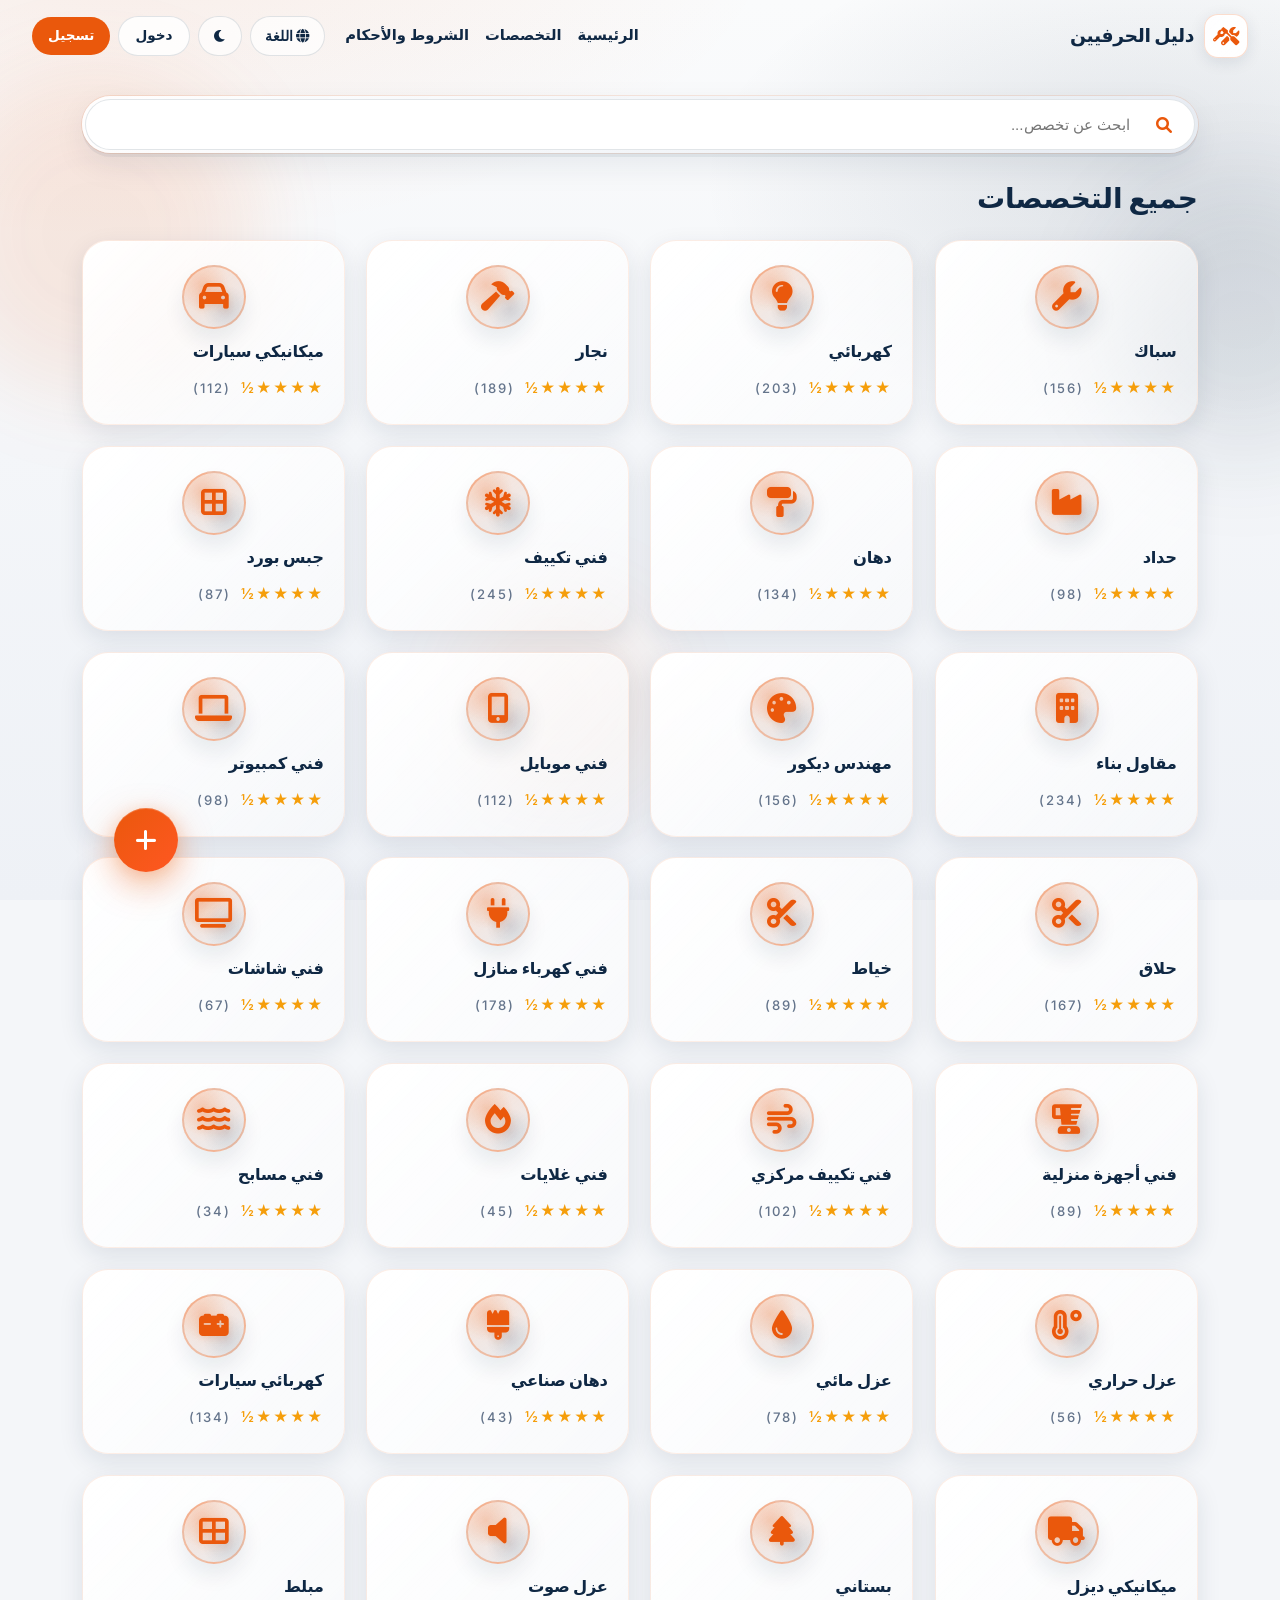
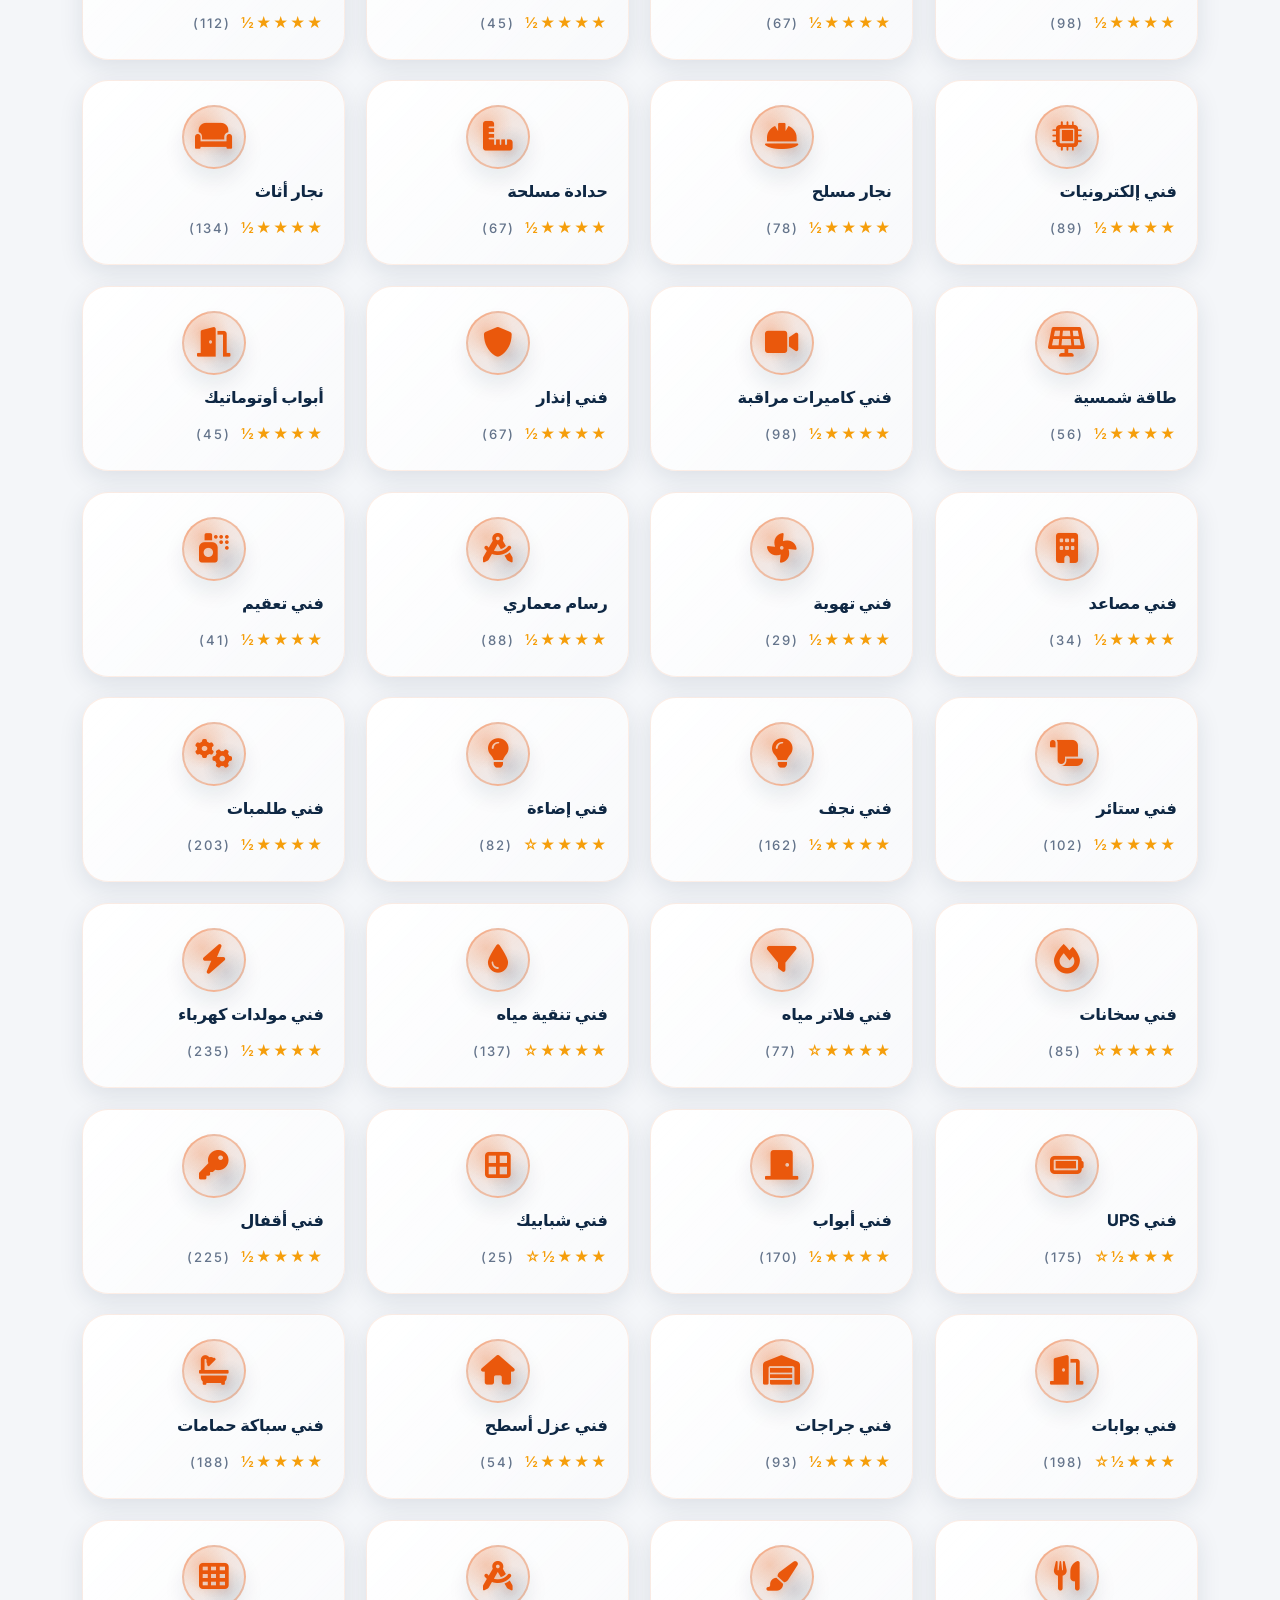
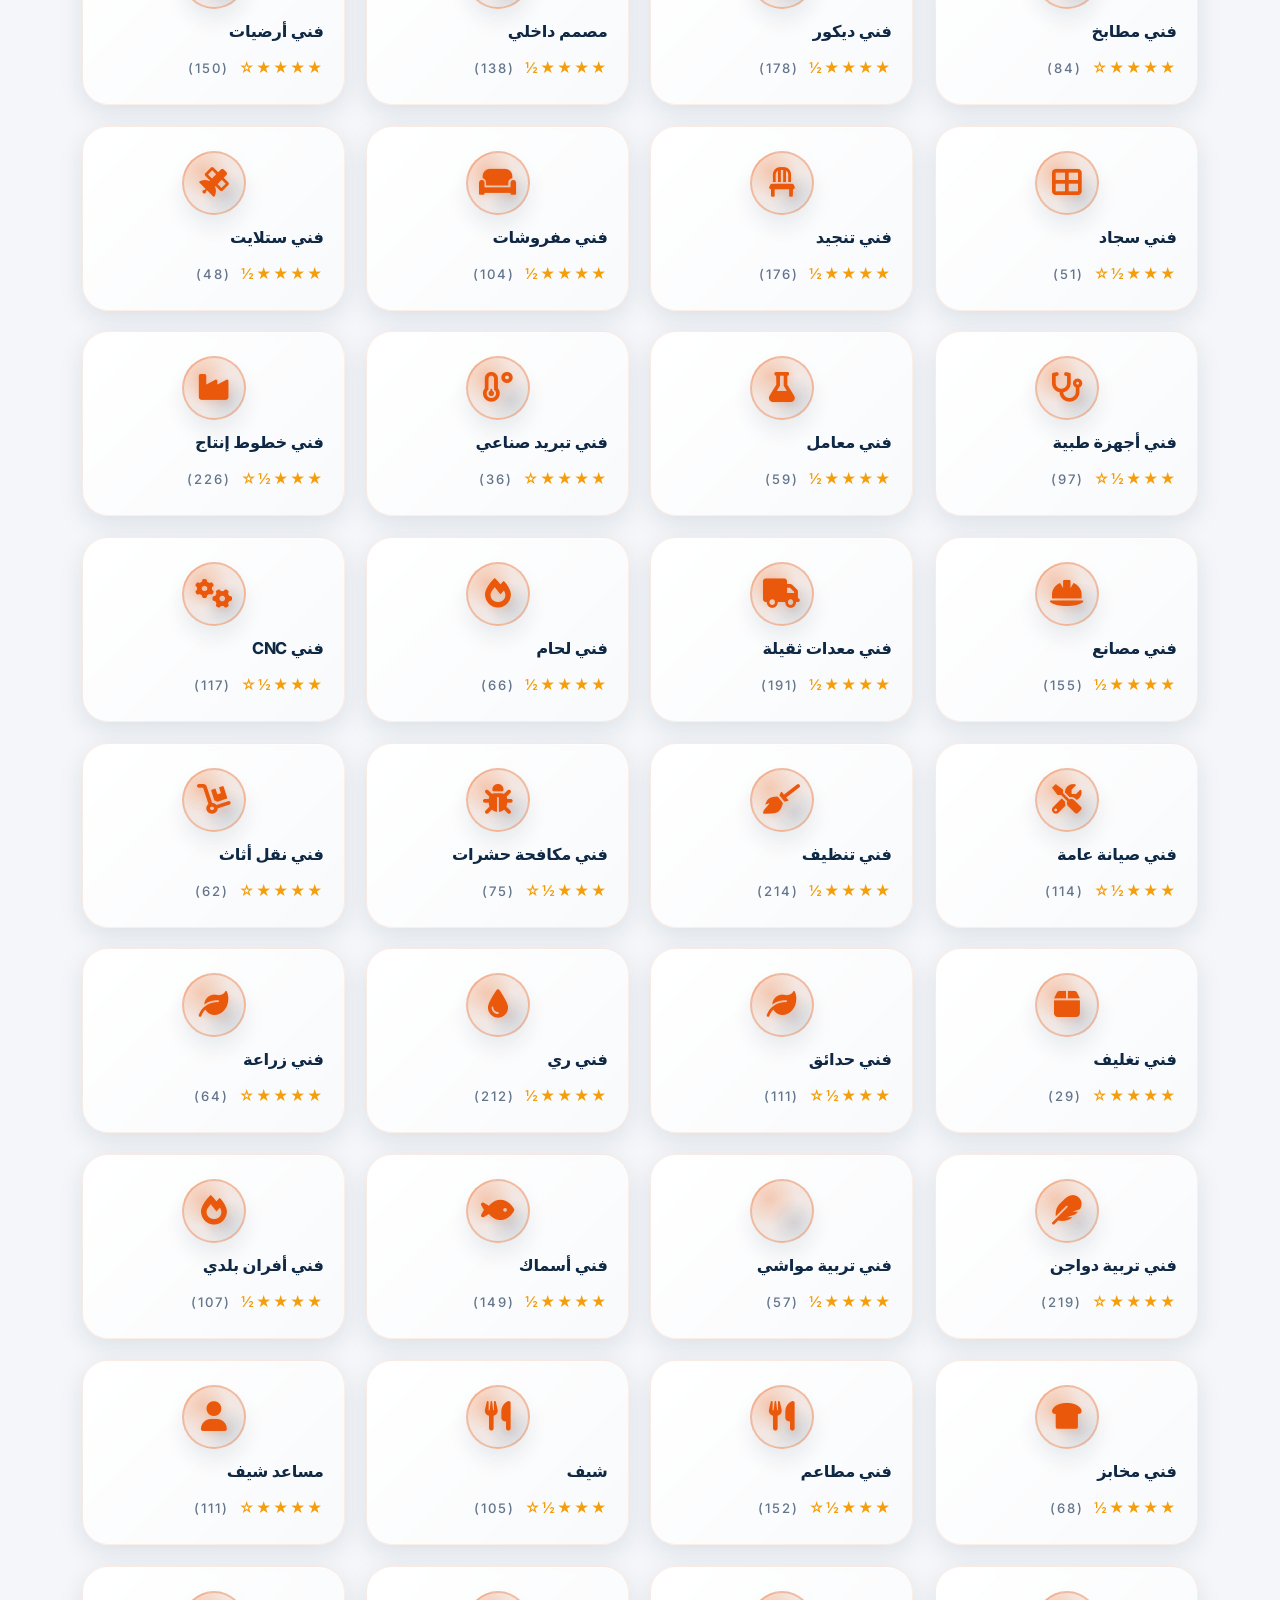
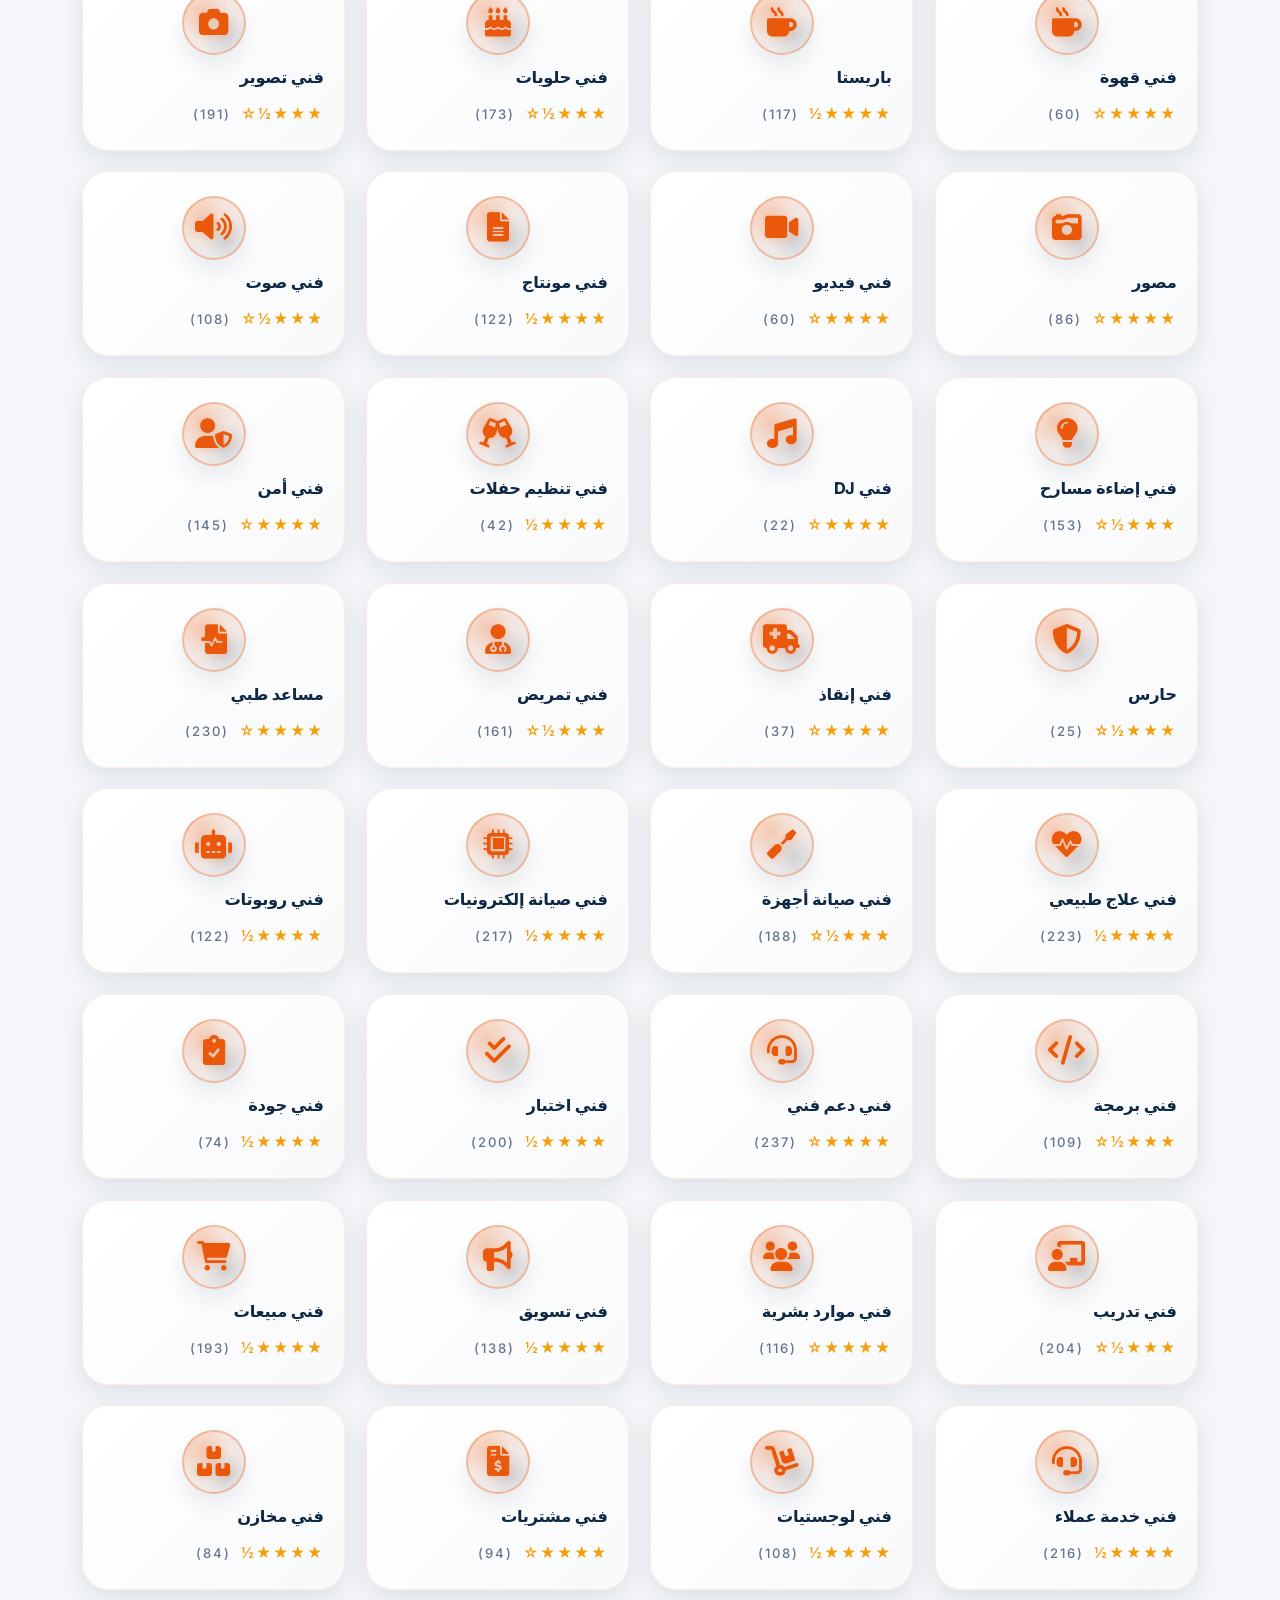
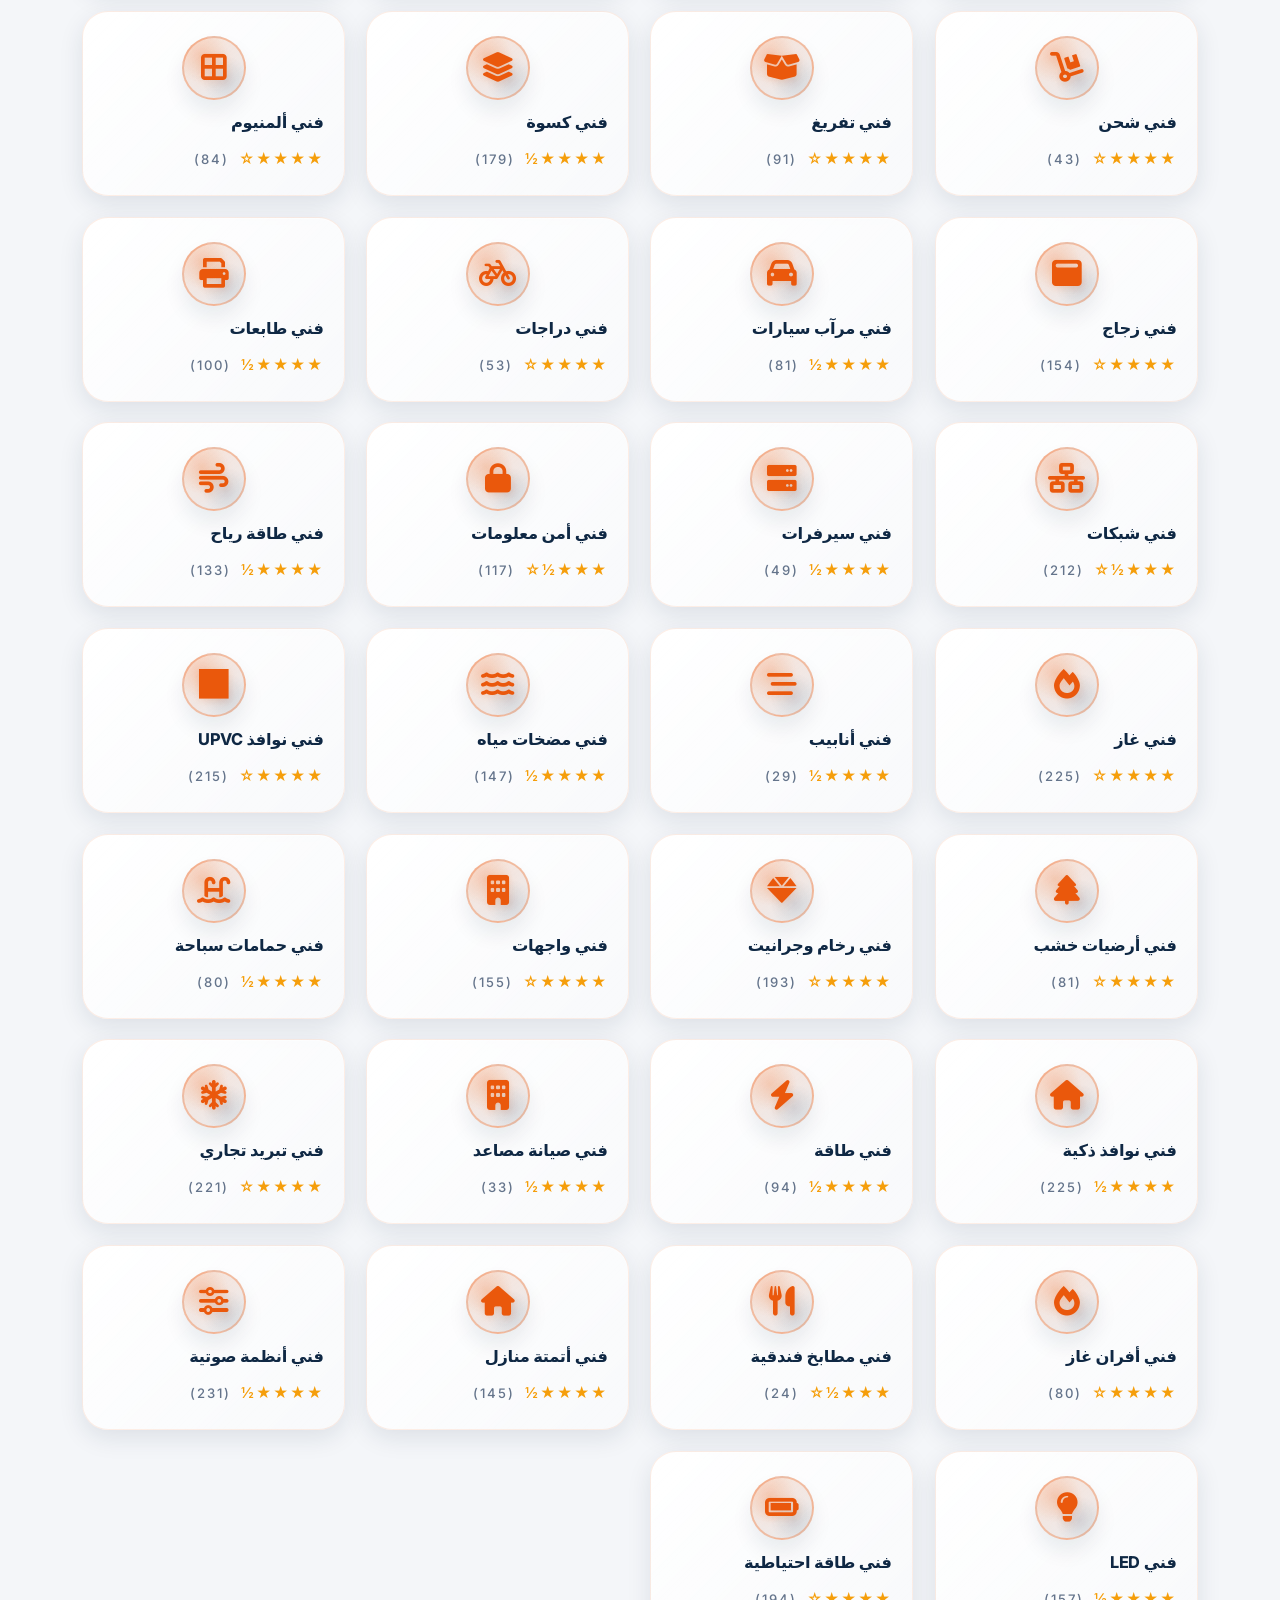
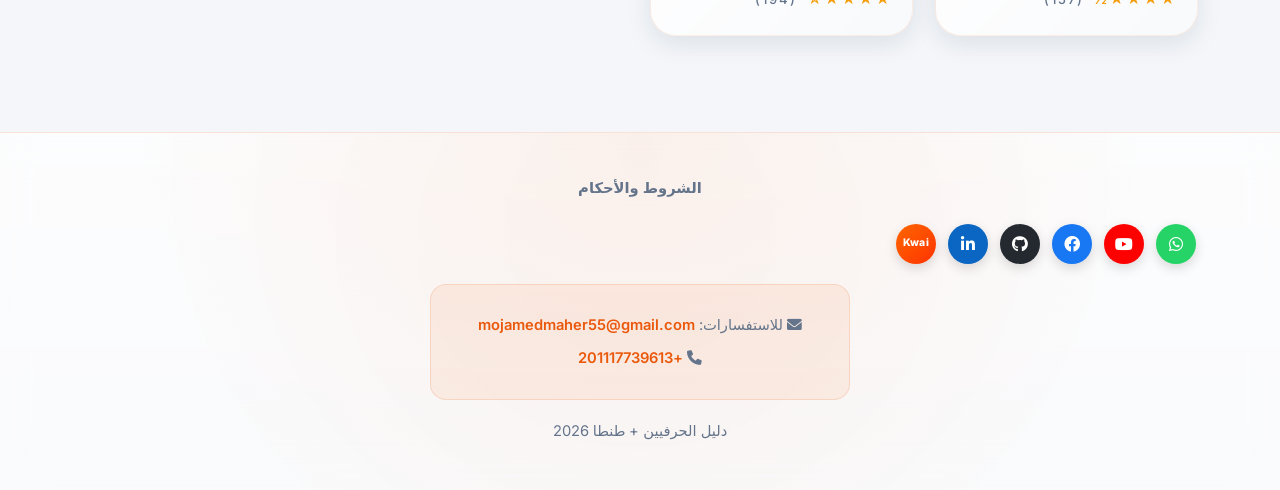
<file: all-specialties.html>
<!DOCTYPE html>
<html lang="ar" dir="rtl">
<head>
    <meta charset="UTF-8">
    <meta name="viewport" content="width=device-width, initial-scale=1.0">
    <title>جميع التخصصات — Handyman Directory + Tanta 2026</title>
    <link href="https://fonts.googleapis.com/css2?family=Inter:opsz,wght@14..32,400;500;600;700;800&display=swap" rel="stylesheet">
    <link rel="stylesheet" href="https://cdnjs.cloudflare.com/ajax/libs/font-awesome/6.0.0-beta3/css/all.min.css">
    <link rel="stylesheet" href="CSS/style.css">
    <link rel="icon" type="image/svg+xml" href="data:image/svg+xml,<svg xmlns='http://www.w3.org/2000/svg' viewBox='0 0 100 100'><text y='.9em' font-size='90'>🔧</text></svg>">
</head>
<body>
    <div class="page-bg" id="pageBg" aria-hidden="true">
        <div class="blob blob-1"></div>
        <div class="blob blob-2"></div>
        <div class="blob blob-3"></div>
    </div>

    <header class="site-header">
        <div class="logo">
            <a href="index.html">
                <span class="logo-mark" aria-hidden="true"><i class="fas fa-tools"></i><i class="fas fa-wrench" style="font-size:0.65em;margin-inline-start:-4px;"></i></span>
                <span data-i18n="app_name">دليل الحرفيين</span>
            </a>
        </div>
        <nav class="site-nav">
            <div class="site-nav-links">
                <a href="index.html" data-i18n="nav_home">الرئيسية</a>
                <a href="all-specialties.html" data-i18n="nav_specialties">التخصصات</a>
                <a href="terms.html" data-i18n="nav_terms">الشروط والأحكام</a>
            </div>
            <div class="nav-actions">
                <div class="dropdown lang-dropdown">
                    <button type="button" class="lang-toggle" id="langToggleBtn"><i class="fas fa-globe"></i> <span data-i18n="language">اللغة</span></button>
                    <div class="dropdown-panel">
                        <a href="#" data-lang="ar">العربية</a>
                        <a href="#" data-lang="en">English</a>
                        <a href="#" data-lang="fr">Français</a>
                    </div>
                </div>
                <button type="button" class="dark-toggle" id="darkToggle"><i class="fas fa-moon"></i></button>
                <div id="authSection"></div>
            </div>
        </nav>
    </header>

    <main class="container">
        <div class="search-section">
            <div class="search-3d-wrap">
                <div class="search-3d-inner">
                    <i class="fas fa-search search-icon" aria-hidden="true"></i>
                    <input type="text" id="searchInput" data-i18n-placeholder="search_placeholder" placeholder="" autocomplete="off">
                </div>
            </div>
        </div>
        <h1 class="section-title" data-i18n="all_specialties_title">جميع التخصصات</h1>
        <div class="specialties-grid" id="allSpecialtiesGrid"></div>
    </main>

    <div class="floating-menu">
        <button type="button" class="floating-btn" id="floatingMenuBtn" aria-label="Support menu"><i class="fas fa-plus"></i></button>
        <div class="floating-options" id="floatingOptions">
            <a href="https://wa.me/201272076840" target="_blank" rel="noopener noreferrer" class="float-option whatsapp"><i class="fab fa-whatsapp"></i> <span>WhatsApp</span></a>
            <button type="button" class="float-option chat" id="chatFloatBtn"><i class="fas fa-headset"></i> <span data-i18n="support">الدعم</span></button>
            <button type="button" class="float-option help" id="helpFloatBtn"><i class="fas fa-question-circle"></i> <span data-i18n="help">مساعدة</span></button>
        </div>
    </div>

    <div class="chat-window" id="chatWindow" role="dialog" aria-label="Support chat">
        <div class="chat-header">
            <span><i class="fas fa-headset"></i> <span data-i18n="support_chat_title">الدعم</span></span>
            <span id="closeChatBtn" class="close-window">&times;</span>
        </div>
        <div class="chat-messages" id="chatMessages"></div>
        <div class="chat-input-area" id="chatInputArea" style="display: none;">
            <input type="text" id="chatInput" data-i18n-placeholder="help_issue_placeholder">
            <button type="button" id="sendChatBtn"><i class="fas fa-paper-plane"></i></button>
        </div>
    </div>

    <div class="help-window" id="helpWindow" role="dialog" aria-label="Help">
        <div class="help-header">
            <span><i class="fas fa-question-circle"></i> <span data-i18n="help_window_title">المساعدة</span></span>
            <span id="closeHelpBtn" class="close-window">&times;</span>
        </div>
        <div class="help-form" id="helpForm">
            <div class="help-menu" id="helpMenu">
                <button type="button" class="help-menu-btn" data-action="create" data-i18n="help_faq_account"></button>
                <button type="button" class="help-menu-btn" data-action="request" data-i18n="help_faq_request"></button>
                <button type="button" class="help-menu-btn" data-action="other" data-i18n="help_other"></button>
                <button type="button" class="help-menu-btn" data-action="whatsapp" data-i18n="support"></button>
            </div>
            <div class="help-message-area" id="helpMessageArea" style="display: none;">
                <textarea id="helpMessageInput" rows="4" data-i18n-placeholder="help_issue_placeholder"></textarea>
                <button type="button" id="sendHelpMsgBtn" class="btn btn-primary" data-i18n="help_send"></button>
                <button type="button" id="backToHelpMenuBtn" class="btn btn-outline" data-i18n="help_back"></button>
            </div>
            <div class="help-confirmation" id="helpConfirmation" style="display: none;">
                <p><i class="fas fa-check-circle"></i> <span data-i18n="response_24h"></span></p>
                <button type="button" id="closeHelpConfirmBtn" class="btn btn-primary" data-i18n="help_ok"></button>
            </div>
        </div>
    </div>

    <footer class="site-footer-extended">
        <div class="footer-legal-row"><a href="terms.html" data-i18n="nav_terms"></a></div>
        <div class="social-icons social-icons-footer">
            <a href="https://wa.me/201272076840" target="_blank" rel="noopener noreferrer" class="social-link whatsapp" aria-label="WhatsApp"><i class="fab fa-whatsapp"></i></a>
            <a href="https://www.youtube.com/@technology840?si=-F7lMRBfchWRGMEw" target="_blank" rel="noopener noreferrer" class="social-link youtube" aria-label="YouTube"><i class="fab fa-youtube"></i></a>
            <a href="https://www.facebook.com/share/1JLDCWRJZP/" target="_blank" rel="noopener noreferrer" class="social-link facebook" aria-label="Facebook"><i class="fab fa-facebook"></i></a>
            <a href="https://github.com/elmshed7" target="_blank" rel="noopener noreferrer" class="social-link social-github" aria-label="GitHub"><i class="fab fa-github"></i></a>
            <a href="https://www.linkedin.com/in/mohamed-ahmed-382080377" target="_blank" rel="noopener noreferrer" class="social-link social-linkedin" aria-label="LinkedIn"><i class="fab fa-linkedin-in"></i></a>
            <a href="https://k.kwai.com/u/@elmshed7/4bzjCrBN" target="_blank" rel="noopener noreferrer" class="social-link social-kwai" aria-label="Kwai"><span class="kwai-label">Kwai</span></a>
        </div>
        <div class="allow-copy footer-contact-block">
            <div><i class="fas fa-envelope"></i> <span data-i18n="inquiries"></span> <a href="mailto:mojamedmaher55@gmail.com">mojamedmaher55@gmail.com</a></div>
            <div><i class="fas fa-phone"></i> <a href="tel:+201272076840">+201117739613</a></div>
        </div>
        <div data-i18n="copyright">دليل الحرفيين 2026</div>
    </footer>

    <script src="JavaScript/data.js"></script>
    <script src="JavaScript/i18n.js"></script>
    <script src="JavaScript/theme.js"></script>
    <script src="JavaScript/animations.js"></script>
    <script src="JavaScript/ui.js"></script>
    <script src="JavaScript/auth.js"></script>
    <script src="JavaScript/specialties.js"></script>
    <script src="JavaScript/main.js"></script>
    <script>
        document.addEventListener("DOMContentLoaded", function () {
            App.initAllSpecialties();
            document.querySelector(".site-header").classList.toggle("is-solid", window.scrollY > 24);
        });
    </script>
</body>
</html>
</file>
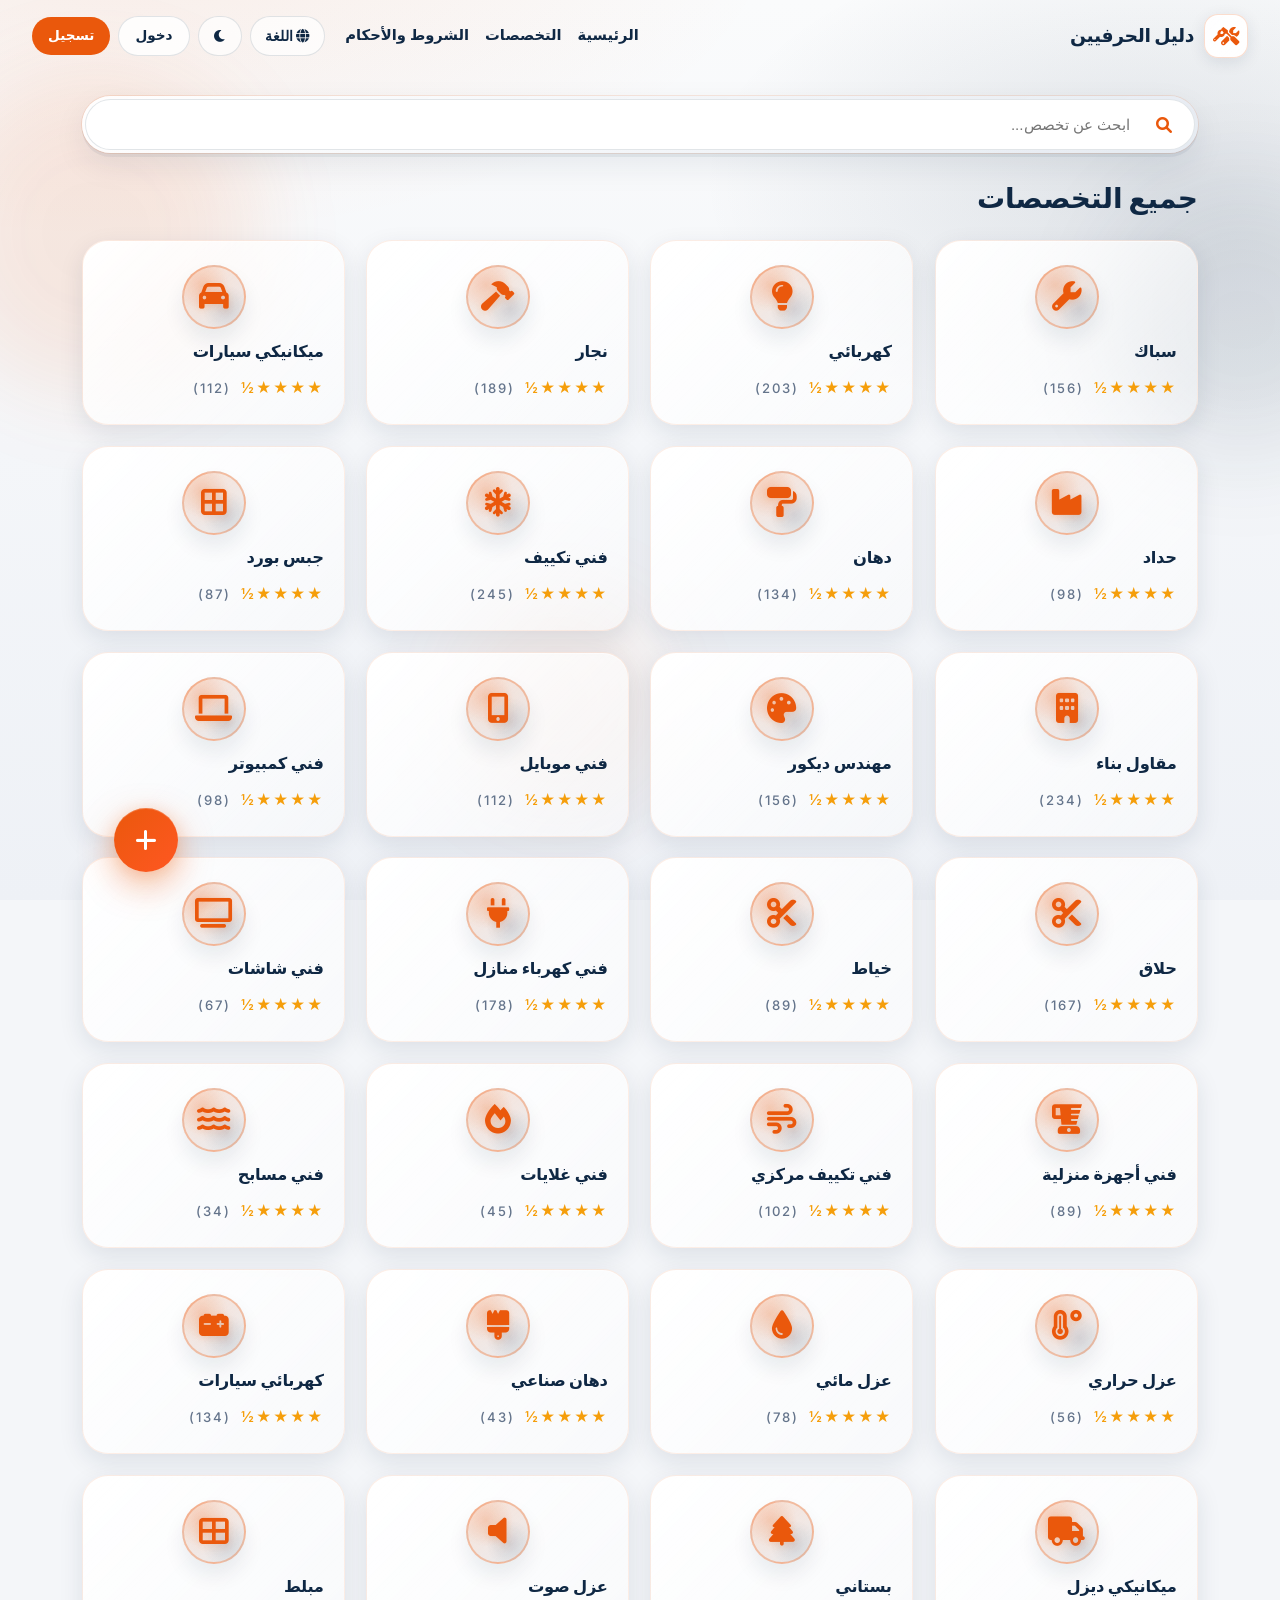
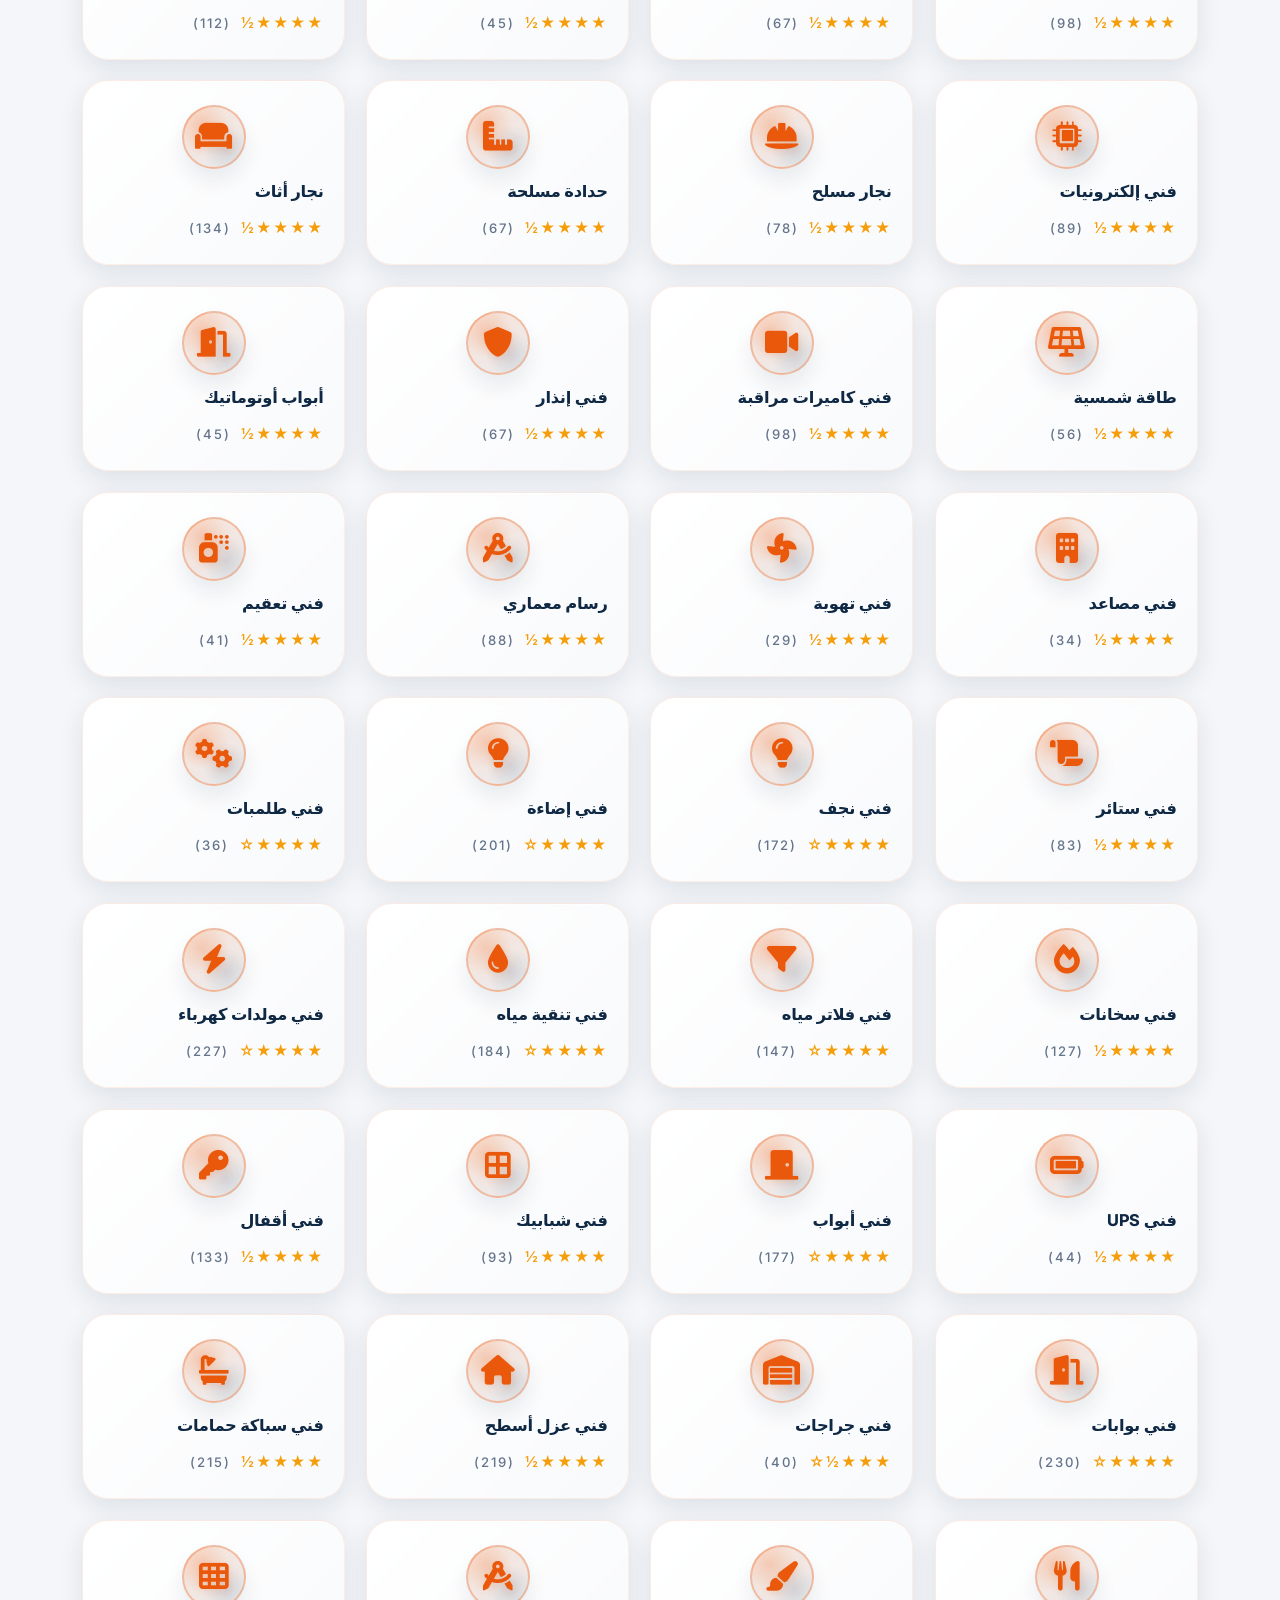
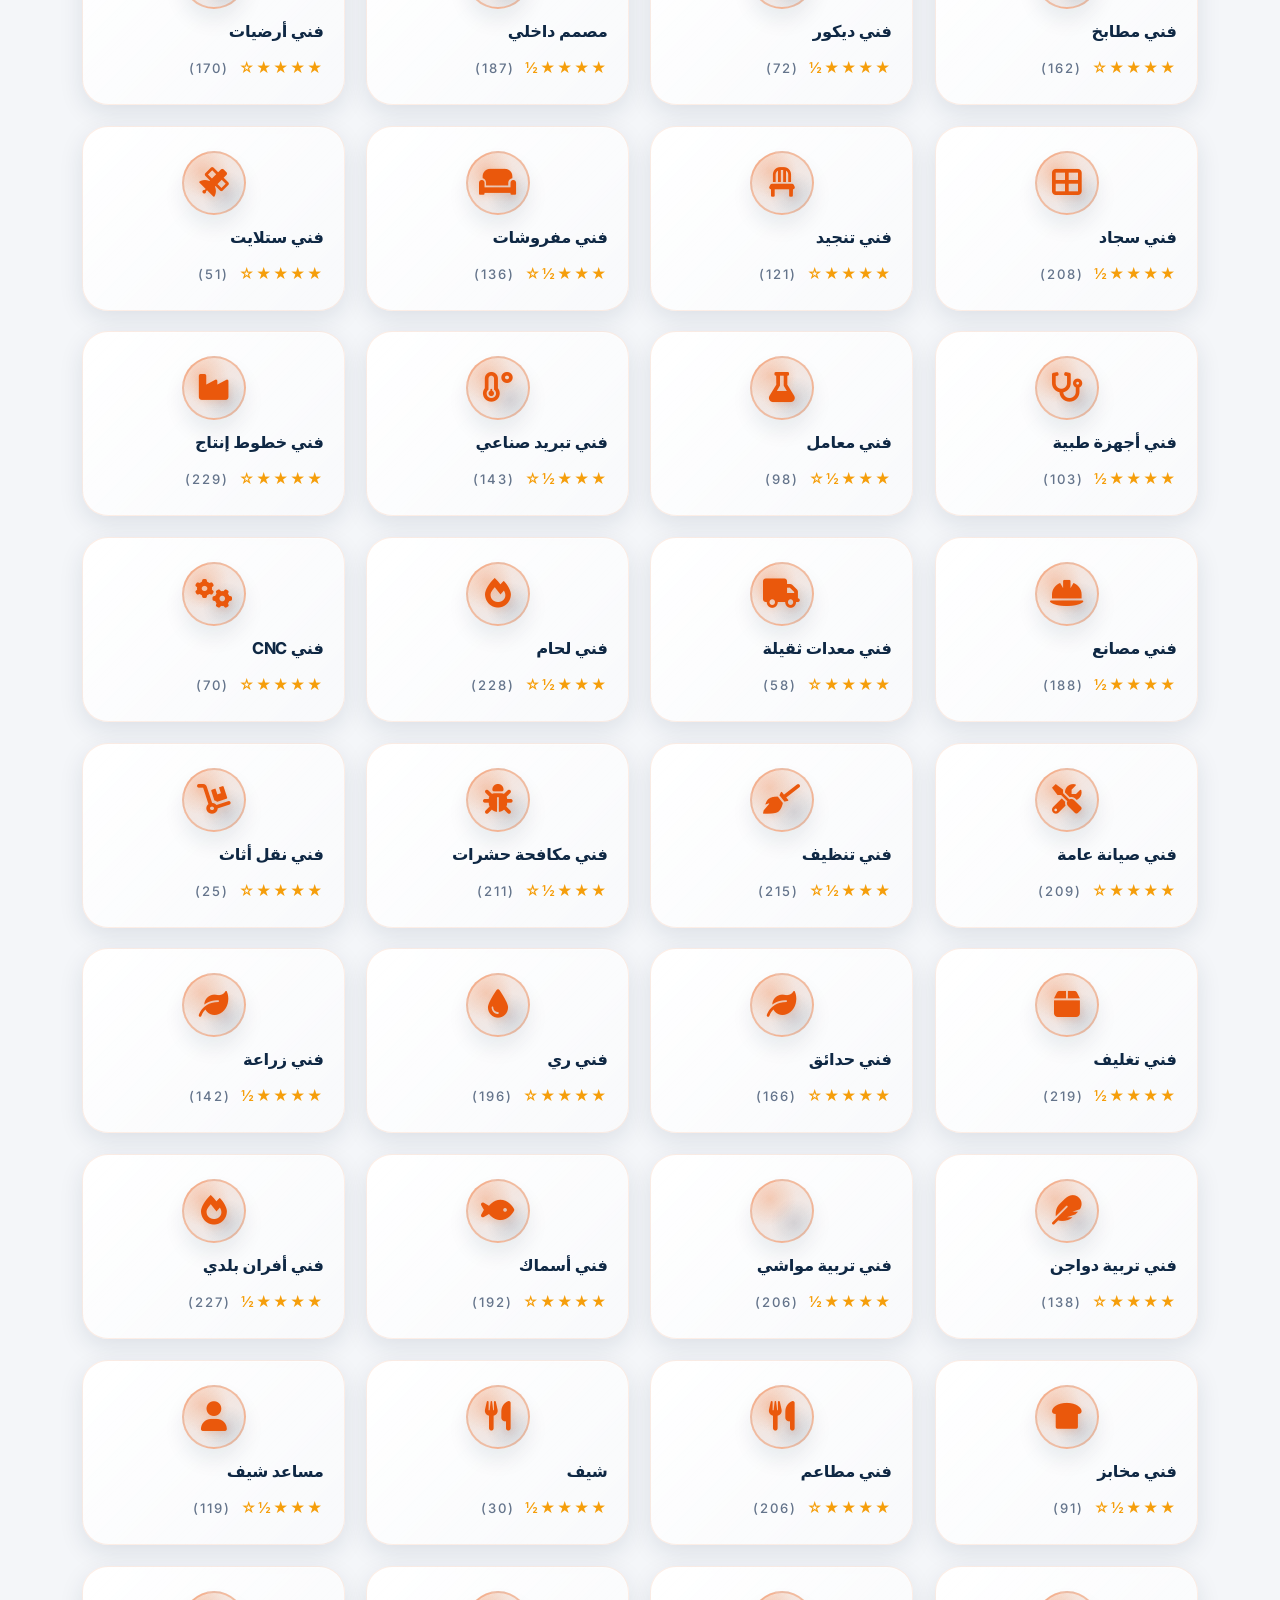
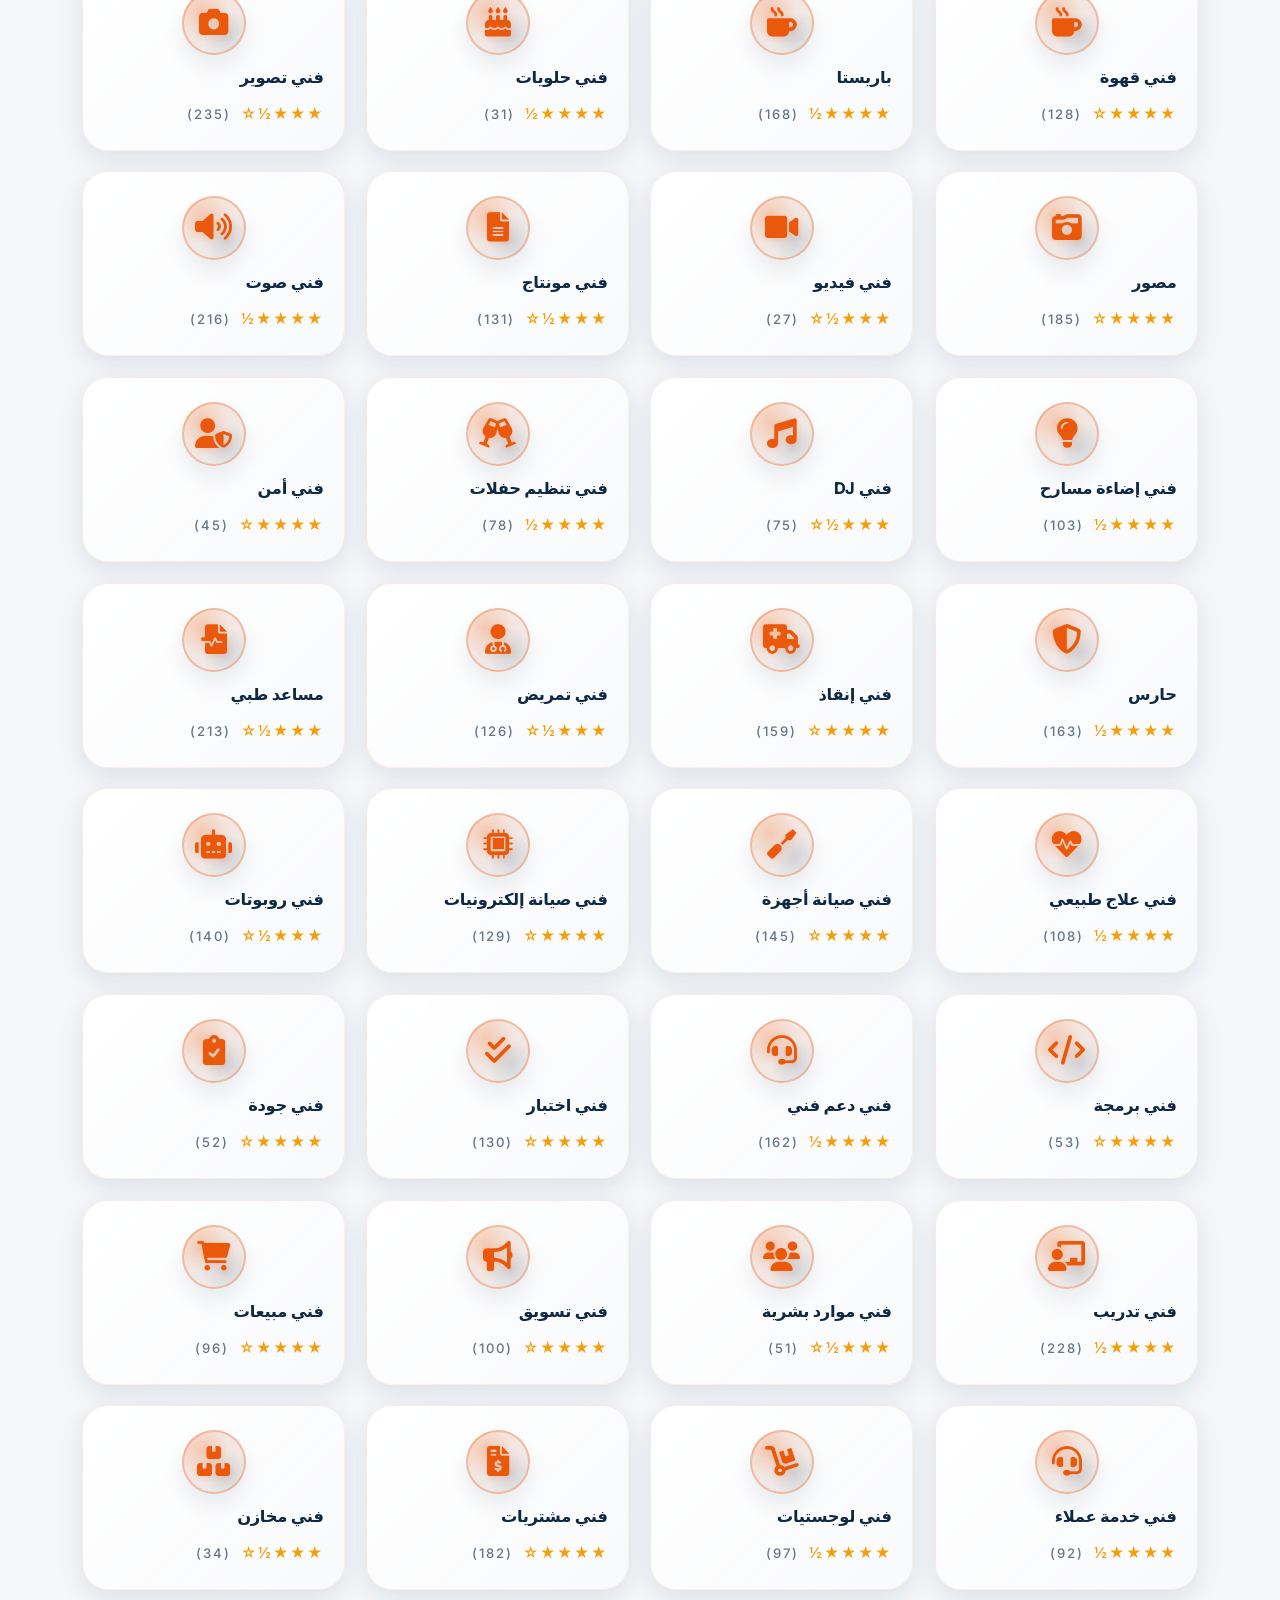
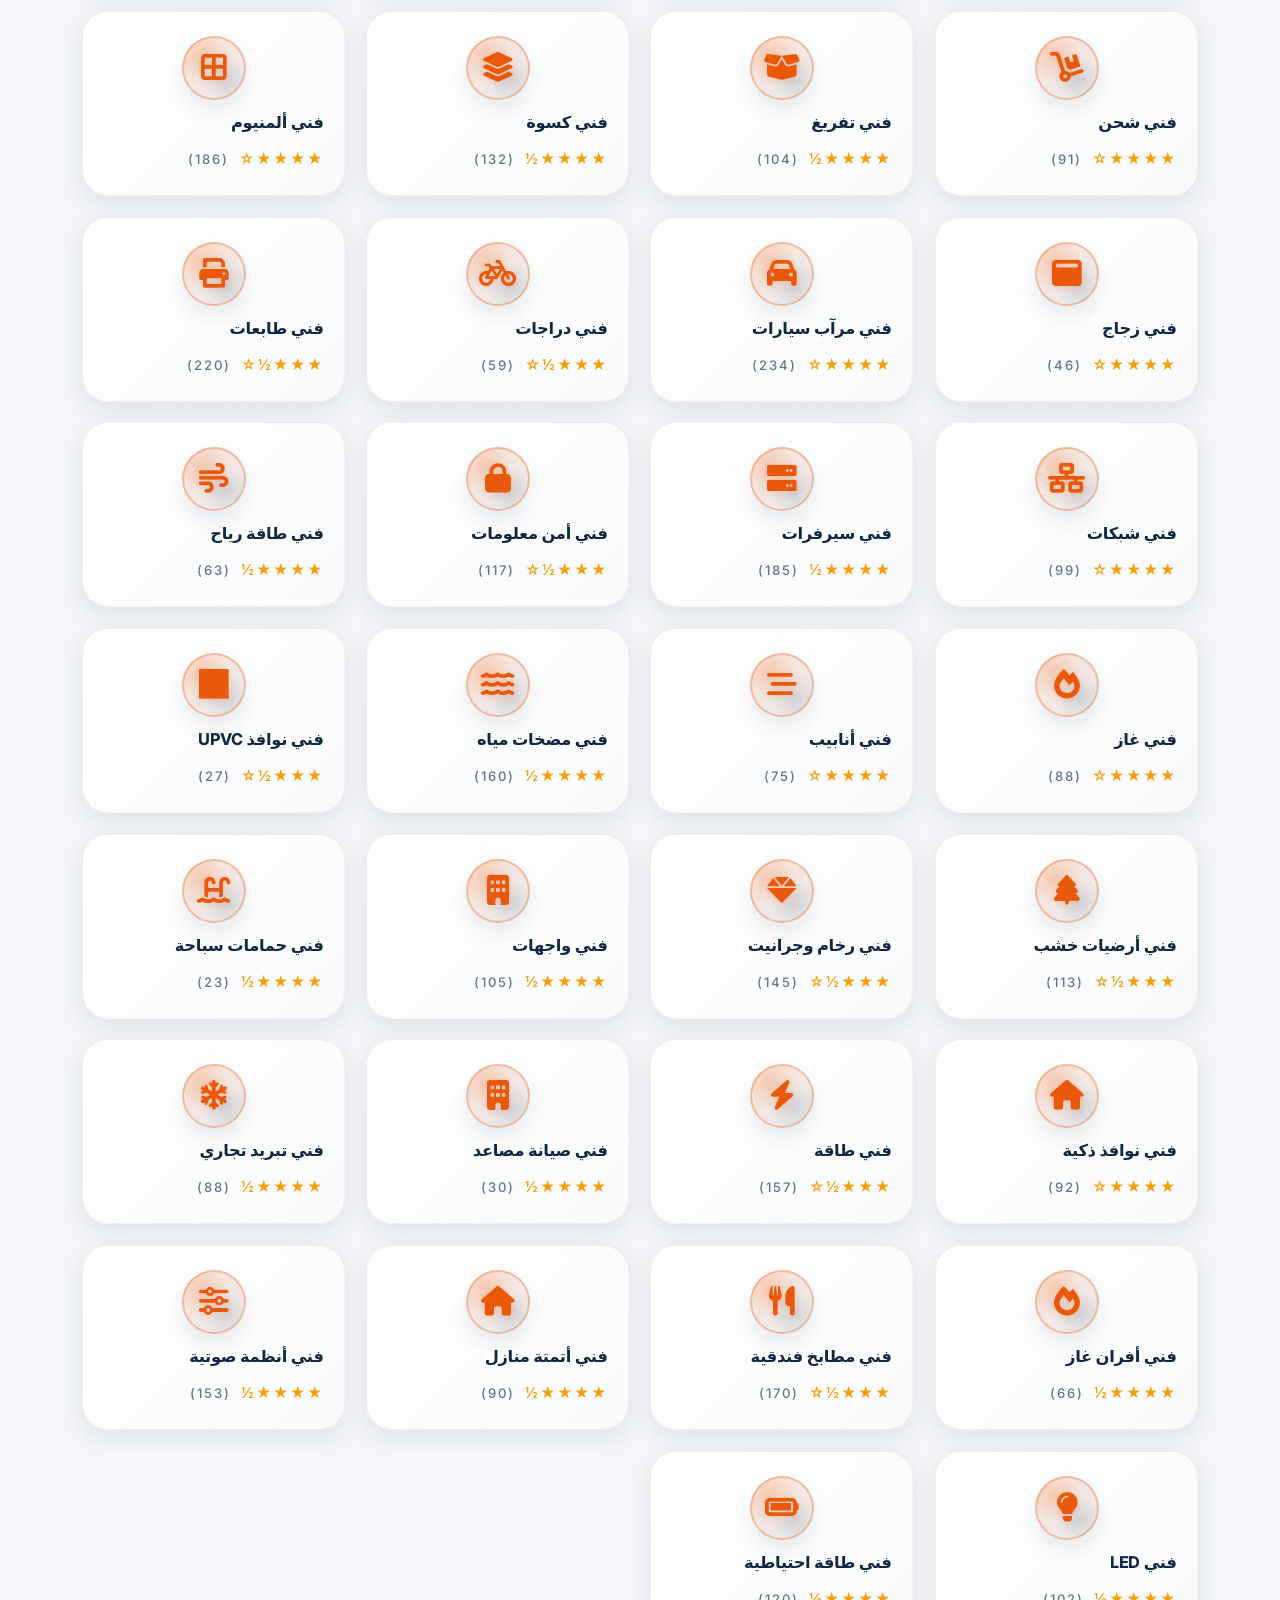
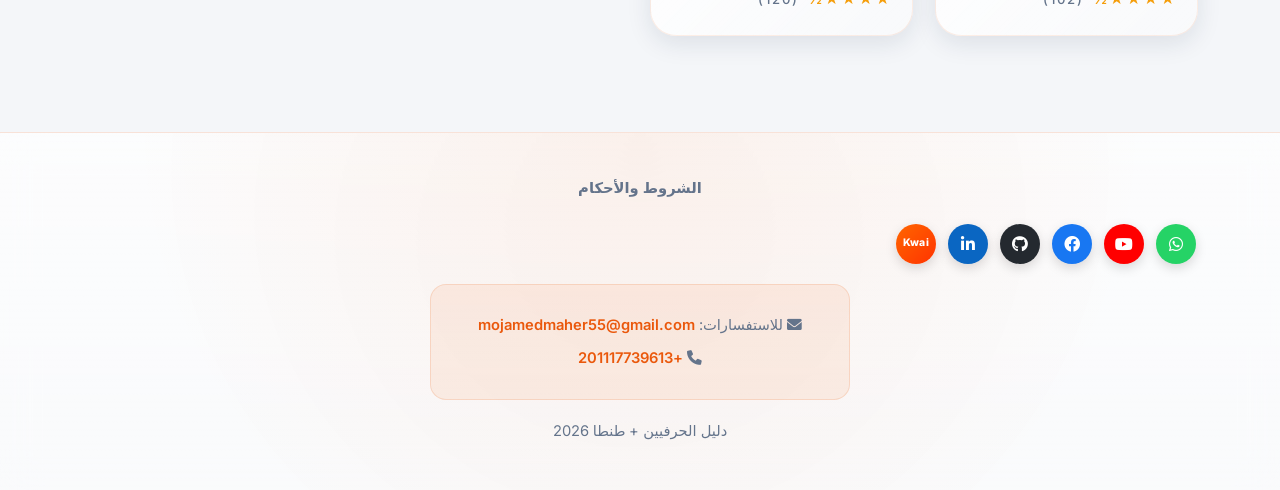
<file: all.html>
<!DOCTYPE html>
<html lang="en">
<head>
    <meta charset="UTF-8">
    <meta name="viewport" content="width=device-width, initial-scale=1.0">
    <meta http-equiv="refresh" content="0; url=all-specialties.html">
    <title>Redirecting…</title>
    <link rel="canonical" href="all-specialties.html">
</head>
<body>
    <p style="font-family: system-ui, sans-serif; padding: 2rem;">Redirecting to <a href="all-specialties.html">all specialties</a>…</p>
    <script>window.location.replace("all-specialties.html");</script>
</body>
</html>
</file>
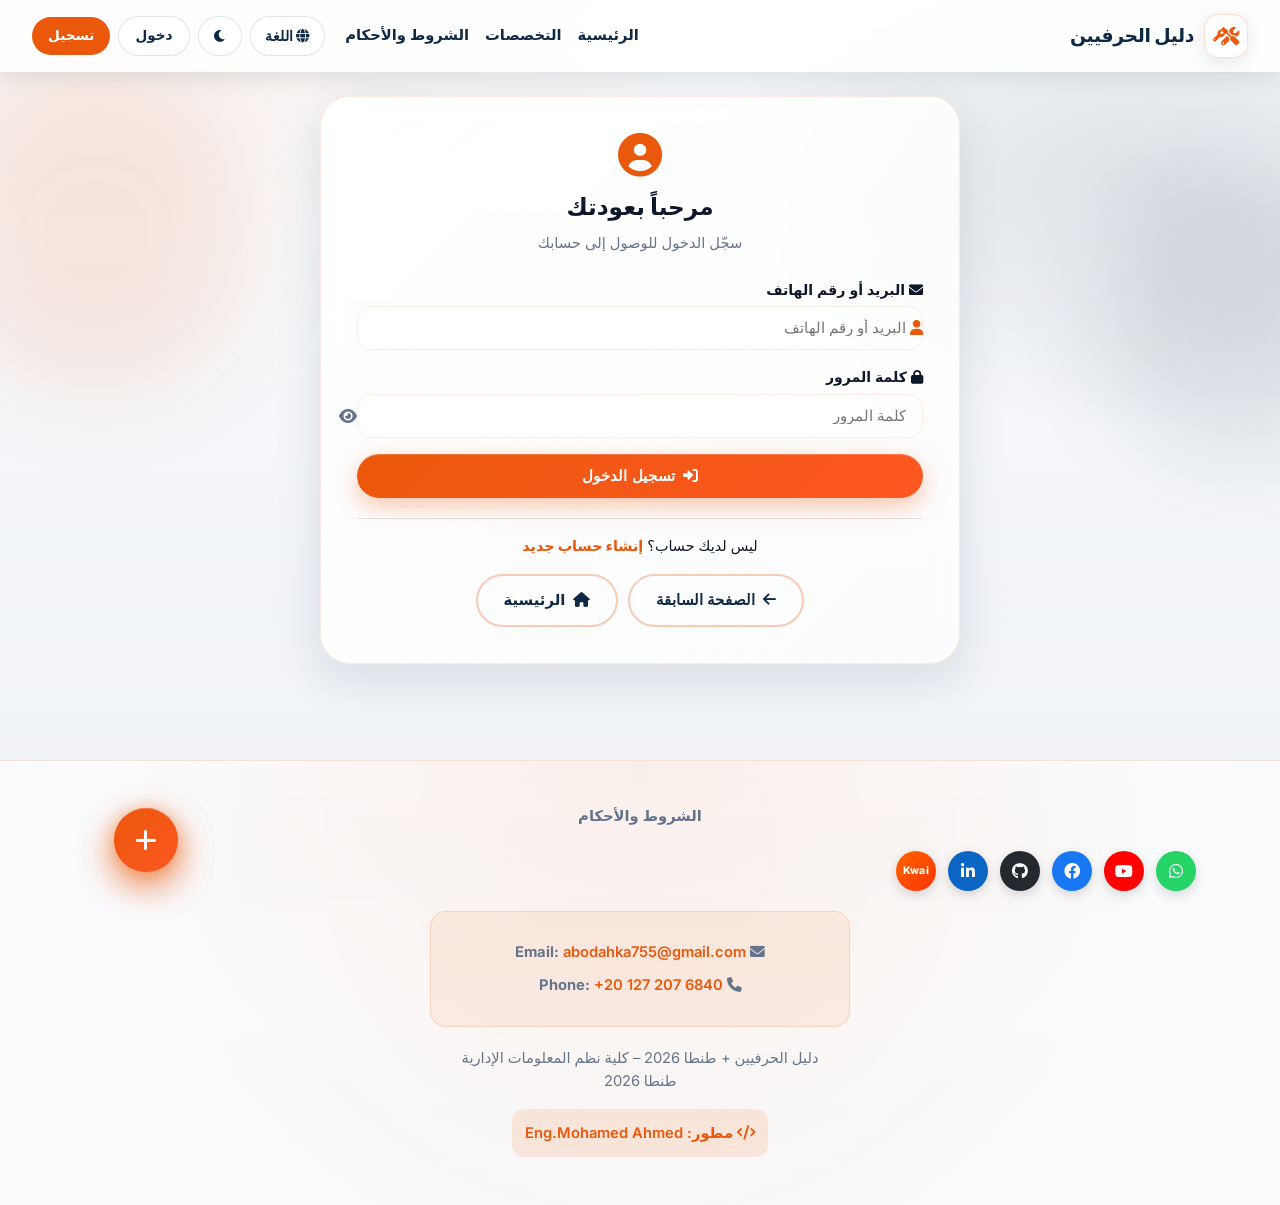
<file: dashboard.html>
<!DOCTYPE html>
<html lang="ar" dir="rtl">
<head>
    <meta charset="UTF-8">
    <meta name="viewport" content="width=device-width, initial-scale=1.0">
    <title>لوحة التحكم — Handyman Directory + Tanta 2026</title>
    <link href="https://fonts.googleapis.com/css2?family=Inter:opsz,wght@14..32,400;500;600;700;800&display=swap" rel="stylesheet">
    <link rel="stylesheet" href="https://cdnjs.cloudflare.com/ajax/libs/font-awesome/6.0.0-beta3/css/all.min.css">
    <link rel="stylesheet" href="CSS/style.css">
    <link rel="icon" type="image/svg+xml" href="data:image/svg+xml,<svg xmlns='http://www.w3.org/2000/svg' viewBox='0 0 100 100'><text y='.9em' font-size='90'>🔧</text></svg>">
</head>
<body>
    <div class="page-bg" id="pageBg" aria-hidden="true"><div class="blob blob-1"></div></div>

    <header class="site-header">
        <div class="logo">
            <a href="index.html">
                <span class="logo-mark" aria-hidden="true"><i class="fas fa-tools"></i><i class="fas fa-wrench" style="font-size:0.65em;margin-inline-start:-4px;"></i></span>
                <span data-i18n="app_name">دليل الحرفيين</span>
            </a>
        </div>
        <nav class="site-nav">
            <div class="site-nav-links">
                <a href="index.html" data-i18n="nav_home">الرئيسية</a>
                <a href="all-specialties.html" data-i18n="nav_specialties">التخصصات</a>
                <a href="terms.html" data-i18n="nav_terms">الشروط والأحكام</a>
            </div>
            <div class="nav-actions">
                <div class="dropdown lang-dropdown">
                    <button type="button" class="lang-toggle" id="langToggleBtn"><i class="fas fa-globe"></i> <span data-i18n="language">اللغة</span></button>
                    <div class="dropdown-panel">
                        <a href="#" data-lang="ar">العربية</a>
                        <a href="#" data-lang="en">English</a>
                        <a href="#" data-lang="fr">Français</a>
                    </div>
                </div>
                <button type="button" class="dark-toggle" id="darkToggle"><i class="fas fa-moon"></i></button>
                <div id="authSection"></div>
            </div>
        </nav>
    </header>

    <main class="container">
        <div class="dashboard-wrapper">
            <aside class="sidebar">
                <ul>
                    <li><a href="#" class="active" data-section="requests"><i class="fas fa-list"></i> <span data-i18n="my_orders"></span></a></li>
                    <li><a href="#" data-section="profile"><i class="fas fa-user-edit"></i> <span data-i18n="edit_profile"></span></a></li>
                    <li><a href="#" data-section="settings"><i class="fas fa-cog"></i> <span data-i18n="settings"></span></a></li>
                    <li><a href="#" id="logoutSidebar"><i class="fas fa-sign-out-alt"></i> <span data-i18n="logout"></span></a></li>
                </ul>
            </aside>
            <div class="dashboard-main">
                <div class="welcome-banner">
                    <h3><i class="fas fa-smile-wink"></i> <span id="welcomeMessage"></span></h3>
                    <div class="badge"><i class="fas fa-calendar-alt"></i> <span id="currentDate"></span></div>
                </div>

                <div id="requestsSection" class="dashboard-card">
                    <h3><i class="fas fa-history"></i> <span data-i18n="past_orders"></span> <span id="ordersCount" class="stats-badge">0</span></h3>
                    <ul id="ordersList" class="orders-list"></ul>
                </div>

                <div id="profileSection" class="dashboard-card" style="display: none;">
                    <h3><i class="fas fa-user-edit"></i> <span data-i18n="edit_profile"></span></h3>
                    <form id="editProfileForm">
                        <div class="form-row">
                            <div class="form-group half"><label data-i18n="first_name"></label><input type="text" id="editFname" required></div>
                            <div class="form-group half"><label data-i18n="last_name"></label><input type="text" id="editLname" required></div>
                        </div>
                        <div class="form-group"><label data-i18n="email"></label><input type="email" id="editEmail" disabled></div>
                        <div class="form-group"><label data-i18n="phone"></label><div class="phone-input-group"><span class="phone-prefix">+20</span><input type="tel" id="editPhone" required></div></div>
                        <div class="form-group"><label data-i18n="birth_date"></label><input type="date" id="editBirthDate" required></div>
                        <div class="form-group"><label data-i18n="address"></label><input type="text" id="editAddress"></div>
                        <div class="form-group"><label data-i18n="new_password"></label><div class="password-wrapper"><input type="password" id="editPassword"><i class="fas fa-eye password-toggle" id="toggleEditPassword"></i></div></div>
                        <button type="submit" class="btn btn-primary btn-block" data-i18n="save_changes"></button>
                        <div id="profileUpdateMsg" class="success-msg" style="display: none;"></div>
                    </form>
                </div>

                <div id="settingsSection" class="dashboard-card" style="display: none;">
                    <h3><i class="fas fa-cog"></i> <span data-i18n="settings"></span></h3>
                    <div class="form-group">
                        <label data-i18n="delete_account"></label>
                        <button type="button" id="deleteAccountBtn" class="btn btn-outline" style="border-color: rgba(220,38,38,0.5); color: var(--error);" data-i18n="delete_account_confirm"></button>
                    </div>
                </div>
            </div>
        </div>
    </main>

    <div class="floating-menu">
        <button type="button" class="floating-btn" id="floatingMenuBtn"><i class="fas fa-plus"></i></button>
        <div class="floating-options" id="floatingOptions">
            <a href="https://wa.me/201272076840" target="_blank" rel="noopener noreferrer" class="float-option whatsapp"><i class="fab fa-whatsapp"></i> WhatsApp</a>
            <button type="button" class="float-option chat" id="chatFloatBtn"><i class="fas fa-headset"></i> <span data-i18n="support"></span></button>
            <button type="button" class="float-option help" id="helpFloatBtn"><i class="fas fa-question-circle"></i> <span data-i18n="help"></span></button>
        </div>
    </div>
    <div class="chat-window" id="chatWindow">
        <div class="chat-header"><span><i class="fas fa-headset"></i> <span data-i18n="support_chat_title"></span></span><span id="closeChatBtn" class="close-window">&times;</span></div>
        <div class="chat-messages" id="chatMessages"></div>
        <div class="chat-input-area" id="chatInputArea" style="display: none;"><input type="text" id="chatInput"><button type="button" id="sendChatBtn"><i class="fas fa-paper-plane"></i></button></div>
    </div>
    <div class="help-window" id="helpWindow">
        <div class="help-header"><span><i class="fas fa-question-circle"></i> <span data-i18n="help_window_title"></span></span><span id="closeHelpBtn" class="close-window">&times;</span></div>
        <div class="help-form" id="helpForm">
            <div class="help-menu" id="helpMenu">
                <button type="button" class="help-menu-btn" data-action="create" data-i18n="help_faq_account"></button>
                <button type="button" class="help-menu-btn" data-action="request" data-i18n="help_faq_request"></button>
                <button type="button" class="help-menu-btn" data-action="other" data-i18n="help_other"></button>
                <button type="button" class="help-menu-btn" data-action="whatsapp" data-i18n="support"></button>
            </div>
            <div class="help-message-area" id="helpMessageArea" style="display: none;">
                <textarea id="helpMessageInput" rows="4"></textarea>
                <button type="button" id="sendHelpMsgBtn" class="btn btn-primary" data-i18n="help_send"></button>
                <button type="button" id="backToHelpMenuBtn" class="btn btn-outline" data-i18n="help_back"></button>
            </div>
            <div class="help-confirmation" id="helpConfirmation" style="display: none;">
                <p><i class="fas fa-check-circle"></i> <span data-i18n="response_24h"></span></p>
                <button type="button" id="closeHelpConfirmBtn" class="btn btn-primary" data-i18n="help_ok"></button>
            </div>
        </div>
    </div>

    <footer class="site-footer-extended">
        <div class="footer-legal-row"><a href="terms.html" data-i18n="nav_terms"></a></div>
        <div class="social-icons social-icons-footer">
            <a href="https://wa.me/201272076840" target="_blank" rel="noopener noreferrer" class="social-link whatsapp" aria-label="WhatsApp"><i class="fab fa-whatsapp"></i></a>
            <a href="https://www.youtube.com/@technology840?si=-F7lMRBfchWRGMEw" target="_blank" rel="noopener noreferrer" class="social-link youtube" aria-label="YouTube"><i class="fab fa-youtube"></i></a>
            <a href="https://www.facebook.com/share/1JLDCWRJZP/" target="_blank" rel="noopener noreferrer" class="social-link facebook" aria-label="Facebook"><i class="fab fa-facebook"></i></a>
            <a href="https://github.com/elmshed7" target="_blank" rel="noopener noreferrer" class="social-link social-github" aria-label="GitHub"><i class="fab fa-github"></i></a>
            <a href="https://www.linkedin.com/in/mohamed-ahmed-382080377" target="_blank" rel="noopener noreferrer" class="social-link social-linkedin" aria-label="LinkedIn"><i class="fab fa-linkedin-in"></i></a>
            <a href="https://k.kwai.com/u/@elmshed7/4bzjCrBN" target="_blank" rel="noopener noreferrer" class="social-link social-kwai" aria-label="Kwai"><span class="kwai-label">Kwai</span></a>
        </div>
        <div class="allow-copy footer-contact-block">
            <div><i class="fas fa-envelope"></i> <span data-i18n="inquiries"></span> <a href="mailto:abodahka755@gmail.com">abodahka755@gmail.com</a></div>
            <div><i class="fas fa-phone"></i> <a href="tel:+201272076840">+20 127 207 6840</a></div>
        </div>
        <div data-i18n="copyright"></div>
    </footer>

    <script src="JavaScript/data.js"></script>
    <script src="JavaScript/i18n.js"></script>
    <script src="JavaScript/theme.js"></script>
    <script src="JavaScript/animations.js"></script>
    <script src="JavaScript/ui.js"></script>
    <script src="JavaScript/auth.js"></script>
    <script src="JavaScript/specialties.js"></script>
    <script src="JavaScript/dashboard.js"></script>
    <script src="JavaScript/main.js"></script>
    <script>
        document.addEventListener("DOMContentLoaded", function () {
            App.initDashboard();
            document.querySelector(".site-header").classList.add("is-solid");
        });
    </script>
</body>
</html>
</file>
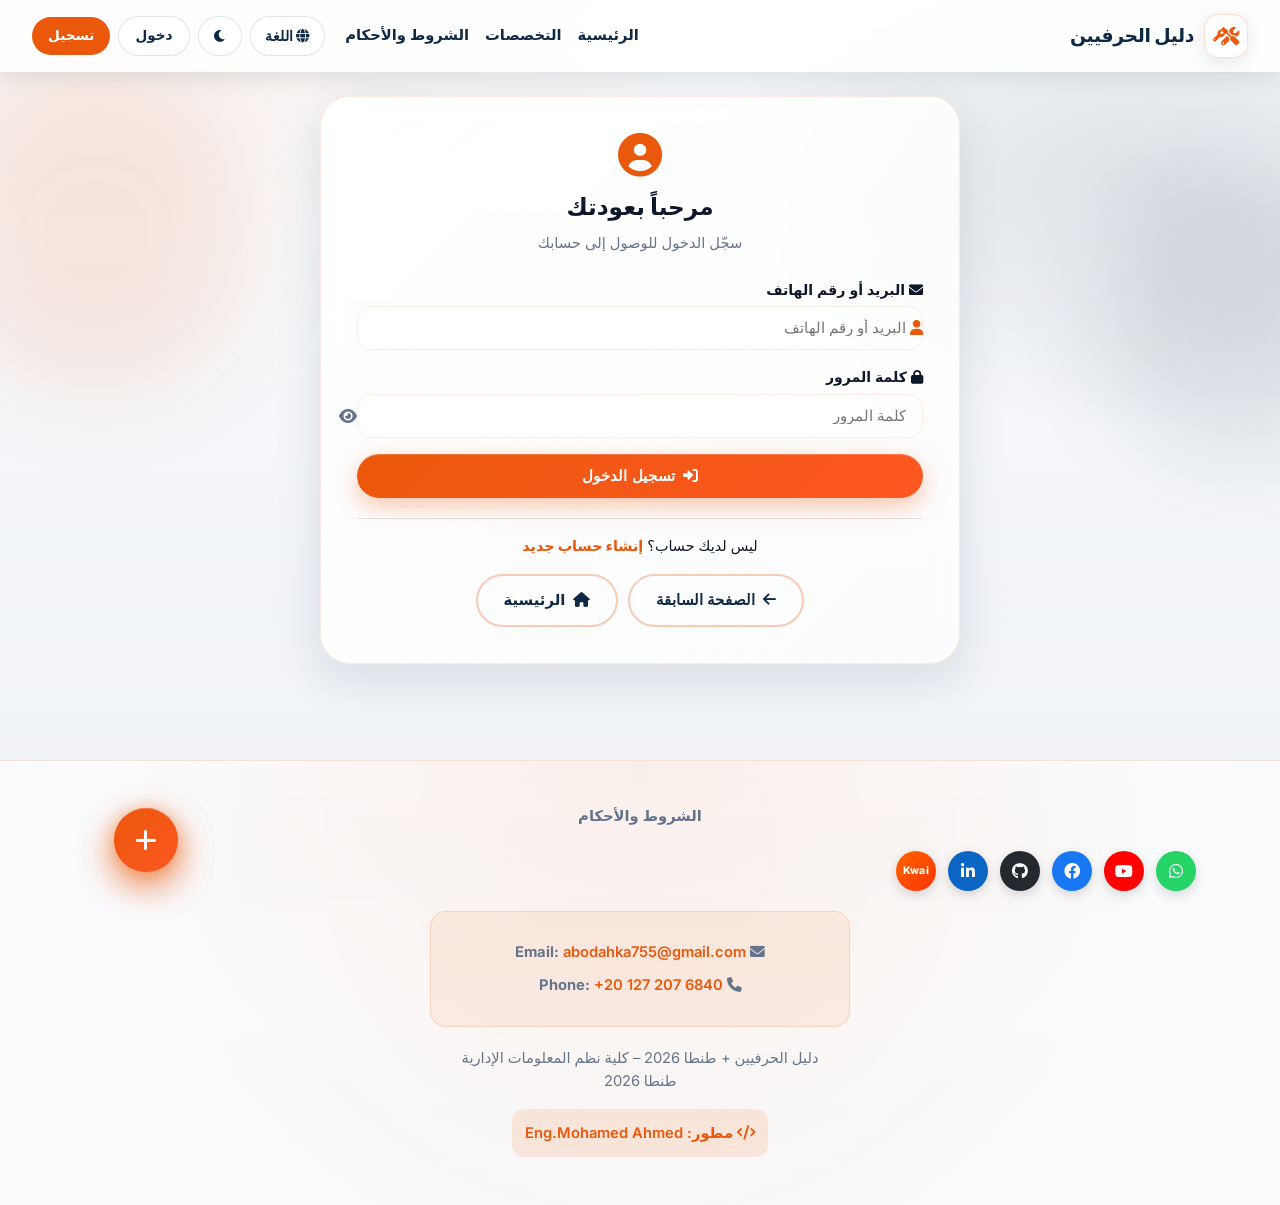
<file: login.html>
<!DOCTYPE html>
<html lang="ar" dir="rtl">
<head>
    <meta charset="UTF-8">
    <meta name="viewport" content="width=device-width, initial-scale=1.0">
    <title>تسجيل الدخول — Handyman Directory + Tanta 2026</title>
    <link href="https://fonts.googleapis.com/css2?family=Inter:opsz,wght@14..32,400;500;600;700;800&display=swap" rel="stylesheet">
    <link rel="stylesheet" href="https://cdnjs.cloudflare.com/ajax/libs/font-awesome/6.0.0-beta3/css/all.min.css">
    <link rel="stylesheet" href="CSS/style.css">
    <link rel="icon" type="image/svg+xml" href="data:image/svg+xml,<svg xmlns='http://www.w3.org/2000/svg' viewBox='0 0 100 100'><text y='.9em' font-size='90'>🔧</text></svg>">
</head>
<body>
    <div class="page-bg" id="pageBg" aria-hidden="true"><div class="blob blob-1"></div><div class="blob blob-2"></div></div>

    <header class="site-header">
        <div class="logo">
            <a href="index.html">
                <span class="logo-mark" aria-hidden="true"><i class="fas fa-tools"></i><i class="fas fa-wrench" style="font-size:0.65em;margin-inline-start:-4px;"></i></span>
                <span data-i18n="app_name">دليل الحرفيين</span>
            </a>
        </div>
        <nav class="site-nav">
            <div class="site-nav-links">
                <a href="index.html" data-i18n="nav_home">الرئيسية</a>
                <a href="all-specialties.html" data-i18n="nav_specialties">التخصصات</a>
                <a href="terms.html" data-i18n="nav_terms">الشروط والأحكام</a>
            </div>
            <div class="nav-actions">
                <div class="dropdown lang-dropdown">
                    <button type="button" class="lang-toggle" id="langToggleBtn"><i class="fas fa-globe"></i> <span data-i18n="language">اللغة</span></button>
                    <div class="dropdown-panel">
                        <a href="#" data-lang="ar">العربية</a>
                        <a href="#" data-lang="en">English</a>
                        <a href="#" data-lang="fr">Français</a>
                    </div>
                </div>
                <button type="button" class="dark-toggle" id="darkToggle"><i class="fas fa-moon"></i></button>
                <div id="authSection"></div>
            </div>
        </nav>
    </header>

    <main class="container">
        <div class="form-card">
            <div class="form-header-icon"><i class="fas fa-user-circle"></i></div>
            <h2 class="form-title" data-i18n="login_title">مرحباً بعودتك</h2>
            <p class="form-subtitle" data-i18n="login_subtitle">سجّل الدخول</p>
            <form id="loginForm">
                <div class="form-group">
                    <label><i class="fas fa-envelope"></i> <span data-i18n="email_or_phone">البريد أو الهاتف</span></label>
                    <div class="input-icon-wrapper">
                        <i class="fas fa-user input-icon" aria-hidden="true"></i>
                        <input type="text" id="loginIdentifier" required autocomplete="username" data-i18n-placeholder="email_or_phone" placeholder="">
                    </div>
                </div>
                <div class="form-group">
                    <label><i class="fas fa-lock"></i> <span data-i18n="password">كلمة المرور</span></label>
                    <div class="password-wrapper">
                        <input type="password" id="loginPassword" required autocomplete="current-password" data-i18n-placeholder="password" placeholder="">
                        <i class="fas fa-eye password-toggle" id="toggleLoginPassword" role="button" tabindex="0"></i>
                    </div>
                </div>
                <button type="submit" class="btn btn-primary btn-block"><i class="fas fa-sign-in-alt"></i> <span data-i18n="login">دخول</span></button>
            </form>
            <div class="auth-footer">
                <p><span data-i18n="no_account"></span> <a href="signup.html" data-i18n="create_account"></a></p>
            </div>
            <div class="navigation-buttons">
                <button type="button" onclick="history.back()" class="btn btn-outline"><i class="fas fa-arrow-left"></i> <span data-i18n="back_previous"></span></button>
                <a href="index.html" class="btn btn-outline"><i class="fas fa-home"></i> <span data-i18n="back_home"></span></a>
            </div>
        </div>
    </main>

    <div class="floating-menu">
        <div class="floating-options" id="floatingOptions">
            <a href="https://wa.me/201272076840" target="_blank" rel="noopener noreferrer" class="float-option whatsapp"><i class="fab fa-whatsapp"></i> <span>WhatsApp</span></a>
            <button type="button" class="float-option chat" id="chatFloatBtn"><i class="fas fa-headset"></i> <span data-i18n="support">الدعم</span></button>
            <button type="button" class="float-option help" id="helpFloatBtn"><i class="fas fa-question-circle"></i> <span data-i18n="help">مساعدة</span></button>
        </div>
        <button type="button" class="floating-btn" id="floatingMenuBtn" aria-expanded="false" aria-label="Support menu"><i class="fas fa-plus"></i></button>
    </div>

    <div class="chat-window" id="chatWindow" role="dialog" aria-label="Support chat">
        <div class="chat-header">
            <span><i class="fas fa-headset"></i> <span data-i18n="support_chat_title">الدعم الفني</span></span>
            <span id="closeChatBtn" class="close-window" role="button" tabindex="0">&times;</span>
        </div>
        <div class="chat-messages" id="chatMessages"></div>
        <div class="chat-input-area" id="chatInputArea" style="display: none;">
            <input type="text" id="chatInput" data-i18n-placeholder="help_issue_placeholder" placeholder="">
            <button type="button" id="sendChatBtn" aria-label="Send"><i class="fas fa-paper-plane"></i></button>
        </div>
    </div>

    <div class="help-window" id="helpWindow" role="dialog" aria-label="Help">
        <div class="help-header">
            <span><i class="fas fa-question-circle"></i> <span data-i18n="help_window_title">المساعدة</span></span>
            <span id="closeHelpBtn" class="close-window" role="button" tabindex="0">&times;</span>
        </div>
        <div class="help-form" id="helpForm">
            <div class="help-menu" id="helpMenu">
                <button type="button" class="help-menu-btn" data-action="create" data-i18n="help_faq_account">كيف أنشئ حساباً؟</button>
                <button type="button" class="help-menu-btn" data-action="request" data-i18n="help_faq_request">كيف أطلب خدمة؟</button>
                <button type="button" class="help-menu-btn" data-action="other" data-i18n="help_other">مشكلة أخرى</button>
                <button type="button" class="help-menu-btn" data-action="whatsapp" data-i18n="support">واتساب</button>
            </div>
            <div class="help-message-area" id="helpMessageArea" style="display: none;">
                <textarea id="helpMessageInput" rows="4" data-i18n-placeholder="help_issue_placeholder"></textarea>
                <button type="button" id="sendHelpMsgBtn" class="btn btn-primary" data-i18n="help_send">إرسال</button>
                <button type="button" id="backToHelpMenuBtn" class="btn btn-outline" data-i18n="help_back">رجوع</button>
            </div>
            <div class="help-confirmation" id="helpConfirmation" style="display: none;">
                <p><i class="fas fa-check-circle" aria-hidden="true"></i> <span data-i18n="response_24h">سنرد خلال 24 ساعة.</span></p>
                <button type="button" id="closeHelpConfirmBtn" class="btn btn-primary" data-i18n="help_ok">حسناً</button>
            </div>
        </div>
    </div>

    <div class="floating-menu">
        <div class="floating-options" id="floatingOptions">
            <a href="https://wa.me/201272076840" target="_blank" rel="noopener noreferrer" class="float-option whatsapp"><i class="fab fa-whatsapp"></i> <span>WhatsApp</span></a>
            <button type="button" class="float-option chat" id="chatFloatBtn"><i class="fas fa-headset"></i> <span data-i18n="support">الدعم</span></button>
            <button type="button" class="float-option help" id="helpFloatBtn"><i class="fas fa-question-circle"></i> <span data-i18n="help">مساعدة</span></button>
        </div>
        <button type="button" class="floating-btn" id="floatingMenuBtn" aria-expanded="false" aria-label="Support menu"><i class="fas fa-plus"></i></button>
    </div>

    <div class="chat-window" id="chatWindow" role="dialog" aria-label="Support chat">
        <div class="chat-header">
            <span><i class="fas fa-headset"></i> <span data-i18n="support_chat_title">الدعم الفني</span></span>
            <span id="closeChatBtn" class="close-window" role="button" tabindex="0">&times;</span>
        </div>
        <div class="chat-messages" id="chatMessages"></div>
        <div class="chat-input-area" id="chatInputArea" style="display: none;">
            <input type="text" id="chatInput" data-i18n-placeholder="help_issue_placeholder" placeholder="">
            <button type="button" id="sendChatBtn" aria-label="Send"><i class="fas fa-paper-plane"></i></button>
        </div>
    </div>

    <div class="help-window" id="helpWindow" role="dialog" aria-label="Help">
        <div class="help-header">
            <span><i class="fas fa-question-circle"></i> <span data-i18n="help_window_title">المساعدة</span></span>
            <span id="closeHelpBtn" class="close-window" role="button" tabindex="0">&times;</span>
        </div>
        <div class="help-form" id="helpForm">
            <div class="help-menu" id="helpMenu">
                <button type="button" class="help-menu-btn" data-action="create" data-i18n="help_faq_account">كيف أنشئ حساباً؟</button>
                <button type="button" class="help-menu-btn" data-action="request" data-i18n="help_faq_request">كيف أطلب خدمة؟</button>
                <button type="button" class="help-menu-btn" data-action="other" data-i18n="help_other">مشكلة أخرى</button>
                <button type="button" class="help-menu-btn" data-action="whatsapp" data-i18n="support">واتساب</button>
            </div>
            <div class="help-message-area" id="helpMessageArea" style="display: none;">
                <textarea id="helpMessageInput" rows="4" data-i18n-placeholder="help_issue_placeholder"></textarea>
                <button type="button" id="sendHelpMsgBtn" class="btn btn-primary" data-i18n="help_send">إرسال</button>
                <button type="button" id="backToHelpMenuBtn" class="btn btn-outline" data-i18n="help_back">رجوع</button>
            </div>
            <div class="help-confirmation" id="helpConfirmation" style="display: none;">
                <p><i class="fas fa-check-circle" aria-hidden="true"></i> <span data-i18n="response_24h">سنرد خلال 24 ساعة.</span></p>
                <button type="button" id="closeHelpConfirmBtn" class="btn btn-primary" data-i18n="help_ok">حسناً</button>
            </div>
        </div>
    </div>

    <footer class="site-footer-extended">
        <div class="footer-legal-row"><a href="terms.html" data-i18n="nav_terms"></a></div>
        <div class="social-icons social-icons-footer">
            <a href="https://wa.me/201272076840" target="_blank" rel="noopener noreferrer" class="social-link whatsapp" aria-label="WhatsApp"><i class="fab fa-whatsapp"></i></a>
            <a href="https://www.youtube.com/@technology840?si=-F7lMRBfchWRGMEw" target="_blank" rel="noopener noreferrer" class="social-link youtube" aria-label="YouTube"><i class="fab fa-youtube"></i></a>
            <a href="https://www.facebook.com/share/1JLDCWRJZP/" target="_blank" rel="noopener noreferrer" class="social-link facebook" aria-label="Facebook"><i class="fab fa-facebook"></i></a>
            <a href="https://github.com/elmshed7" target="_blank" rel="noopener noreferrer" class="social-link social-github" aria-label="GitHub"><i class="fab fa-github"></i></a>
            <a href="https://www.linkedin.com/in/mohamed-ahmed-382080377" target="_blank" rel="noopener noreferrer" class="social-link social-linkedin" aria-label="LinkedIn"><i class="fab fa-linkedin-in"></i></a>
            <a href="https://k.kwai.com/u/@elmshed7/4bzjCrBN" target="_blank" rel="noopener noreferrer" class="social-link social-kwai" aria-label="Kwai"><span class="kwai-label">Kwai</span></a>
        </div>
        <div class="allow-copy footer-contact-block">
            <div><i class="fas fa-envelope"></i> <strong>Email:</strong> <a href="mailto:abodahka755@gmail.com">abodahka755@gmail.com</a></div>
            <div><i class="fas fa-phone"></i> <strong>Phone:</strong> <a href="tel:+201272076840">+20 127 207 6840</a></div>
        </div>
        <div class="footer-main-text"><span data-i18n="copyright">Handyman Directory Tanta 2026</span> – <span data-i18n="faculty">Faculty of Administrative Information Systems</span></div>
        <div class="footer-year" data-i18n="year">Tanta 2026</div>
        <div class="developer"><i class="fas fa-code"></i> <span data-i18n="developer">Developed by Mohamed Ahmed</span></div>
    </footer>

    <script src="JavaScript/data.js"></script>
    <script src="JavaScript/i18n.js"></script>
    <script src="JavaScript/theme.js"></script>
    <script src="JavaScript/animations.js"></script>
    <script src="JavaScript/ui.js"></script>
    <script src="JavaScript/auth.js"></script>
    <script src="JavaScript/specialties.js"></script>
    <script src="JavaScript/main.js"></script>
    <script>
        document.addEventListener("DOMContentLoaded", function () {
            App.initLogin();
            document.querySelector(".site-header").classList.add("is-solid");
        });
    </script>
</body>
</html>
</file>
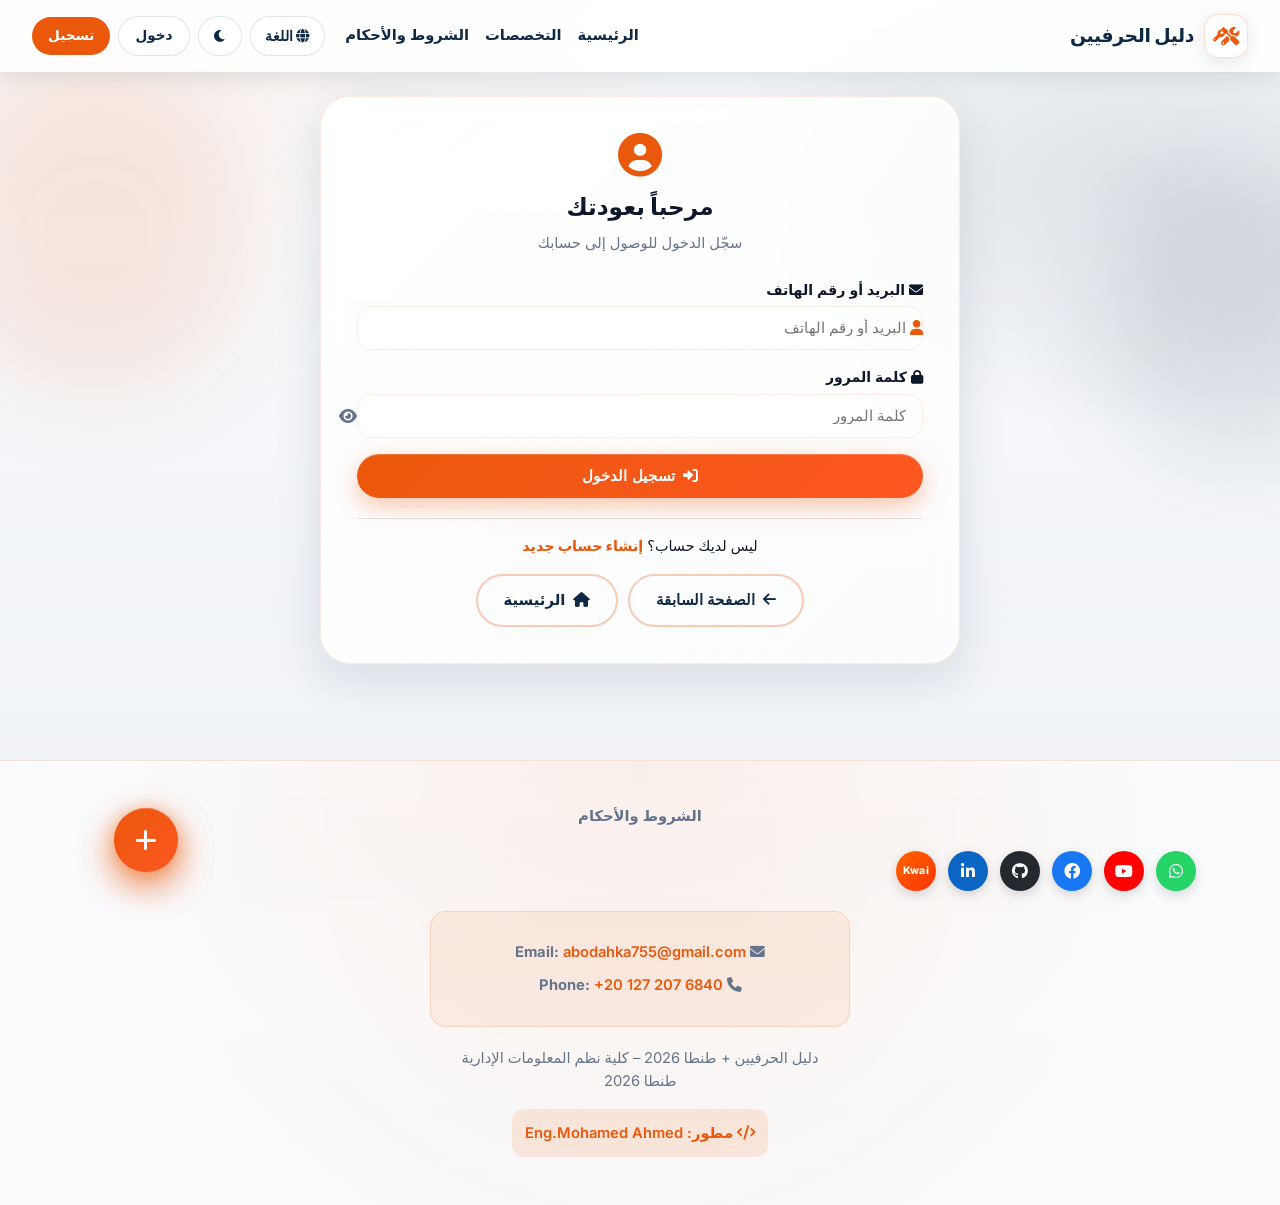
<file: profile.html>
<!DOCTYPE html>
<html lang="ar" dir="rtl">
<head>
    <meta charset="UTF-8">
    <meta name="viewport" content="width=device-width, initial-scale=1.0">
    <title>Profile — Handyman Directory + Tanta 2026</title>
    <link href="https://fonts.googleapis.com/css2?family=Inter:opsz,wght@14..32,400;500;600;700;800&display=swap" rel="stylesheet">
    <link rel="stylesheet" href="https://cdnjs.cloudflare.com/ajax/libs/font-awesome/6.0.0-beta3/css/all.min.css">
    <link rel="stylesheet" href="CSS/style.css">
    <link rel="icon" type="image/svg+xml" href="data:image/svg+xml,<svg xmlns='http://www.w3.org/2000/svg' viewBox='0 0 100 100'><text y='.9em' font-size='90'>🔧</text></svg>">
</head>
<body>
    <div class="page-bg" id="pageBg" aria-hidden="true"><div class="blob blob-1"></div><div class="blob blob-2"></div></div>

    <header class="site-header">
        <div class="logo">
            <a href="index.html">
                <span class="logo-mark" aria-hidden="true"><i class="fas fa-tools"></i><i class="fas fa-wrench" style="font-size:0.65em;margin-inline-start:-4px;"></i></span>
                <span data-i18n="app_name">دليل الحرفيين</span>
            </a>
        </div>
        <nav class="site-nav">
            <div class="site-nav-links">
                <a href="index.html" data-i18n="nav_home">الرئيسية</a>
                <a href="all-specialties.html" data-i18n="nav_specialties">التخصصات</a>
                <a href="terms.html" data-i18n="nav_terms">الشروط والأحكام</a>
            </div>
            <div class="nav-actions">
                <div class="dropdown lang-dropdown">
                    <button type="button" class="lang-toggle" id="langToggleBtn"><i class="fas fa-globe"></i> <span data-i18n="language">اللغة</span></button>
                    <div class="dropdown-panel">
                        <a href="#" data-lang="ar">العربية</a>
                        <a href="#" data-lang="en">English</a>
                        <a href="#" data-lang="fr">Français</a>
                    </div>
                </div>
                <button type="button" class="dark-toggle" id="darkToggle"><i class="fas fa-moon"></i></button>
                <div id="authSection"></div>
            </div>
        </nav>
    </header>

    <main class="container profile-page">
        <div class="profile-hero-card">
            <div class="profile-hero-glow" aria-hidden="true"></div>
            <div class="profile-avatar-ring" aria-hidden="true"><i class="fas fa-user-circle"></i></div>
            <p class="profile-greeting"><span data-i18n="profile_hello"></span>,</p>
            <h1 class="profile-display-name" id="profileDisplayName">—</h1>
            <p class="profile-type-badge" id="profileUserType">—</p>
            <p class="profile-email-line"><i class="fas fa-envelope"></i> <span id="profileEmail">—</span></p>
            <p class="profile-since-line"><span data-i18n="profile_member_since"></span>: <strong id="profileMemberSince">—</strong></p>
            <p class="profile-specialty-line" id="profileSpecialtyRow" hidden><span data-i18n="specialty"></span>: <strong id="profileSpecialty">—</strong></p>
        </div>

        <div class="profile-verify-banner" id="profileVerifyBanner" role="status">
            <i class="fas fa-envelope-open-text" aria-hidden="true"></i>
            <span data-i18n="profile_verify_banner"></span>
        </div>

        <div class="profile-stats-row">
            <div class="profile-stat-tile">
                <span class="profile-stat-value" id="profileStatJobs">0</span>
                <span class="profile-stat-label" data-i18n="profile_jobs_stat"></span>
            </div>
            <div class="profile-stat-tile">
                <span class="profile-stat-value"><span id="profileStatRating">0</span><span class="profile-stat-star">★</span></span>
                <span class="profile-stat-label" data-i18n="profile_rating_stat"></span>
            </div>
        </div>

        <section class="profile-edit-card" aria-labelledby="profileEditHeading">
            <h2 id="profileEditHeading" class="profile-section-title"><i class="fas fa-user-edit" aria-hidden="true"></i> <span data-i18n="edit_profile"></span></h2>
            <form id="profileEditForm" class="profile-edit-form">
                <div class="form-row">
                    <div class="form-group half">
                        <label data-i18n="first_name"></label>
                        <input type="text" id="profileEditFname" required autocomplete="given-name">
                    </div>
                    <div class="form-group half">
                        <label data-i18n="last_name"></label>
                        <input type="text" id="profileEditLname" required autocomplete="family-name">
                    </div>
                </div>
                <div class="form-group">
                    <label data-i18n="email"></label>
                    <input type="email" id="profileEditEmail" disabled autocomplete="email">
                </div>
                <div class="form-group">
                    <label data-i18n="phone"></label>
                    <div class="phone-input-group">
                        <span class="phone-prefix">+20</span>
                        <input type="tel" id="profileEditPhone" required autocomplete="tel">
                    </div>
                </div>
                <div class="form-group">
                    <label data-i18n="birth_date"></label>
                    <input type="date" id="profileEditBirth" required>
                </div>
                <div class="form-group">
                    <label data-i18n="address"></label>
                    <input type="text" id="profileEditAddress" autocomplete="street-address">
                </div>
                <div class="form-group">
                    <label data-i18n="new_password"></label>
                    <div class="password-wrapper">
                        <input type="password" id="profileEditPassword" autocomplete="new-password">
                        <i class="fas fa-eye password-toggle" id="profileEditPwToggle" role="button" tabindex="0" aria-label="Show password"></i>
                    </div>
                </div>
                <button type="submit" class="btn btn-primary btn-block"><i class="fas fa-save" aria-hidden="true"></i> <span data-i18n="save_changes"></span></button>
                <div id="profileEditMsg" class="profile-edit-msg success-msg" style="display: none;" role="status"></div>
            </form>
        </section>

        <div class="profile-action-row">
            <button type="button" class="btn btn-primary" id="profileDashBtn"><i class="fas fa-tachometer-alt"></i> <span data-i18n="profile_go_dashboard"></span></button>
            <button type="button" class="btn btn-secondary" id="profileRequestBtn"><i class="fas fa-clipboard-list"></i> <span data-i18n="profile_request_service"></span></button>
            <button type="button" class="btn btn-outline" id="profileSettingsBtn"><i class="fas fa-cog"></i> <span data-i18n="settings"></span></button>
        </div>
    </main>

    <div class="floating-menu">
        <div class="floating-options" id="floatingOptions">
            <a href="https://wa.me/201272076840" target="_blank" rel="noopener noreferrer" class="float-option whatsapp"><i class="fab fa-whatsapp"></i> <span>WhatsApp</span></a>
            <button type="button" class="float-option chat" id="chatFloatBtn"><i class="fas fa-headset"></i> <span data-i18n="support">الدعم</span></button>
            <button type="button" class="float-option help" id="helpFloatBtn"><i class="fas fa-question-circle"></i> <span data-i18n="help">مساعدة</span></button>
        </div>
        <button type="button" class="floating-btn" id="floatingMenuBtn" aria-expanded="false" aria-label="Support menu"><i class="fas fa-plus"></i></button>
    </div>

    <div class="chat-window" id="chatWindow" role="dialog" aria-label="Support chat">
        <div class="chat-header">
            <span><i class="fas fa-headset"></i> <span data-i18n="support_chat_title">الدعم الفني</span></span>
            <span id="closeChatBtn" class="close-window" role="button" tabindex="0">&times;</span>
        </div>
        <div class="chat-messages" id="chatMessages"></div>
        <div class="chat-input-area" id="chatInputArea" style="display: none;">
            <input type="text" id="chatInput" data-i18n-placeholder="help_issue_placeholder" placeholder="">
            <button type="button" id="sendChatBtn" aria-label="Send"><i class="fas fa-paper-plane"></i></button>
        </div>
    </div>

    <div class="help-window" id="helpWindow" role="dialog" aria-label="Help">
        <div class="help-header">
            <span><i class="fas fa-question-circle"></i> <span data-i18n="help_window_title">المساعدة</span></span>
            <span id="closeHelpBtn" class="close-window" role="button" tabindex="0">&times;</span>
        </div>
        <div class="help-form" id="helpForm">
            <div class="help-menu" id="helpMenu">
                <button type="button" class="help-menu-btn" data-action="create" data-i18n="help_faq_account">كيف أنشئ حساباً؟</button>
                <button type="button" class="help-menu-btn" data-action="request" data-i18n="help_faq_request">كيف أطلب خدمة؟</button>
                <button type="button" class="help-menu-btn" data-action="other" data-i18n="help_other">مشكلة أخرى</button>
                <button type="button" class="help-menu-btn" data-action="whatsapp" data-i18n="support">واتساب</button>
            </div>
            <div class="help-message-area" id="helpMessageArea" style="display: none;">
                <textarea id="helpMessageInput" rows="4" data-i18n-placeholder="help_issue_placeholder"></textarea>
                <button type="button" id="sendHelpMsgBtn" class="btn btn-primary" data-i18n="help_send">إرسال</button>
                <button type="button" id="backToHelpMenuBtn" class="btn btn-outline" data-i18n="help_back">رجوع</button>
            </div>
            <div class="help-confirmation" id="helpConfirmation" style="display: none;">
                <p><i class="fas fa-check-circle" aria-hidden="true"></i> <span data-i18n="response_24h">سنرد خلال 24 ساعة.</span></p>
                <button type="button" id="closeHelpConfirmBtn" class="btn btn-primary" data-i18n="help_ok">حسناً</button>
            </div>
        </div>
    </div>

    <div class="floating-menu">
        <div class="floating-options" id="floatingOptions">
            <a href="https://wa.me/201272076840" target="_blank" rel="noopener noreferrer" class="float-option whatsapp"><i class="fab fa-whatsapp"></i> <span>WhatsApp</span></a>
            <button type="button" class="float-option chat" id="chatFloatBtn"><i class="fas fa-headset"></i> <span data-i18n="support">الدعم</span></button>
            <button type="button" class="float-option help" id="helpFloatBtn"><i class="fas fa-question-circle"></i> <span data-i18n="help">مساعدة</span></button>
        </div>
        <button type="button" class="floating-btn" id="floatingMenuBtn" aria-expanded="false" aria-label="Support menu"><i class="fas fa-plus"></i></button>
    </div>

    <div class="chat-window" id="chatWindow" role="dialog" aria-label="Support chat">
        <div class="chat-header">
            <span><i class="fas fa-headset"></i> <span data-i18n="support_chat_title">الدعم الفني</span></span>
            <span id="closeChatBtn" class="close-window" role="button" tabindex="0">&times;</span>
        </div>
        <div class="chat-messages" id="chatMessages"></div>
        <div class="chat-input-area" id="chatInputArea" style="display: none;">
            <input type="text" id="chatInput" data-i18n-placeholder="help_issue_placeholder" placeholder="">
            <button type="button" id="sendChatBtn" aria-label="Send"><i class="fas fa-paper-plane"></i></button>
        </div>
    </div>

    <div class="help-window" id="helpWindow" role="dialog" aria-label="Help">
        <div class="help-header">
            <span><i class="fas fa-question-circle"></i> <span data-i18n="help_window_title">المساعدة</span></span>
            <span id="closeHelpBtn" class="close-window" role="button" tabindex="0">&times;</span>
        </div>
        <div class="help-form" id="helpForm">
            <div class="help-menu" id="helpMenu">
                <button type="button" class="help-menu-btn" data-action="create" data-i18n="help_faq_account">كيف أنشئ حساباً؟</button>
                <button type="button" class="help-menu-btn" data-action="request" data-i18n="help_faq_request">كيف أطلب خدمة؟</button>
                <button type="button" class="help-menu-btn" data-action="other" data-i18n="help_other">مشكلة أخرى</button>
                <button type="button" class="help-menu-btn" data-action="whatsapp" data-i18n="support">واتساب</button>
            </div>
            <div class="help-message-area" id="helpMessageArea" style="display: none;">
                <textarea id="helpMessageInput" rows="4" data-i18n-placeholder="help_issue_placeholder"></textarea>
                <button type="button" id="sendHelpMsgBtn" class="btn btn-primary" data-i18n="help_send">إرسال</button>
                <button type="button" id="backToHelpMenuBtn" class="btn btn-outline" data-i18n="help_back">رجوع</button>
            </div>
            <div class="help-confirmation" id="helpConfirmation" style="display: none;">
                <p><i class="fas fa-check-circle" aria-hidden="true"></i> <span data-i18n="response_24h">سنرد خلال 24 ساعة.</span></p>
                <button type="button" id="closeHelpConfirmBtn" class="btn btn-primary" data-i18n="help_ok">حسناً</button>
            </div>
        </div>
    </div>

    <footer class="site-footer-extended">
        <div class="footer-legal-row">
            <a href="terms.html" data-i18n="nav_terms"></a>
        </div>
        <div class="social-icons social-icons-footer">
            <a href="https://wa.me/201272076840" target="_blank" rel="noopener noreferrer" class="social-link whatsapp" aria-label="WhatsApp"><i class="fab fa-whatsapp"></i></a>
            <a href="https://www.youtube.com/@technology840?si=-F7lMRBfchWRGMEw" target="_blank" rel="noopener noreferrer" class="social-link youtube" aria-label="YouTube"><i class="fab fa-youtube"></i></a>
            <a href="https://www.facebook.com/share/1JLDCWRJZP/" target="_blank" rel="noopener noreferrer" class="social-link facebook" aria-label="Facebook"><i class="fab fa-facebook"></i></a>
            <a href="https://github.com/elmshed7" target="_blank" rel="noopener noreferrer" class="social-link social-github" aria-label="GitHub"><i class="fab fa-github"></i></a>
            <a href="https://www.linkedin.com/in/mohamed-ahmed-382080377" target="_blank" rel="noopener noreferrer" class="social-link social-linkedin" aria-label="LinkedIn"><i class="fab fa-linkedin-in"></i></a>
            <a href="https://k.kwai.com/u/@elmshed7/4bzjCrBN" target="_blank" rel="noopener noreferrer" class="social-link social-kwai" aria-label="Kwai"><span class="kwai-label">Kwai</span></a>
        </div>
        <div class="allow-copy footer-contact-block">
            <div><i class="fas fa-envelope"></i> <strong>Email:</strong> <a href="mailto:abodahka755@gmail.com">abodahka755@gmail.com</a></div>
            <div><i class="fas fa-phone"></i> <strong>Phone:</strong> <a href="tel:+201272076840">+20 127 207 6840</a></div>
        </div>
        <div style="padding: 1rem; font-weight: 600; color: var(--primary); font-size: 0.95rem;">Handyman Directory Tanta 2026 – Faculty of Administrative Information Systems, Tanta 2026</div>
        <div class="developer" style="margin-top: 0.5rem;"><i class="fas fa-code"></i> Developed by Mohamed Ahmed</div>
    </footer>

    <script src="JavaScript/data.js"></script>
    <script src="JavaScript/i18n.js"></script>
    <script src="JavaScript/theme.js"></script>
    <script src="JavaScript/animations.js"></script>
    <script src="JavaScript/ui.js"></script>
    <script src="JavaScript/auth.js"></script>
    <script src="JavaScript/specialties.js"></script>
    <script src="JavaScript/profile-page.js"></script>
    <script src="JavaScript/main.js"></script>
    <script>
        document.addEventListener("DOMContentLoaded", function () {
            App.initProfile();
            document.querySelector(".site-header").classList.add("is-solid");
        });
    </script>
</body>
</html>
</file>
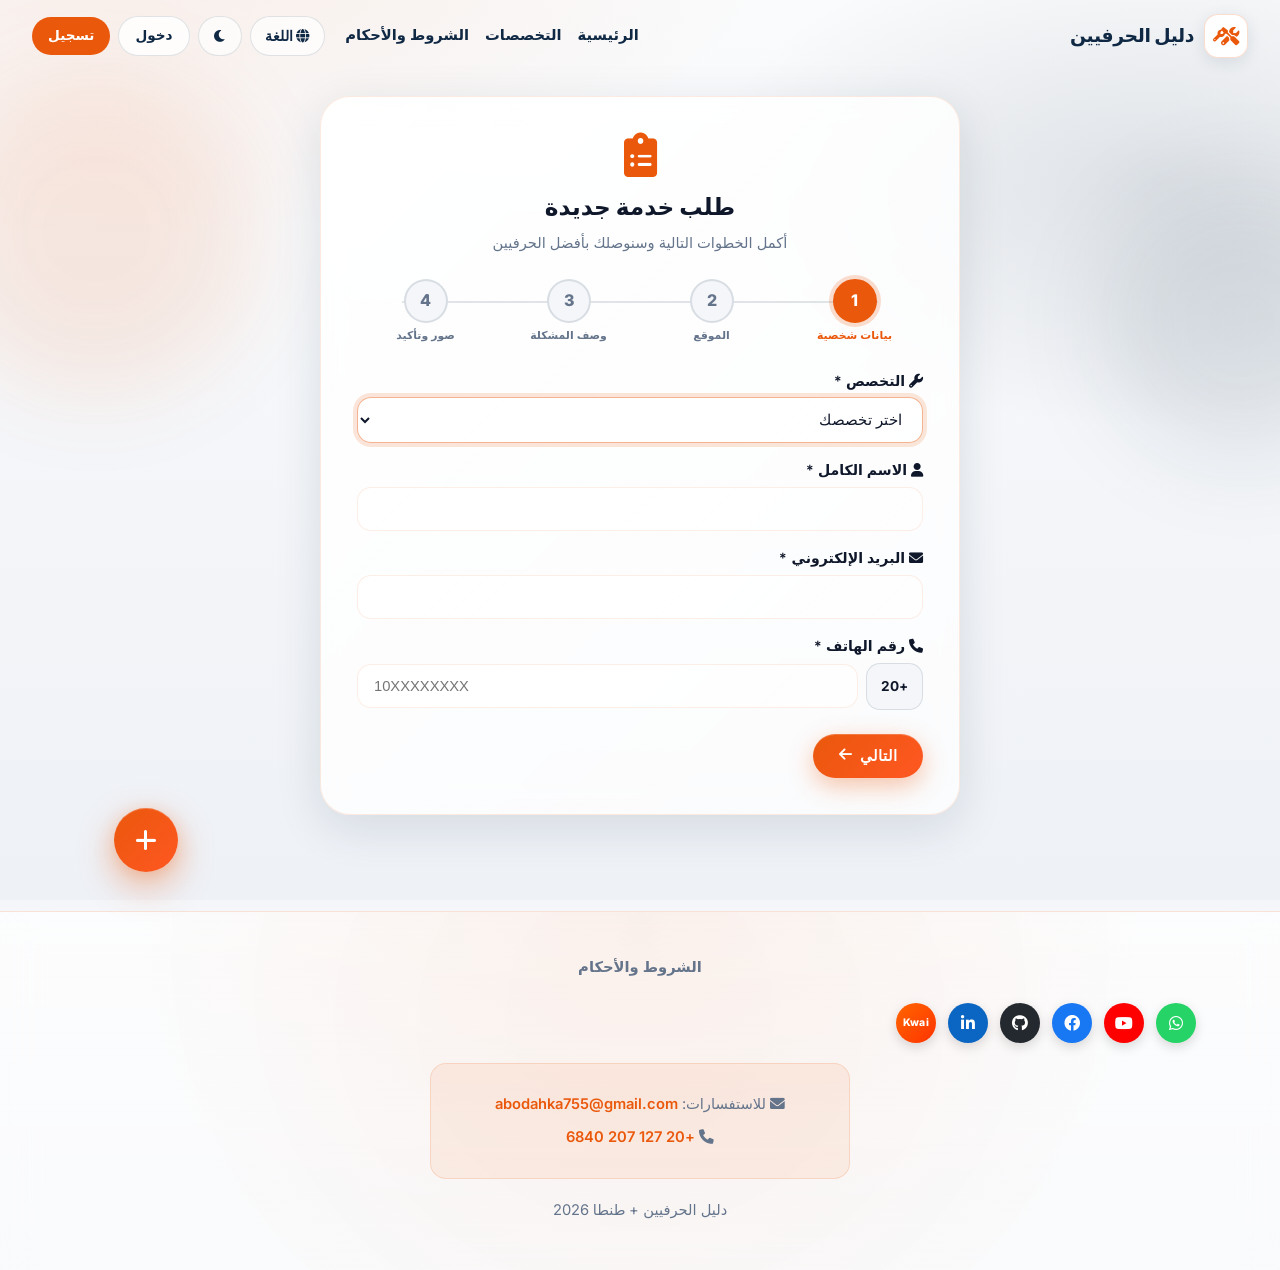
<file: request.html>
<!DOCTYPE html>
<html lang="ar" dir="rtl">
<head>
    <meta charset="UTF-8">
    <meta name="viewport" content="width=device-width, initial-scale=1.0">
    <title>طلب خدمة — Handyman Directory + Tanta 2026</title>
    <link href="https://fonts.googleapis.com/css2?family=Inter:opsz,wght@14..32,400;500;600;700;800&display=swap" rel="stylesheet">
    <link rel="stylesheet" href="https://cdnjs.cloudflare.com/ajax/libs/font-awesome/6.0.0-beta3/css/all.min.css">
    <link rel="stylesheet" href="CSS/style.css">
    <link rel="icon" type="image/svg+xml" href="data:image/svg+xml,<svg xmlns='http://www.w3.org/2000/svg' viewBox='0 0 100 100'><text y='.9em' font-size='90'>🔧</text></svg>">
</head>
<body>
    <div class="page-bg" id="pageBg" aria-hidden="true">
        <div class="blob blob-1"></div>
        <div class="blob blob-2"></div>
    </div>

    <header class="site-header">
        <div class="logo">
            <a href="index.html">
                <span class="logo-mark" aria-hidden="true"><i class="fas fa-tools"></i><i class="fas fa-wrench" style="font-size:0.65em;margin-inline-start:-4px;"></i></span>
                <span data-i18n="app_name">دليل الحرفيين</span>
            </a>
        </div>
        <nav class="site-nav">
            <div class="site-nav-links">
                <a href="index.html" data-i18n="nav_home">الرئيسية</a>
                <a href="all-specialties.html" data-i18n="nav_specialties">التخصصات</a>
                <a href="terms.html" data-i18n="nav_terms">الشروط والأحكام</a>
            </div>
            <div class="nav-actions">
                <div class="dropdown lang-dropdown">
                    <button type="button" class="lang-toggle" id="langToggleBtn"><i class="fas fa-globe"></i> <span data-i18n="language">اللغة</span></button>
                    <div class="dropdown-panel">
                        <a href="#" data-lang="ar">العربية</a>
                        <a href="#" data-lang="en">English</a>
                        <a href="#" data-lang="fr">Français</a>
                    </div>
                </div>
                <button type="button" class="dark-toggle" id="darkToggle"><i class="fas fa-moon"></i></button>
                <div id="authSection"></div>
            </div>
        </nav>
    </header>

    <main class="container">
        <div class="form-card">
            <div class="form-header-icon"><i class="fas fa-clipboard-list"></i></div>
            <h2 class="form-title" data-i18n="request_title">طلب خدمة جديدة</h2>
            <p class="form-subtitle" data-i18n="request_subtitle">أكمل الخطوات التالية</p>

            <div class="progress-steps">
                <div class="step-item active" data-step="1"><div class="step-number">1</div><div class="step-label" data-i18n="step_personal">بيانات شخصية</div></div>
                <div class="step-item" data-step="2"><div class="step-number">2</div><div class="step-label" data-i18n="step_address">الموقع</div></div>
                <div class="step-item" data-step="3"><div class="step-number">3</div><div class="step-label" data-i18n="step_description">وصف المشكلة</div></div>
                <div class="step-item" data-step="4"><div class="step-number">4</div><div class="step-label" data-i18n="step_confirm">صور وتأكيد</div></div>
            </div>

            <form id="orderForm">
                <div class="form-step form-step-active" data-step="1">
                    <div class="form-group">
                        <label><i class="fas fa-wrench"></i> <span data-i18n="specialty">التخصص</span> *</label>
                        <select id="specialtySelect" required></select>
                    </div>
                    <div class="form-group">
                        <label><i class="fas fa-user"></i> <span data-i18n="full_name">الاسم الكامل</span> *</label>
                        <input type="text" id="fullName" required autocomplete="name">
                    </div>
                    <div class="form-group">
                        <label><i class="fas fa-envelope"></i> <span data-i18n="email">البريد</span> *</label>
                        <input type="email" id="emailOrder" required autocomplete="email">
                    </div>
                    <div class="form-group">
                        <label><i class="fas fa-phone"></i> <span data-i18n="phone">الهاتف</span> *</label>
                        <div class="phone-input-group">
                            <span class="phone-prefix">+20</span>
                            <input type="tel" id="phoneOrder" placeholder="10XXXXXXXX" required autocomplete="tel">
                        </div>
                    </div>
                </div>

                <div class="form-step" data-step="2">
                    <div class="form-group">
                        <label><i class="fas fa-city"></i> <span data-i18n="governorate">المحافظة</span> *</label>
                        <select id="governorateSelect" required><option value="">--</option></select>
                    </div>
                    <div class="form-group">
                        <label><i class="fas fa-map-marker-alt"></i> <span data-i18n="district">المركز / الحي</span> *</label>
                        <select id="districtSelect" disabled required><option value="">--</option></select>
                    </div>
                    <div class="form-group">
                        <label><i class="fas fa-home"></i> <span data-i18n="detailed_address">العنوان</span> *</label>
                        <textarea id="address" rows="2" required></textarea>
                    </div>
                    <button type="button" class="location-btn" id="getLocationBtn">
                        <i class="fas fa-map-marker-alt"></i> <span data-i18n="locate_me">تحديد موقعي</span>
                    </button>
                </div>

                <div class="form-step" data-step="3">
                    <div class="form-group">
                        <label><i class="fas fa-file-alt"></i> <span data-i18n="problem_details">وصف المشكلة</span> *</label>
                        <textarea id="problemDesc" rows="4" required data-i18n-placeholder="problem_placeholder"></textarea>
                    </div>
                </div>

                <div class="form-step" data-step="4">
                    <div class="form-group">
                        <label><i class="fas fa-image"></i> <span data-i18n="attach_images">صور</span></label>
                        <input type="file" id="images" multiple accept="image/*">
                        <div id="imagePreview" class="image-preview"></div>
                    </div>
                    <div class="terms-checkbox">
                        <input type="checkbox" id="requestTerms" required>
                        <label for="requestTerms"><span data-i18n="agree_terms">أوافق</span> <a href="terms.html" id="requestTermsLink" data-i18n="terms">الشروط</a></label>
                    </div>
                </div>

                <div class="form-navigation">
                    <button type="button" id="prevBtn" class="btn btn-outline" style="display: none;"><i class="fas fa-arrow-right"></i> <span data-i18n="previous">السابق</span></button>
                    <button type="button" id="nextBtn" class="btn btn-primary"><span data-i18n="next">التالي</span> <i class="fas fa-arrow-left"></i></button>
                    <button type="submit" id="submitBtn" class="btn btn-primary" style="display: none;"><i class="fas fa-paper-plane"></i> <span data-i18n="submit_request">إرسال</span></button>
                </div>
            </form>
        </div>
    </main>

    <div class="floating-menu">
        <button type="button" class="floating-btn" id="floatingMenuBtn"><i class="fas fa-plus"></i></button>
        <div class="floating-options" id="floatingOptions">
            <a href="https://wa.me/201272076840" target="_blank" rel="noopener noreferrer" class="float-option whatsapp"><i class="fab fa-whatsapp"></i> <span>WhatsApp</span></a>
            <button type="button" class="float-option chat" id="chatFloatBtn"><i class="fas fa-headset"></i> <span data-i18n="support">الدعم</span></button>
            <button type="button" class="float-option help" id="helpFloatBtn"><i class="fas fa-question-circle"></i> <span data-i18n="help">مساعدة</span></button>
        </div>
    </div>

    <div class="chat-window" id="chatWindow">
        <div class="chat-header"><span><i class="fas fa-headset"></i> <span data-i18n="support_chat_title"></span></span><span id="closeChatBtn" class="close-window">&times;</span></div>
        <div class="chat-messages" id="chatMessages"></div>
        <div class="chat-input-area" id="chatInputArea" style="display: none;"><input type="text" id="chatInput"><button type="button" id="sendChatBtn"><i class="fas fa-paper-plane"></i></button></div>
    </div>

    <div class="help-window" id="helpWindow">
        <div class="help-header"><span><i class="fas fa-question-circle"></i> <span data-i18n="help_window_title"></span></span><span id="closeHelpBtn" class="close-window">&times;</span></div>
        <div class="help-form" id="helpForm">
            <div class="help-menu" id="helpMenu">
                <button type="button" class="help-menu-btn" data-action="create" data-i18n="help_faq_account"></button>
                <button type="button" class="help-menu-btn" data-action="request" data-i18n="help_faq_request"></button>
                <button type="button" class="help-menu-btn" data-action="other" data-i18n="help_other"></button>
                <button type="button" class="help-menu-btn" data-action="whatsapp" data-i18n="support"></button>
            </div>
            <div class="help-message-area" id="helpMessageArea" style="display: none;">
                <textarea id="helpMessageInput" rows="4"></textarea>
                <button type="button" id="sendHelpMsgBtn" class="btn btn-primary" data-i18n="help_send"></button>
                <button type="button" id="backToHelpMenuBtn" class="btn btn-outline" data-i18n="help_back"></button>
            </div>
            <div class="help-confirmation" id="helpConfirmation" style="display: none;">
                <p><i class="fas fa-check-circle"></i> <span data-i18n="response_24h"></span></p>
                <button type="button" id="closeHelpConfirmBtn" class="btn btn-primary" data-i18n="help_ok"></button>
            </div>
        </div>
    </div>

    <footer class="site-footer-extended">
        <div class="footer-legal-row"><a href="terms.html" data-i18n="nav_terms"></a></div>
        <div class="social-icons social-icons-footer">
            <a href="https://wa.me/201272076840" target="_blank" rel="noopener noreferrer" class="social-link whatsapp" aria-label="WhatsApp"><i class="fab fa-whatsapp"></i></a>
            <a href="https://www.youtube.com/@technology840?si=-F7lMRBfchWRGMEw" target="_blank" rel="noopener noreferrer" class="social-link youtube" aria-label="YouTube"><i class="fab fa-youtube"></i></a>
            <a href="https://www.facebook.com/share/1JLDCWRJZP/" target="_blank" rel="noopener noreferrer" class="social-link facebook" aria-label="Facebook"><i class="fab fa-facebook"></i></a>
            <a href="https://github.com/elmshed7" target="_blank" rel="noopener noreferrer" class="social-link social-github" aria-label="GitHub"><i class="fab fa-github"></i></a>
            <a href="https://www.linkedin.com/in/mohamed-ahmed-382080377" target="_blank" rel="noopener noreferrer" class="social-link social-linkedin" aria-label="LinkedIn"><i class="fab fa-linkedin-in"></i></a>
            <a href="https://k.kwai.com/u/@elmshed7/4bzjCrBN" target="_blank" rel="noopener noreferrer" class="social-link social-kwai" aria-label="Kwai"><span class="kwai-label">Kwai</span></a>
        </div>
        <div class="allow-copy footer-contact-block">
            <div><i class="fas fa-envelope"></i> <span data-i18n="inquiries"></span> <a href="mailto:abodahka755@gmail.com">abodahka755@gmail.com</a></div>
            <div><i class="fas fa-phone"></i> <a href="tel:+201272076840">+20 127 207 6840</a></div>
        </div>
        <div data-i18n="copyright"></div>
    </footer>

    <script src="JavaScript/data.js"></script>
    <script src="JavaScript/i18n.js"></script>
    <script src="JavaScript/theme.js"></script>
    <script src="JavaScript/animations.js"></script>
    <script src="JavaScript/ui.js"></script>
    <script src="JavaScript/auth.js"></script>
    <script src="JavaScript/specialties.js"></script>
    <script src="JavaScript/request.js"></script>
    <script src="JavaScript/main.js"></script>
    <script>
        document.addEventListener("DOMContentLoaded", function () {
            App.initRequest();
            document.querySelector(".site-header").classList.toggle("is-solid", window.scrollY > 24);
        });
    </script>
</body>
</html>
</file>
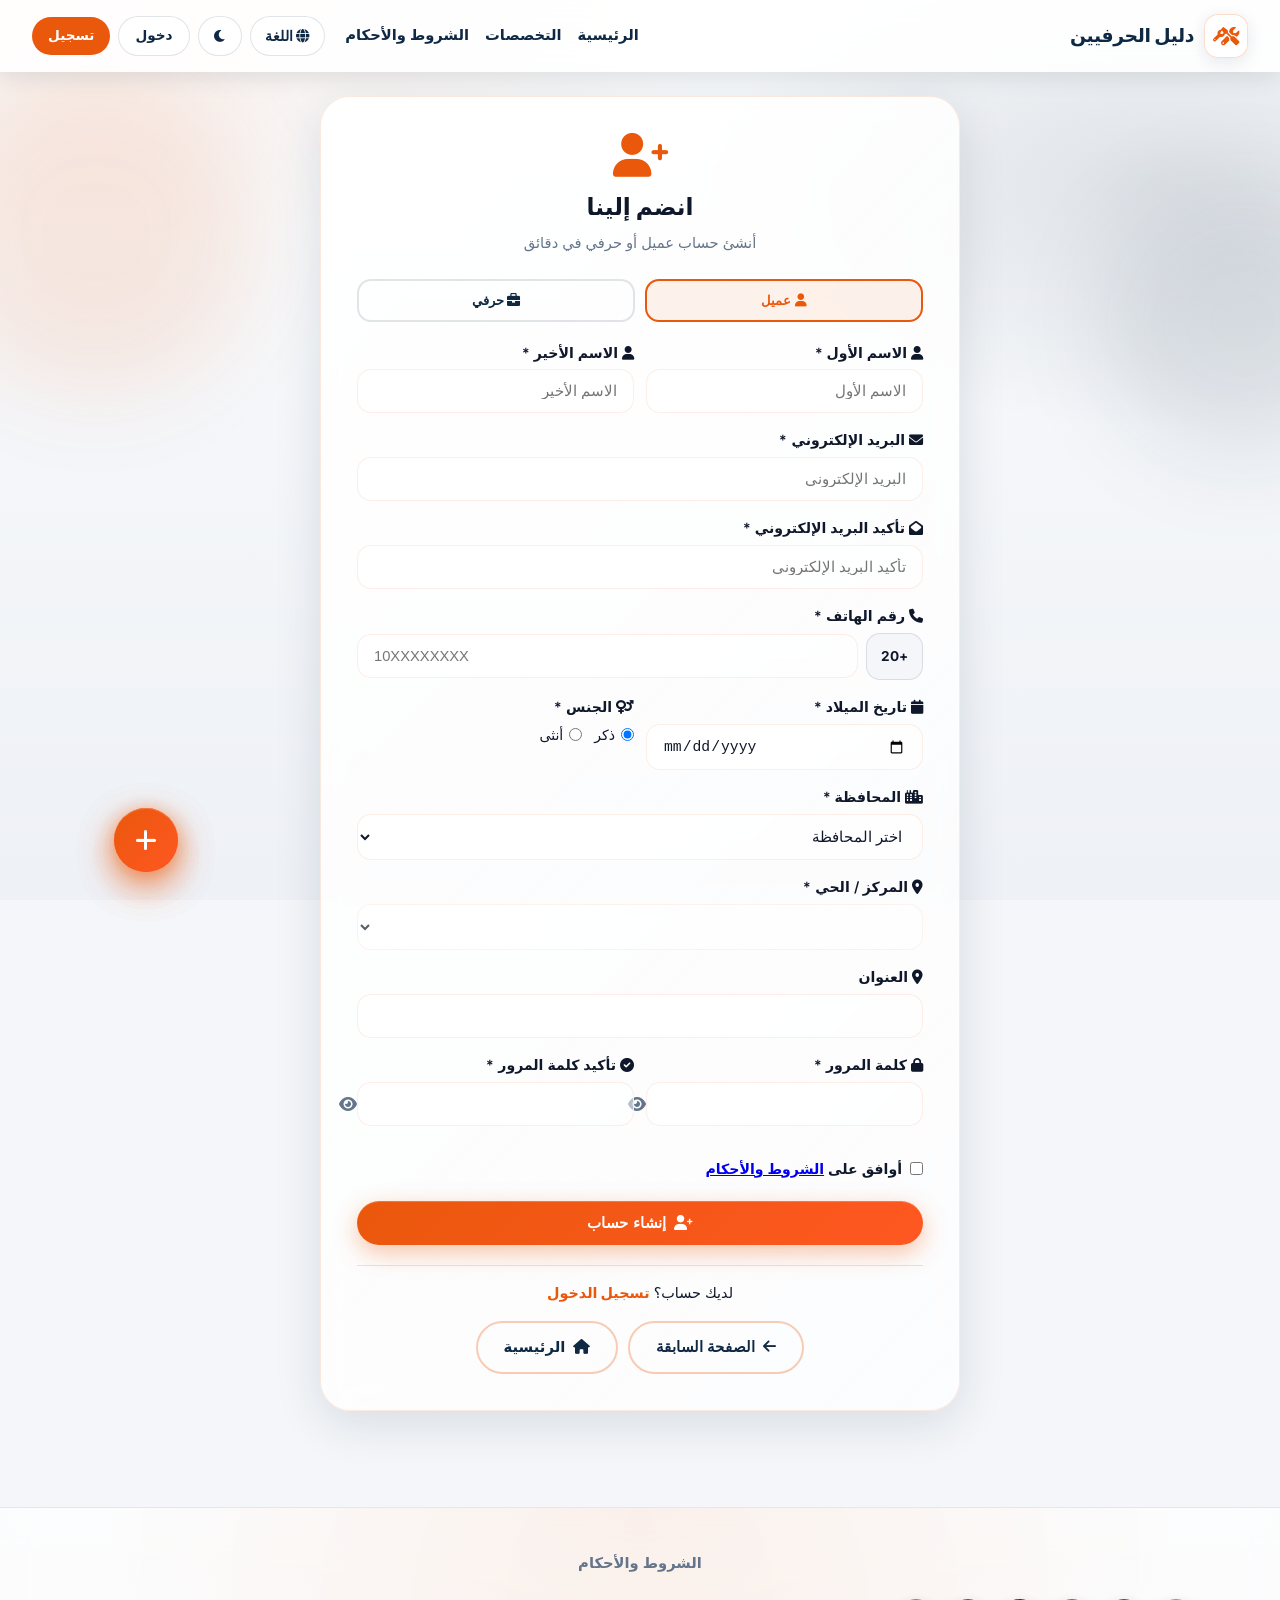
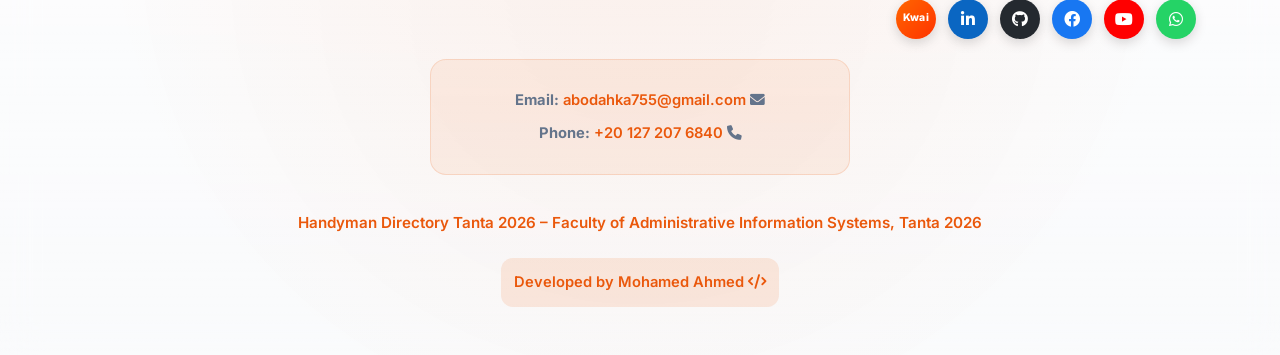
<file: signup.html>
<!DOCTYPE html>
<html lang="ar" dir="rtl">
<head>
    <meta charset="UTF-8">
    <meta name="viewport" content="width=device-width, initial-scale=1.0">
    <title>إنشاء حساب — Handyman Directory + Tanta 2026</title>
    <link href="https://fonts.googleapis.com/css2?family=Inter:opsz,wght@14..32,400;500;600;700;800&display=swap" rel="stylesheet">
    <link rel="stylesheet" href="https://cdnjs.cloudflare.com/ajax/libs/font-awesome/6.0.0-beta3/css/all.min.css">
    <link rel="stylesheet" href="CSS/style.css">
    <link rel="icon" type="image/svg+xml" href="data:image/svg+xml,<svg xmlns='http://www.w3.org/2000/svg' viewBox='0 0 100 100'><text y='.9em' font-size='90'>🔧</text></svg>">
</head>
<body>
    <div class="page-bg" id="pageBg" aria-hidden="true"><div class="blob blob-1"></div><div class="blob blob-2"></div></div>

    <header class="site-header">
        <div class="logo">
            <a href="index.html">
                <span class="logo-mark" aria-hidden="true"><i class="fas fa-tools"></i><i class="fas fa-wrench" style="font-size:0.65em;margin-inline-start:-4px;"></i></span>
                <span data-i18n="app_name">دليل الحرفيين</span>
            </a>
        </div>
        <nav class="site-nav">
            <div class="site-nav-links">
                <a href="index.html" data-i18n="nav_home">الرئيسية</a>
                <a href="all-specialties.html" data-i18n="nav_specialties">التخصصات</a>
                <a href="terms.html" data-i18n="nav_terms">الشروط والأحكام</a>
            </div>
            <div class="nav-actions">
                <div class="dropdown lang-dropdown">
                    <button type="button" class="lang-toggle" id="langToggleBtn"><i class="fas fa-globe"></i> <span data-i18n="language">اللغة</span></button>
                    <div class="dropdown-panel">
                        <a href="#" data-lang="ar">العربية</a>
                        <a href="#" data-lang="en">English</a>
                        <a href="#" data-lang="fr">Français</a>
                    </div>
                </div>
                <button type="button" class="dark-toggle" id="darkToggle"><i class="fas fa-moon"></i></button>
                <div id="authSection"></div>
            </div>
        </nav>
    </header>

    <main class="container">
        <div class="form-card">
            <div class="form-header-icon"><i class="fas fa-user-plus"></i></div>
            <h2 class="form-title" data-i18n="signup_title">انضم إلينا</h2>
            <p class="form-subtitle" data-i18n="signup_subtitle">عميل أو حرفي</p>

            <div class="user-type-selector">
                <button type="button" class="user-type-btn active" data-type="client">
                    <i class="fas fa-user"></i> <span data-i18n="customer">عميل</span>
                </button>
                <button type="button" class="user-type-btn" data-type="worker">
                    <i class="fas fa-briefcase"></i> <span data-i18n="worker">حرفي</span>
                </button>
            </div>

            <form id="signupForm">
                <input type="hidden" id="userType" value="client">

                <div class="form-row">
                    <div class="form-group half">
                        <label><i class="fas fa-user"></i> <span data-i18n="first_name"></span> *</label>
                        <input type="text" id="signupFname" required autocomplete="given-name" data-i18n-placeholder="first_name" placeholder="">
                    </div>
                    <div class="form-group half">
                        <label><i class="fas fa-user"></i> <span data-i18n="last_name"></span> *</label>
                        <input type="text" id="signupLname" required autocomplete="family-name" data-i18n-placeholder="last_name" placeholder="">
                    </div>
                </div>

                <div class="form-group">
                    <label><i class="fas fa-envelope"></i> <span data-i18n="email"></span> *</label>
                    <input type="email" id="signupEmail" required autocomplete="email" data-i18n-placeholder="email" placeholder="">
                </div>

                <div class="form-group">
                    <label><i class="fas fa-envelope-open"></i> <span data-i18n="confirm_email"></span> *</label>
                    <input type="email" id="signupEmailConfirm" required autocomplete="email" data-i18n-placeholder="confirm_email" placeholder="">
                </div>

                <div class="form-group">
                    <label><i class="fas fa-phone"></i> <span data-i18n="phone"></span> *</label>
                    <div class="phone-input-group">
                        <span class="phone-prefix">+20</span>
                        <input type="tel" id="signupPhone" placeholder="10XXXXXXXX" required autocomplete="tel">
                    </div>
                </div>

                <div class="form-row">
                    <div class="form-group half">
                        <label><i class="fas fa-calendar"></i> <span data-i18n="birth_date"></span> *</label>
                        <input type="date" id="signupBirthDate" required>
                    </div>
                    <div class="form-group half">
                        <label><i class="fas fa-venus-mars"></i> <span data-i18n="gender"></span> *</label>
                        <div class="radio-group">
                            <label><input type="radio" name="gender" value="male" checked> <span data-i18n="male"></span></label>
                            <label><input type="radio" name="gender" value="female"> <span data-i18n="female"></span></label>
                        </div>
                    </div>
                </div>

                <div class="form-group" id="workerSpecialtyGroup" style="display: none;">
                    <label><i class="fas fa-tools"></i> <span data-i18n="your_specialty"></span> *</label>
                    <select id="signupSpecialty"></select>
                </div>

                <div class="form-group">
                    <label><i class="fas fa-city"></i> <span data-i18n="governorate"></span> *</label>
                    <select id="signupGovernorate" required></select>
                </div>

                <div class="form-group">
                    <label><i class="fas fa-map-marker-alt"></i> <span data-i18n="district"></span> *</label>
                    <select id="signupDistrict" disabled required></select>
                </div>

                <div class="form-group">
                    <label><i class="fas fa-map-marker-alt"></i> <span data-i18n="address"></span></label>
                    <input type="text" id="signupAddress" autocomplete="street-address">
                </div>

                <div class="form-row">
                    <div class="form-group half">
                        <label><i class="fas fa-lock"></i> <span data-i18n="password"></span> *</label>
                        <div class="password-wrapper">
                            <input type="password" id="signupPassword" required autocomplete="new-password">
                            <i class="fas fa-eye password-toggle" id="toggleSignupPassword"></i>
                        </div>
                    </div>
                    <div class="form-group half">
                        <label><i class="fas fa-check-circle"></i> <span data-i18n="confirm_password"></span> *</label>
                        <div class="password-wrapper">
                            <input type="password" id="signupConfirmPassword" required autocomplete="new-password">
                            <i class="fas fa-eye password-toggle" id="toggleConfirmPassword"></i>
                        </div>
                    </div>
                </div>

                <div id="passwordMatchMsg" class="password-match-msg"></div>

                <div class="terms-checkbox">
                    <input type="checkbox" id="acceptTerms" required>
                    <label for="acceptTerms"><span data-i18n="agree_terms"></span> <a href="terms.html" id="termsLink" data-i18n="terms"></a></label>
                </div>

                <button type="submit" class="btn btn-primary btn-block"><i class="fas fa-user-plus"></i> <span data-i18n="create_account_btn"></span></button>
            </form>

            <div class="auth-footer">
                <p><span data-i18n="have_account"></span> <a href="login.html" data-i18n="login"></a></p>
            </div>

            <div class="navigation-buttons">
                <button type="button" onclick="history.back()" class="btn btn-outline"><i class="fas fa-arrow-left"></i> <span data-i18n="back_previous"></span></button>
                <a href="index.html" class="btn btn-outline"><i class="fas fa-home"></i> <span data-i18n="back_home"></span></a>
            </div>
        </div>
    </main>

    <div class="floating-menu">
        <div class="floating-options" id="floatingOptions">
            <a href="https://wa.me/201272076840" target="_blank" rel="noopener noreferrer" class="float-option whatsapp"><i class="fab fa-whatsapp"></i> <span>WhatsApp</span></a>
            <button type="button" class="float-option chat" id="chatFloatBtn"><i class="fas fa-headset"></i> <span data-i18n="support">الدعم</span></button>
            <button type="button" class="float-option help" id="helpFloatBtn"><i class="fas fa-question-circle"></i> <span data-i18n="help">مساعدة</span></button>
        </div>
        <button type="button" class="floating-btn" id="floatingMenuBtn" aria-expanded="false" aria-label="Support menu"><i class="fas fa-plus"></i></button>
    </div>

    <div class="chat-window" id="chatWindow" role="dialog" aria-label="Support chat">
        <div class="chat-header">
            <span><i class="fas fa-headset"></i> <span data-i18n="support_chat_title">الدعم الفني</span></span>
            <span id="closeChatBtn" class="close-window" role="button" tabindex="0">&times;</span>
        </div>
        <div class="chat-messages" id="chatMessages"></div>
        <div class="chat-input-area" id="chatInputArea" style="display: none;">
            <input type="text" id="chatInput" data-i18n-placeholder="help_issue_placeholder" placeholder="">
            <button type="button" id="sendChatBtn" aria-label="Send"><i class="fas fa-paper-plane"></i></button>
        </div>
    </div>

    <div class="help-window" id="helpWindow" role="dialog" aria-label="Help">
        <div class="help-header">
            <span><i class="fas fa-question-circle"></i> <span data-i18n="help_window_title">المساعدة</span></span>
            <span id="closeHelpBtn" class="close-window" role="button" tabindex="0">&times;</span>
        </div>
        <div class="help-form" id="helpForm">
            <div class="help-menu" id="helpMenu">
                <button type="button" class="help-menu-btn" data-action="create" data-i18n="help_faq_account">كيف أنشئ حساباً؟</button>
                <button type="button" class="help-menu-btn" data-action="request" data-i18n="help_faq_request">كيف أطلب خدمة؟</button>
                <button type="button" class="help-menu-btn" data-action="other" data-i18n="help_other">مشكلة أخرى</button>
                <button type="button" class="help-menu-btn" data-action="whatsapp" data-i18n="support">واتساب</button>
            </div>
            <div class="help-message-area" id="helpMessageArea" style="display: none;">
                <textarea id="helpMessageInput" rows="4" data-i18n-placeholder="help_issue_placeholder"></textarea>
                <button type="button" id="sendHelpMsgBtn" class="btn btn-primary" data-i18n="help_send">إرسال</button>
                <button type="button" id="backToHelpMenuBtn" class="btn btn-outline" data-i18n="help_back">رجوع</button>
            </div>
            <div class="help-confirmation" id="helpConfirmation" style="display: none;">
                <p><i class="fas fa-check-circle" aria-hidden="true"></i> <span data-i18n="response_24h">سنرد خلال 24 ساعة.</span></p>
                <button type="button" id="closeHelpConfirmBtn" class="btn btn-primary" data-i18n="help_ok">حسناً</button>
            </div>
        </div>
    </div>

    <div class="floating-menu">
        <div class="floating-options" id="floatingOptions">
            <a href="https://wa.me/201272076840" target="_blank" rel="noopener noreferrer" class="float-option whatsapp"><i class="fab fa-whatsapp"></i> <span>WhatsApp</span></a>
            <button type="button" class="float-option chat" id="chatFloatBtn"><i class="fas fa-headset"></i> <span data-i18n="support">الدعم</span></button>
            <button type="button" class="float-option help" id="helpFloatBtn"><i class="fas fa-question-circle"></i> <span data-i18n="help">مساعدة</span></button>
        </div>
        <button type="button" class="floating-btn" id="floatingMenuBtn" aria-expanded="false" aria-label="Support menu"><i class="fas fa-plus"></i></button>
    </div>

    <div class="chat-window" id="chatWindow" role="dialog" aria-label="Support chat">
        <div class="chat-header">
            <span><i class="fas fa-headset"></i> <span data-i18n="support_chat_title">الدعم الفني</span></span>
            <span id="closeChatBtn" class="close-window" role="button" tabindex="0">&times;</span>
        </div>
        <div class="chat-messages" id="chatMessages"></div>
        <div class="chat-input-area" id="chatInputArea" style="display: none;">
            <input type="text" id="chatInput" data-i18n-placeholder="help_issue_placeholder" placeholder="">
            <button type="button" id="sendChatBtn" aria-label="Send"><i class="fas fa-paper-plane"></i></button>
        </div>
    </div>

    <div class="help-window" id="helpWindow" role="dialog" aria-label="Help">
        <div class="help-header">
            <span><i class="fas fa-question-circle"></i> <span data-i18n="help_window_title">المساعدة</span></span>
            <span id="closeHelpBtn" class="close-window" role="button" tabindex="0">&times;</span>
        </div>
        <div class="help-form" id="helpForm">
            <div class="help-menu" id="helpMenu">
                <button type="button" class="help-menu-btn" data-action="create" data-i18n="help_faq_account">كيف أنشئ حساباً؟</button>
                <button type="button" class="help-menu-btn" data-action="request" data-i18n="help_faq_request">كيف أطلب خدمة؟</button>
                <button type="button" class="help-menu-btn" data-action="other" data-i18n="help_other">مشكلة أخرى</button>
                <button type="button" class="help-menu-btn" data-action="whatsapp" data-i18n="support">واتساب</button>
            </div>
            <div class="help-message-area" id="helpMessageArea" style="display: none;">
                <textarea id="helpMessageInput" rows="4" data-i18n-placeholder="help_issue_placeholder"></textarea>
                <button type="button" id="sendHelpMsgBtn" class="btn btn-primary" data-i18n="help_send">إرسال</button>
                <button type="button" id="backToHelpMenuBtn" class="btn btn-outline" data-i18n="help_back">رجوع</button>
            </div>
            <div class="help-confirmation" id="helpConfirmation" style="display: none;">
                <p><i class="fas fa-check-circle" aria-hidden="true"></i> <span data-i18n="response_24h">سنرد خلال 24 ساعة.</span></p>
                <button type="button" id="closeHelpConfirmBtn" class="btn btn-primary" data-i18n="help_ok">حسناً</button>
            </div>
        </div>
    </div>

    <footer class="site-footer-extended">
        <div class="footer-legal-row">
            <a href="terms.html" data-i18n="nav_terms"></a>
        </div>
        <div class="social-icons social-icons-footer">
            <a href="https://wa.me/201272076840" target="_blank" rel="noopener noreferrer" class="social-link whatsapp" aria-label="WhatsApp"><i class="fab fa-whatsapp"></i></a>
            <a href="https://www.youtube.com/@technology840?si=-F7lMRBfchWRGMEw" target="_blank" rel="noopener noreferrer" class="social-link youtube" aria-label="YouTube"><i class="fab fa-youtube"></i></a>
            <a href="https://www.facebook.com/share/1JLDCWRJZP/" target="_blank" rel="noopener noreferrer" class="social-link facebook" aria-label="Facebook"><i class="fab fa-facebook"></i></a>
            <a href="https://github.com/elmshed7" target="_blank" rel="noopener noreferrer" class="social-link social-github" aria-label="GitHub"><i class="fab fa-github"></i></a>
            <a href="https://www.linkedin.com/in/mohamed-ahmed-382080377" target="_blank" rel="noopener noreferrer" class="social-link social-linkedin" aria-label="LinkedIn"><i class="fab fa-linkedin-in"></i></a>
            <a href="https://k.kwai.com/u/@elmshed7/4bzjCrBN" target="_blank" rel="noopener noreferrer" class="social-link social-kwai" aria-label="Kwai"><span class="kwai-label">Kwai</span></a>
        </div>
        <div class="allow-copy footer-contact-block">
            <div><i class="fas fa-envelope"></i> <strong>Email:</strong> <a href="mailto:abodahka755@gmail.com">abodahka755@gmail.com</a></div>
            <div><i class="fas fa-phone"></i> <strong>Phone:</strong> <a href="tel:+201272076840">+20 127 207 6840</a></div>
        </div>
        <div style="padding: 1rem; font-weight: 600; color: var(--primary); font-size: 0.95rem;">Handyman Directory Tanta 2026 – Faculty of Administrative Information Systems, Tanta 2026</div>
        <div class="developer" style="margin-top: 0.5rem;"><i class="fas fa-code"></i> Developed by Mohamed Ahmed</div>
    </footer>

    <script src="JavaScript/data.js"></script>
    <script src="JavaScript/i18n.js"></script>
    <script src="JavaScript/theme.js"></script>
    <script src="JavaScript/animations.js"></script>
    <script src="JavaScript/ui.js"></script>
    <script src="JavaScript/auth.js"></script>
    <script src="JavaScript/specialties.js"></script>
    <script src="JavaScript/main.js"></script>
    <script>
        document.addEventListener("DOMContentLoaded", function () {
            App.initSignup();
            document.querySelector(".site-header").classList.add("is-solid");
        });
    </script>
</body>
</html>
</file>
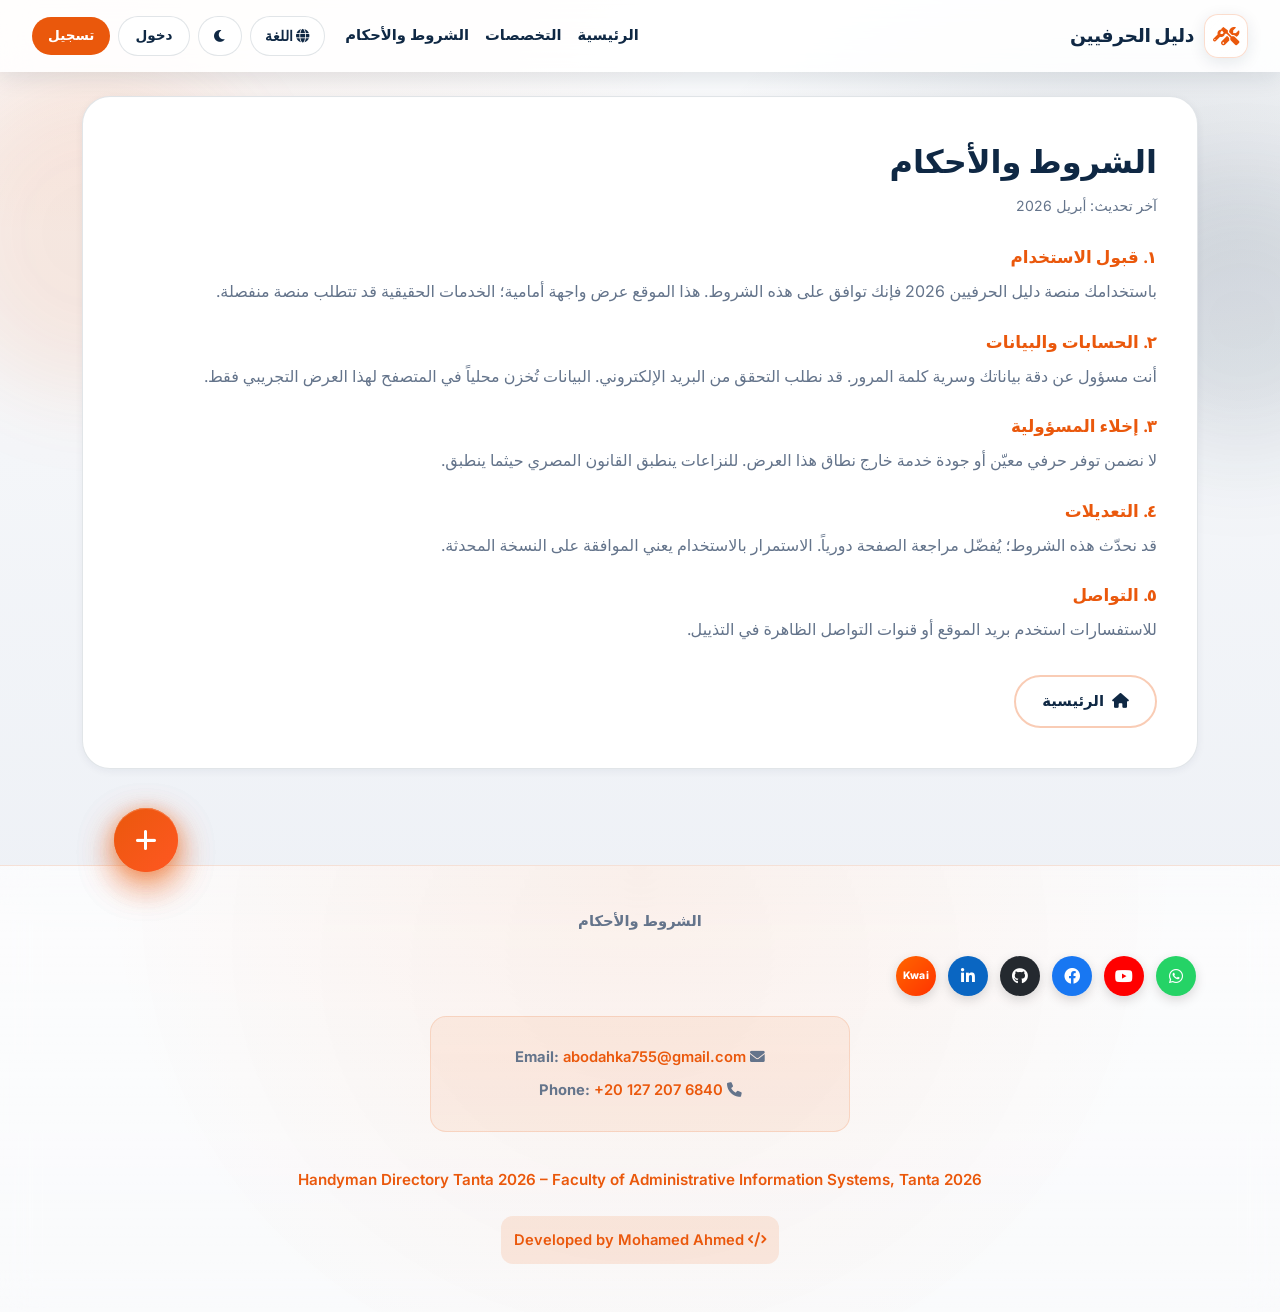
<file: terms.html>
<!DOCTYPE html>
<html lang="ar" dir="rtl">
<head>
    <meta charset="UTF-8">
    <meta name="viewport" content="width=device-width, initial-scale=1.0">
    <title>Terms — Handyman Directory + Tanta 2026</title>
    <link href="https://fonts.googleapis.com/css2?family=Inter:opsz,wght@14..32,400;500;600;700;800&display=swap" rel="stylesheet">
    <link rel="stylesheet" href="https://cdnjs.cloudflare.com/ajax/libs/font-awesome/6.0.0-beta3/css/all.min.css">
    <link rel="stylesheet" href="CSS/style.css">
    <link rel="icon" type="image/svg+xml" href="data:image/svg+xml,<svg xmlns='http://www.w3.org/2000/svg' viewBox='0 0 100 100'><text y='.9em' font-size='90'>🔧</text></svg>">
</head>
<body>
    <div class="page-bg" id="pageBg" aria-hidden="true"><div class="blob blob-1"></div><div class="blob blob-2"></div></div>

    <header class="site-header">
        <div class="logo">
            <a href="index.html">
                <span class="logo-mark" aria-hidden="true"><i class="fas fa-tools"></i><i class="fas fa-wrench" style="font-size:0.65em;margin-inline-start:-4px;"></i></span>
                <span data-i18n="app_name">دليل الحرفيين</span>
            </a>
        </div>
        <nav class="site-nav">
            <div class="site-nav-links">
                <a href="index.html" data-i18n="nav_home">الرئيسية</a>
                <a href="all-specialties.html" data-i18n="nav_specialties">التخصصات</a>
                <a href="terms.html" data-i18n="nav_terms">الشروط والأحكام</a>
            </div>
            <div class="nav-actions">
                <div class="dropdown lang-dropdown">
                    <button type="button" class="lang-toggle" id="langToggleBtn"><i class="fas fa-globe"></i> <span data-i18n="language">اللغة</span></button>
                    <div class="dropdown-panel">
                        <a href="#" data-lang="ar">العربية</a>
                        <a href="#" data-lang="en">English</a>
                        <a href="#" data-lang="fr">Français</a>
                    </div>
                </div>
                <button type="button" class="dark-toggle" id="darkToggle"><i class="fas fa-moon"></i></button>
                <div id="authSection"></div>
            </div>
        </nav>
    </header>

    <main class="container terms-legal-page">
        <article class="terms-article card-legal">
            <h1 class="terms-legal-h1" data-i18n="terms_page_h1">الشروط والأحكام</h1>
            <p class="terms-updated" data-i18n="terms_updated"></p>
            <section class="terms-section">
                <h2 data-i18n="terms_s1h"></h2>
                <p data-i18n="terms_s1p"></p>
            </section>
            <section class="terms-section">
                <h2 data-i18n="terms_s2h"></h2>
                <p data-i18n="terms_s2p"></p>
            </section>
            <section class="terms-section">
                <h2 data-i18n="terms_s3h"></h2>
                <p data-i18n="terms_s3p"></p>
            </section>
            <section class="terms-section">
                <h2 data-i18n="terms_s4h"></h2>
                <p data-i18n="terms_s4p"></p>
            </section>
            <section class="terms-section">
                <h2 data-i18n="terms_s5h"></h2>
                <p data-i18n="terms_s5p"></p>
            </section>
            <p class="terms-back-wrap"><a href="index.html" class="btn btn-outline"><i class="fas fa-home"></i> <span data-i18n="back_home"></span></a></p>
        </article>
    </main>

    <div class="floating-menu">
        <div class="floating-options" id="floatingOptions">
            <a href="https://wa.me/201272076840" target="_blank" rel="noopener noreferrer" class="float-option whatsapp"><i class="fab fa-whatsapp"></i> <span>WhatsApp</span></a>
            <button type="button" class="float-option chat" id="chatFloatBtn"><i class="fas fa-headset"></i> <span data-i18n="support">الدعم</span></button>
            <button type="button" class="float-option help" id="helpFloatBtn"><i class="fas fa-question-circle"></i> <span data-i18n="help">مساعدة</span></button>
        </div>
        <button type="button" class="floating-btn" id="floatingMenuBtn" aria-expanded="false" aria-label="Support menu"><i class="fas fa-plus"></i></button>
    </div>

    <div class="chat-window" id="chatWindow" role="dialog" aria-label="Support chat">
        <div class="chat-header">
            <span><i class="fas fa-headset"></i> <span data-i18n="support_chat_title">الدعم الفني</span></span>
            <span id="closeChatBtn" class="close-window" role="button" tabindex="0">&times;</span>
        </div>
        <div class="chat-messages" id="chatMessages"></div>
        <div class="chat-input-area" id="chatInputArea" style="display: none;">
            <input type="text" id="chatInput" data-i18n-placeholder="help_issue_placeholder" placeholder="">
            <button type="button" id="sendChatBtn" aria-label="Send"><i class="fas fa-paper-plane"></i></button>
        </div>
    </div>

    <div class="help-window" id="helpWindow" role="dialog" aria-label="Help">
        <div class="help-header">
            <span><i class="fas fa-question-circle"></i> <span data-i18n="help_window_title">المساعدة</span></span>
            <span id="closeHelpBtn" class="close-window" role="button" tabindex="0">&times;</span>
        </div>
        <div class="help-form" id="helpForm">
            <div class="help-menu" id="helpMenu">
                <button type="button" class="help-menu-btn" data-action="create" data-i18n="help_faq_account">كيف أنشئ حساباً؟</button>
                <button type="button" class="help-menu-btn" data-action="request" data-i18n="help_faq_request">كيف أطلب خدمة؟</button>
                <button type="button" class="help-menu-btn" data-action="other" data-i18n="help_other">مشكلة أخرى</button>
                <button type="button" class="help-menu-btn" data-action="whatsapp" data-i18n="support">واتساب</button>
            </div>
            <div class="help-message-area" id="helpMessageArea" style="display: none;">
                <textarea id="helpMessageInput" rows="4" data-i18n-placeholder="help_issue_placeholder"></textarea>
                <button type="button" id="sendHelpMsgBtn" class="btn btn-primary" data-i18n="help_send">إرسال</button>
                <button type="button" id="backToHelpMenuBtn" class="btn btn-outline" data-i18n="help_back">رجوع</button>
            </div>
            <div class="help-confirmation" id="helpConfirmation" style="display: none;">
                <p><i class="fas fa-check-circle" aria-hidden="true"></i> <span data-i18n="response_24h">سنرد خلال 24 ساعة.</span></p>
                <button type="button" id="closeHelpConfirmBtn" class="btn btn-primary" data-i18n="help_ok">حسناً</button>
            </div>
        </div>
    </div>

    <div class="floating-menu">
        <div class="floating-options" id="floatingOptions">
            <a href="https://wa.me/201272076840" target="_blank" rel="noopener noreferrer" class="float-option whatsapp"><i class="fab fa-whatsapp"></i> <span>WhatsApp</span></a>
            <button type="button" class="float-option chat" id="chatFloatBtn"><i class="fas fa-headset"></i> <span data-i18n="support">الدعم</span></button>
            <button type="button" class="float-option help" id="helpFloatBtn"><i class="fas fa-question-circle"></i> <span data-i18n="help">مساعدة</span></button>
        </div>
        <button type="button" class="floating-btn" id="floatingMenuBtn" aria-expanded="false" aria-label="Support menu"><i class="fas fa-plus"></i></button>
    </div>

    <div class="chat-window" id="chatWindow" role="dialog" aria-label="Support chat">
        <div class="chat-header">
            <span><i class="fas fa-headset"></i> <span data-i18n="support_chat_title">الدعم الفني</span></span>
            <span id="closeChatBtn" class="close-window" role="button" tabindex="0">&times;</span>
        </div>
        <div class="chat-messages" id="chatMessages"></div>
        <div class="chat-input-area" id="chatInputArea" style="display: none;">
            <input type="text" id="chatInput" data-i18n-placeholder="help_issue_placeholder" placeholder="">
            <button type="button" id="sendChatBtn" aria-label="Send"><i class="fas fa-paper-plane"></i></button>
        </div>
    </div>

    <div class="help-window" id="helpWindow" role="dialog" aria-label="Help">
        <div class="help-header">
            <span><i class="fas fa-question-circle"></i> <span data-i18n="help_window_title">المساعدة</span></span>
            <span id="closeHelpBtn" class="close-window" role="button" tabindex="0">&times;</span>
        </div>
        <div class="help-form" id="helpForm">
            <div class="help-menu" id="helpMenu">
                <button type="button" class="help-menu-btn" data-action="create" data-i18n="help_faq_account">كيف أنشئ حساباً؟</button>
                <button type="button" class="help-menu-btn" data-action="request" data-i18n="help_faq_request">كيف أطلب خدمة؟</button>
                <button type="button" class="help-menu-btn" data-action="other" data-i18n="help_other">مشكلة أخرى</button>
                <button type="button" class="help-menu-btn" data-action="whatsapp" data-i18n="support">واتساب</button>
            </div>
            <div class="help-message-area" id="helpMessageArea" style="display: none;">
                <textarea id="helpMessageInput" rows="4" data-i18n-placeholder="help_issue_placeholder"></textarea>
                <button type="button" id="sendHelpMsgBtn" class="btn btn-primary" data-i18n="help_send">إرسال</button>
                <button type="button" id="backToHelpMenuBtn" class="btn btn-outline" data-i18n="help_back">رجوع</button>
            </div>
            <div class="help-confirmation" id="helpConfirmation" style="display: none;">
                <p><i class="fas fa-check-circle" aria-hidden="true"></i> <span data-i18n="response_24h">سنرد خلال 24 ساعة.</span></p>
                <button type="button" id="closeHelpConfirmBtn" class="btn btn-primary" data-i18n="help_ok">حسناً</button>
            </div>
        </div>
    </div>

    <footer class="site-footer-extended">
        <div class="footer-legal-row">
            <a href="terms.html" data-i18n="nav_terms"></a>
        </div>
        <div class="social-icons social-icons-footer">
            <a href="https://wa.me/201272076840" target="_blank" rel="noopener noreferrer" class="social-link whatsapp" aria-label="WhatsApp"><i class="fab fa-whatsapp"></i></a>
            <a href="https://www.youtube.com/@technology840?si=-F7lMRBfchWRGMEw" target="_blank" rel="noopener noreferrer" class="social-link youtube" aria-label="YouTube"><i class="fab fa-youtube"></i></a>
            <a href="https://www.facebook.com/share/1JLDCWRJZP/" target="_blank" rel="noopener noreferrer" class="social-link facebook" aria-label="Facebook"><i class="fab fa-facebook"></i></a>
            <a href="https://github.com/elmshed7" target="_blank" rel="noopener noreferrer" class="social-link social-github" aria-label="GitHub"><i class="fab fa-github"></i></a>
            <a href="https://www.linkedin.com/in/mohamed-ahmed-382080377" target="_blank" rel="noopener noreferrer" class="social-link social-linkedin" aria-label="LinkedIn"><i class="fab fa-linkedin-in"></i></a>
            <a href="https://k.kwai.com/u/@elmshed7/4bzjCrBN" target="_blank" rel="noopener noreferrer" class="social-link social-kwai" aria-label="Kwai"><span class="kwai-label">Kwai</span></a>
        </div>
        <div class="allow-copy footer-contact-block">
            <div><i class="fas fa-envelope"></i> <strong>Email:</strong> <a href="mailto:abodahka755@gmail.com">abodahka755@gmail.com</a></div>
            <div><i class="fas fa-phone"></i> <strong>Phone:</strong> <a href="tel:+201272076840">+20 127 207 6840</a></div>
        </div>
        <div style="padding: 1rem; font-weight: 600; color: var(--primary); font-size: 0.95rem;">Handyman Directory Tanta 2026 – Faculty of Administrative Information Systems, Tanta 2026</div>
        <div class="developer" style="margin-top: 0.5rem;"><i class="fas fa-code"></i> Developed by Mohamed Ahmed</div>
    </footer>

    <script src="JavaScript/data.js"></script>
    <script src="JavaScript/i18n.js"></script>
    <script src="JavaScript/theme.js"></script>
    <script src="JavaScript/ui.js"></script>
    <script src="JavaScript/auth.js"></script>
    <script src="JavaScript/main.js"></script>
    <script>
        document.addEventListener("DOMContentLoaded", function () {
            I18n.init();
            Theme.init();
            UI.init();
            Auth.updateAuthUI();
            document.querySelector(".site-header").classList.add("is-solid");
        });
    </script>
</body>
</html>
</file>
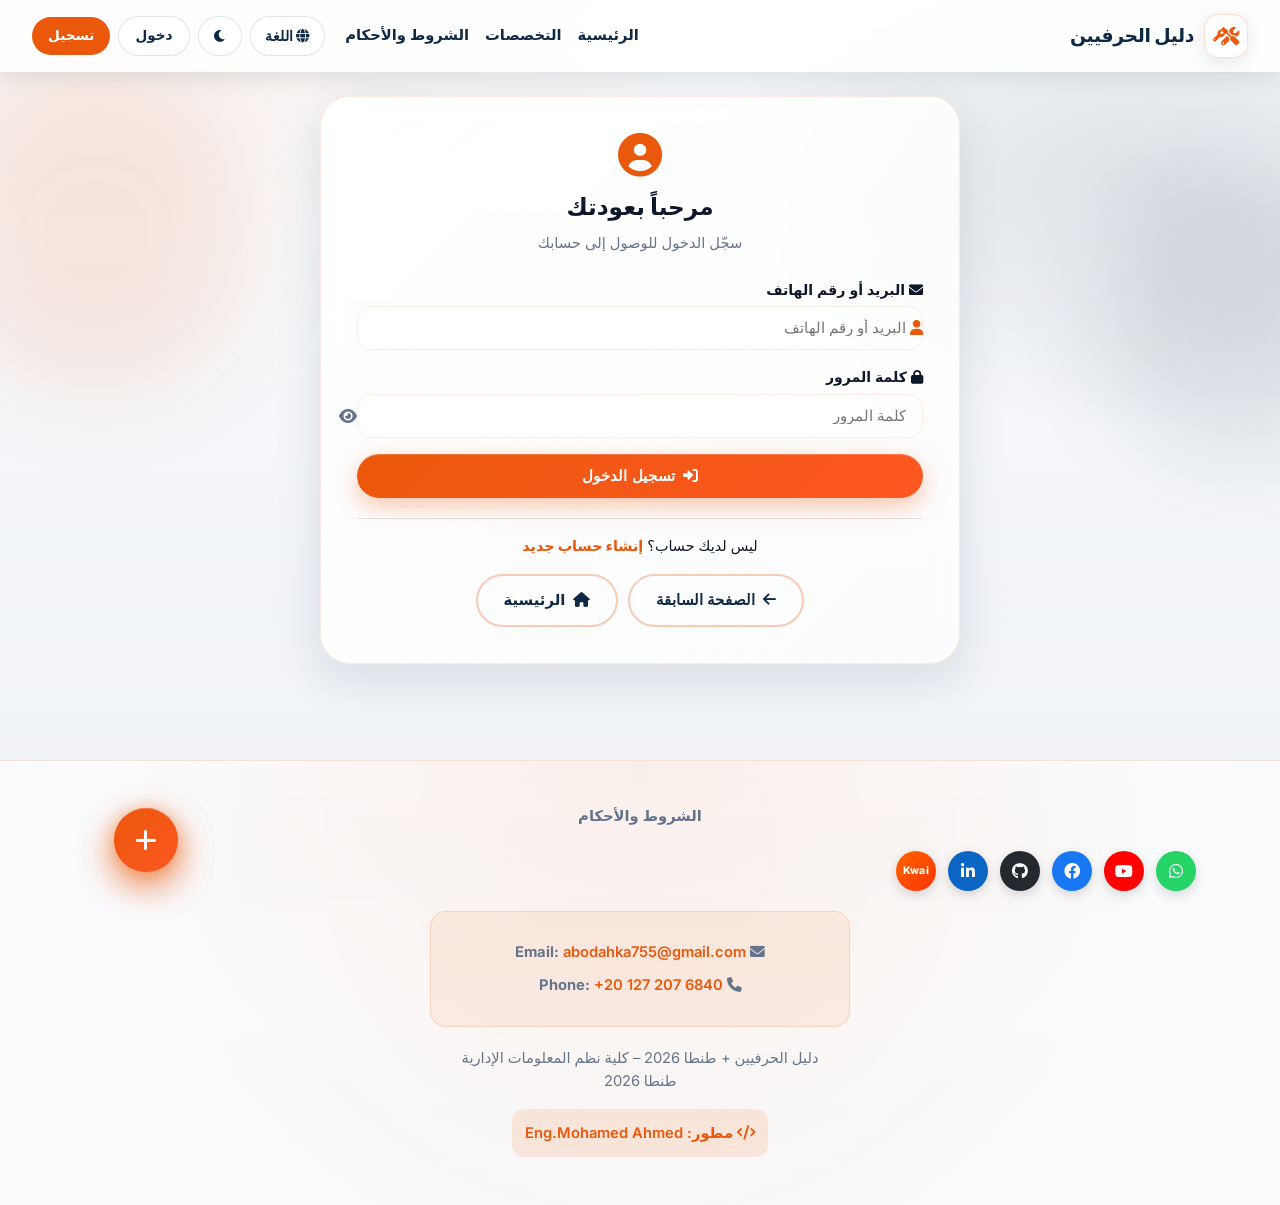
<file: worker-dashboard.html>
<!DOCTYPE html>
<html lang="ar" dir="rtl">
<head>
    <meta charset="UTF-8">
    <meta name="viewport" content="width=device-width, initial-scale=1.0">
    <title>لوحة الحرفي — Handyman Directory + Tanta 2026</title>
    <link href="https://fonts.googleapis.com/css2?family=Inter:opsz,wght@14..32,400;500;600;700;800&display=swap" rel="stylesheet">
    <link rel="stylesheet" href="https://cdnjs.cloudflare.com/ajax/libs/font-awesome/6.0.0-beta3/css/all.min.css">
    <link rel="stylesheet" href="CSS/style.css">
    <link rel="icon" type="image/svg+xml" href="data:image/svg+xml,<svg xmlns='http://www.w3.org/2000/svg' viewBox='0 0 100 100'><text y='.9em' font-size='90'>🔧</text></svg>">
</head>
<body>
    <div class="page-bg" id="pageBg" aria-hidden="true"><div class="blob blob-1"></div></div>

    <header class="site-header">
        <div class="logo">
            <a href="index.html">
                <span class="logo-mark" aria-hidden="true"><i class="fas fa-tools"></i><i class="fas fa-wrench" style="font-size:0.65em;margin-inline-start:-4px;"></i></span>
                <span data-i18n="app_name">دليل الحرفيين</span>
            </a>
        </div>
        <nav class="site-nav">
            <div class="site-nav-links">
                <a href="index.html" data-i18n="nav_home">الرئيسية</a>
                <a href="all-specialties.html" data-i18n="nav_specialties">التخصصات</a>
                <a href="terms.html" data-i18n="nav_terms">الشروط والأحكام</a>
            </div>
            <div class="nav-actions">
                <div class="dropdown lang-dropdown">
                    <button type="button" class="lang-toggle" id="langToggleBtn"><i class="fas fa-globe"></i> <span data-i18n="language">اللغة</span></button>
                    <div class="dropdown-panel">
                        <a href="#" data-lang="ar">العربية</a>
                        <a href="#" data-lang="en">English</a>
                        <a href="#" data-lang="fr">Français</a>
                    </div>
                </div>
                <button type="button" class="dark-toggle" id="darkToggle"><i class="fas fa-moon"></i></button>
                <div id="authSection"></div>
            </div>
        </nav>
    </header>

    <main class="container">
        <div class="dashboard-wrapper">
            <aside class="sidebar">
                <ul>
                    <li><a href="#" class="active" data-section="requests"><i class="fas fa-briefcase"></i> <span data-i18n="incoming_requests"></span></a></li>
                    <li><a href="#" data-section="profile"><i class="fas fa-user-edit"></i> <span data-i18n="edit_profile"></span></a></li>
                    <li><a href="#" data-section="settings"><i class="fas fa-cog"></i> <span data-i18n="settings"></span></a></li>
                    <li><a href="#" id="logoutSidebar"><i class="fas fa-sign-out-alt"></i> <span data-i18n="logout"></span></a></li>
                </ul>
            </aside>
            <div class="dashboard-main">
                <div class="welcome-banner">
                    <h3><i class="fas fa-smile-wink"></i> <span id="welcomeMessage"></span></h3>
                    <div class="badge"><i class="fas fa-calendar-alt"></i> <span id="currentDate"></span></div>
                </div>

                <div id="requestsSection" class="dashboard-card">
                    <h3><i class="fas fa-clipboard-list"></i> <span data-i18n="incoming_requests"></span> <span id="requestsCount" class="stats-badge">0</span></h3>
                    <div id="workerRequestsList" class="worker-requests-list"></div>
                </div>

                <div id="profileSection" class="dashboard-card" style="display: none;">
                    <h3><i class="fas fa-user-edit"></i> <span data-i18n="edit_profile"></span></h3>
                    <form id="editProfileForm">
                        <div class="form-row">
                            <div class="form-group half"><label data-i18n="first_name"></label><input type="text" id="editFname" required></div>
                            <div class="form-group half"><label data-i18n="last_name"></label><input type="text" id="editLname" required></div>
                        </div>
                        <div class="form-group"><label data-i18n="email"></label><input type="email" id="editEmail" disabled></div>
                        <div class="form-group"><label data-i18n="phone"></label><div class="phone-input-group"><span class="phone-prefix">+20</span><input type="tel" id="editPhone" required></div></div>
                        <div class="form-group"><label data-i18n="birth_date"></label><input type="date" id="editBirthDate" required></div>
                        <div class="form-group"><label data-i18n="address"></label><input type="text" id="editAddress"></div>
                        <div class="form-group"><label data-i18n="new_password"></label><div class="password-wrapper"><input type="password" id="editPassword"><i class="fas fa-eye password-toggle" id="toggleEditPassword"></i></div></div>
                        <button type="submit" class="btn btn-primary btn-block" data-i18n="save_changes"></button>
                        <div id="profileUpdateMsg" class="success-msg" style="display: none;"></div>
                    </form>
                </div>

                <div id="settingsSection" class="dashboard-card" style="display: none;">
                    <h3><i class="fas fa-cog"></i> <span data-i18n="settings"></span></h3>
                    <div class="form-group">
                        <label data-i18n="delete_account"></label>
                        <button type="button" id="deleteAccountBtn" class="btn btn-outline" style="border-color: rgba(220,38,38,0.5); color: var(--error);" data-i18n="delete_account_confirm"></button>
                    </div>
                </div>
            </div>
        </div>
    </main>

    <div class="floating-menu">
        <button type="button" class="floating-btn" id="floatingMenuBtn"><i class="fas fa-plus"></i></button>
        <div class="floating-options" id="floatingOptions">
            <a href="https://wa.me/201272076840" target="_blank" rel="noopener noreferrer" class="float-option whatsapp"><i class="fab fa-whatsapp"></i> WhatsApp</a>
            <button type="button" class="float-option chat" id="chatFloatBtn"><i class="fas fa-headset"></i> <span data-i18n="support"></span></button>
            <button type="button" class="float-option help" id="helpFloatBtn"><i class="fas fa-question-circle"></i> <span data-i18n="help"></span></button>
        </div>
    </div>
    <div class="chat-window" id="chatWindow">
        <div class="chat-header"><span><i class="fas fa-headset"></i> <span data-i18n="support_chat_title"></span></span><span id="closeChatBtn" class="close-window">&times;</span></div>
        <div class="chat-messages" id="chatMessages"></div>
        <div class="chat-input-area" id="chatInputArea" style="display: none;"><input type="text" id="chatInput"><button type="button" id="sendChatBtn"><i class="fas fa-paper-plane"></i></button></div>
    </div>
    <div class="help-window" id="helpWindow">
        <div class="help-header"><span><i class="fas fa-question-circle"></i> <span data-i18n="help_window_title"></span></span><span id="closeHelpBtn" class="close-window">&times;</span></div>
        <div class="help-form" id="helpForm">
            <div class="help-menu" id="helpMenu">
                <button type="button" class="help-menu-btn" data-action="create" data-i18n="help_faq_account"></button>
                <button type="button" class="help-menu-btn" data-action="request" data-i18n="help_faq_request"></button>
                <button type="button" class="help-menu-btn" data-action="other" data-i18n="help_other"></button>
                <button type="button" class="help-menu-btn" data-action="whatsapp" data-i18n="support"></button>
            </div>
            <div class="help-message-area" id="helpMessageArea" style="display: none;">
                <textarea id="helpMessageInput" rows="4"></textarea>
                <button type="button" id="sendHelpMsgBtn" class="btn btn-primary" data-i18n="help_send"></button>
                <button type="button" id="backToHelpMenuBtn" class="btn btn-outline" data-i18n="help_back"></button>
            </div>
            <div class="help-confirmation" id="helpConfirmation" style="display: none;">
                <p><i class="fas fa-check-circle"></i> <span data-i18n="response_24h"></span></p>
                <button type="button" id="closeHelpConfirmBtn" class="btn btn-primary" data-i18n="help_ok"></button>
            </div>
        </div>
    </div>

    <footer class="site-footer-extended">
        <div class="footer-legal-row"><a href="terms.html" data-i18n="nav_terms"></a></div>
        <div class="social-icons social-icons-footer">
            <a href="https://wa.me/201272076840" target="_blank" rel="noopener noreferrer" class="social-link whatsapp" aria-label="WhatsApp"><i class="fab fa-whatsapp"></i></a>
            <a href="https://www.youtube.com/@technology840?si=-F7lMRBfchWRGMEw" target="_blank" rel="noopener noreferrer" class="social-link youtube" aria-label="YouTube"><i class="fab fa-youtube"></i></a>
            <a href="https://www.facebook.com/share/1JLDCWRJZP/" target="_blank" rel="noopener noreferrer" class="social-link facebook" aria-label="Facebook"><i class="fab fa-facebook"></i></a>
            <a href="https://github.com/elmshed7" target="_blank" rel="noopener noreferrer" class="social-link social-github" aria-label="GitHub"><i class="fab fa-github"></i></a>
            <a href="https://www.linkedin.com/in/mohamed-ahmed-382080377" target="_blank" rel="noopener noreferrer" class="social-link social-linkedin" aria-label="LinkedIn"><i class="fab fa-linkedin-in"></i></a>
            <a href="https://k.kwai.com/u/@elmshed7/4bzjCrBN" target="_blank" rel="noopener noreferrer" class="social-link social-kwai" aria-label="Kwai"><span class="kwai-label">Kwai</span></a>
        </div>
        <div class="allow-copy footer-contact-block">
            <div><i class="fas fa-envelope"></i> <span data-i18n="inquiries"></span> <a href="mailto:abodahka755@gmail.com">abodahka755@gmail.com</a></div>
            <div><i class="fas fa-phone"></i> <a href="tel:+201272076840">+20 127 207 6840</a></div>
        </div>
        <div data-i18n="copyright"></div>
    </footer>

    <script src="JavaScript/data.js"></script>
    <script src="JavaScript/i18n.js"></script>
    <script src="JavaScript/theme.js"></script>
    <script src="JavaScript/animations.js"></script>
    <script src="JavaScript/ui.js"></script>
    <script src="JavaScript/auth.js"></script>
    <script src="JavaScript/specialties.js"></script>
    <script src="JavaScript/dashboard.js"></script>
    <script src="JavaScript/main.js"></script>
    <script>
        document.addEventListener("DOMContentLoaded", function () {
            App.initWorkerDashboard();
            document.querySelector(".site-header").classList.add("is-solid");
        });
    </script>
</body>
</html>
</file>
<file: CSS/style.css>
html {
    -webkit-user-select: none;
    user-select: none;
}

input,
textarea,
select,
button,
label,
a,
.allow-copy,
.allow-copy *,
nav,
nav *,
footer,
footer * {
    -webkit-user-select: text;
    user-select: text;
}

img {
    -webkit-user-drag: none;
    max-width: 100%;
    height: auto;
}

:root {
    --primary: #ea580c;
    --primary-hover: #c2410c;
    --navy: #0f2844;
    --navy-soft: #152a45;
    --surface: #ffffff;
    --surface-muted: #f4f6f9;
    --text: #0f172a;
    --text-muted: #64748b;
    --border: rgba(15, 40, 68, 0.12);
    --success: #059669;
    --error: #dc2626;
    --warning: #d97706;
    --radius: 20px;
    --radius-pill: 999px;
    --shadow-sm: 0 2px 8px rgba(15, 40, 68, 0.06);
    --shadow-md: 0 12px 40px rgba(15, 40, 68, 0.1);
    --shadow-glow: 0 0 0 1px rgba(234, 88, 12, 0.25), 0 8px 32px rgba(234, 88, 12, 0.18);
    --ease: cubic-bezier(0.4, 0, 0.2, 1);
    --header-h: 72px;
}

*,
*::before,
*::after {
    box-sizing: border-box;
    margin: 0;
    padding: 0;
}

html {
    scroll-behavior: smooth;
}

body {
    font-family: "Inter", system-ui, sans-serif;
    background: var(--surface-muted);
    color: var(--text);
    min-height: 100vh;
    line-height: 1.55;
    position: relative;
}

body.dark {
    --surface: #1e293b;
    --surface-muted: #0f172a;
    --text: #f1f5f9;
    --text-muted: #94a3b8;
    --border: rgba(255, 255, 255, 0.08);
    background: var(--surface-muted);
    color: var(--text);
}

body[dir="rtl"] {
    text-align: right;
}

body[dir="ltr"] {
    text-align: left;
}

/* Ambient background — soft depth, no rotating cube */
.page-bg {
    position: fixed;
    inset: 0;
    z-index: 0;
    pointer-events: none;
    overflow: hidden;
    background: radial-gradient(1200px 600px at 10% -10%, rgba(234, 88, 12, 0.09), transparent 55%),
        radial-gradient(900px 500px at 90% 20%, rgba(15, 40, 68, 0.11), transparent 50%),
        linear-gradient(180deg, #fafbfc 0%, #eef1f6 100%);
}

body.dark .page-bg {
    background: radial-gradient(1000px 500px at 15% 0%, rgba(234, 88, 12, 0.12), transparent 50%),
        radial-gradient(800px 400px at 85% 30%, rgba(30, 58, 95, 0.35), transparent 55%),
        linear-gradient(180deg, #0f172a 0%, #020617 100%);
}

.blob {
    position: absolute;
    border-radius: 50%;
    filter: blur(48px);
    opacity: 0.55;
    animation: floaty 22s ease-in-out infinite;
}

.blob-1 {
    width: 320px;
    height: 320px;
    background: rgba(234, 88, 12, 0.2);
    top: 8%;
    left: -5%;
    animation-delay: 0s;
}

.blob-2 {
    width: 280px;
    height: 280px;
    background: rgba(15, 40, 68, 0.18);
    top: 20%;
    right: -8%;
    animation-delay: -7s;
}

.blob-3 {
    width: 220px;
    height: 220px;
    background: rgba(234, 88, 12, 0.12);
    bottom: 10%;
    left: 35%;
    animation-delay: -12s;
}

@keyframes floaty {
    0%,
    100% {
        transform: translate(0, 0) scale(1);
    }
    33% {
        transform: translate(24px, -18px) scale(1.04);
    }
    66% {
        transform: translate(-16px, 12px) scale(0.98);
    }
}

/* Header */
.site-header {
    position: fixed;
    top: 0;
    left: 0;
    right: 0;
    z-index: 1000;
    min-height: var(--header-h);
    display: flex;
    flex-wrap: wrap;
    align-items: center;
    justify-content: space-between;
    gap: 10px;
    padding: 10px clamp(1rem, 3vw, 2rem);
    background: transparent;
    transition: all 0.4s cubic-bezier(0.4, 0, 0.2, 1);
    -webkit-backdrop-filter: blur(0px);
    backdrop-filter: blur(0px);
}

.site-header.is-solid {
    background: rgba(255, 255, 255, 0.88);
    -webkit-backdrop-filter: blur(16px);
    backdrop-filter: blur(16px);
    box-shadow: 0 4px 24px rgba(15, 40, 68, 0.12);
}

body.dark .site-header.is-solid {
    background: rgba(15, 23, 42, 0.88);
    box-shadow: 0 4px 24px rgba(0, 0, 0, 0.25);
}

.logo a {
    display: inline-flex;
    align-items: center;
    gap: 10px;
    text-decoration: none;
    color: var(--navy);
    font-weight: 800;
    font-size: 1.18rem;
    letter-spacing: -0.02em;
    transition: color 0.3s ease;
}

body.dark .logo a {
    color: #f8fafc;
}

.logo-mark {
    width: 44px;
    height: 44px;
    border-radius: 14px;
    background: linear-gradient(135deg, rgba(255, 255, 255, 0.9), var(--surface));
    border: 1.5px solid rgba(234, 88, 12, 0.2);
    display: flex;
    align-items: center;
    justify-content: center;
    color: var(--primary);
    font-size: 1.15rem;
    box-shadow: 0 4px 16px rgba(15, 40, 68, 0.1), inset 0 1px 0 rgba(255, 255, 255, 0.5);
    transition: all 0.3s ease;
}

body.dark .logo-mark {
    background: linear-gradient(135deg, rgba(30, 41, 59, 0.8), rgba(15, 23, 42, 0.6));
    border-color: rgba(234, 88, 12, 0.3);
    box-shadow: 0 4px 16px rgba(0, 0, 0, 0.25), inset 0 1px 0 rgba(255, 255, 255, 0.08);
}

.logo:hover .logo-mark {
    transform: translateY(-3px) scale(1.05);
    box-shadow: 0 8px 24px rgba(15, 40, 68, 0.15), inset 0 1px 0 rgba(255, 255, 255, 0.5);
}

.site-nav {
    display: flex;
    align-items: center;
    gap: clamp(0.5rem, 2vw, 1.25rem);
    flex-wrap: wrap;
    justify-content: flex-end;
}

.site-nav-links {
    display: flex;
    align-items: center;
    flex-wrap: wrap;
    gap: clamp(0.5rem, 2vw, 1rem);
    justify-content: center;
}

.site-nav-links a {
    text-decoration: none;
    color: var(--navy);
    font-weight: 600;
    font-size: 0.92rem;
    padding: 6px 0;
    border-bottom: 2px solid transparent;
    transition: color 0.2s, border-color 0.2s;
}

body.dark .site-nav-links a {
    color: #e2e8f0;
}

.site-nav-links a:hover {
    color: var(--primary);
    border-bottom-color: var(--primary);
}

.header-contact-info {
    display: flex;
    align-items: center;
    gap: 12px;
    margin-right: 8px;
}

.contact-link {
    display: inline-flex;
    align-items: center;
    justify-content: center;
    width: 36px;
    height: 36px;
    border-radius: 50%;
    background: rgba(255, 255, 255, 0.7);
    color: var(--primary);
    font-size: 0.95rem;
    text-decoration: none;
    transition: all 0.2s ease;
    border: 1px solid rgba(234, 88, 12, 0.15);
}

.contact-link:hover {
    background: rgba(234, 88, 12, 0.15);
    transform: translateY(-2px);
    box-shadow: 0 6px 16px rgba(234, 88, 12, 0.2);
}

body.dark .contact-link {
    background: rgba(30, 41, 59, 0.8);
    color: #fbbf24;
    border-color: rgba(251, 191, 36, 0.2);
}

body.dark .contact-link:hover {
    background: rgba(251, 191, 36, 0.1);
    box-shadow: 0 6px 16px rgba(251, 191, 36, 0.15);
}

body[dir="rtl"] .header-contact-info {
    margin-right: auto;
    margin-left: 8px;
}

.nav-actions {
    display: flex;
    align-items: center;
    gap: 8px;
}

.lang-toggle,
.dark-toggle {
    height: 40px;
    padding: 0 14px;
    border-radius: var(--radius-pill);
    border: 1px solid var(--border);
    background: rgba(255, 255, 255, 0.7);
    color: var(--navy);
    font-size: 0.85rem;
    font-weight: 600;
    cursor: pointer;
    transition: transform 0.2s, border-color 0.2s, background 0.2s;
}

body.dark .lang-toggle,
body.dark .dark-toggle {
    background: rgba(30, 41, 59, 0.8);
    color: #e2e8f0;
}

.lang-toggle:hover,
.dark-toggle:hover {
    border-color: rgba(234, 88, 12, 0.45);
    transform: translateY(-1px);
}

.dropdown {
    position: relative;
}

.dropdown-panel {
    display: none;
    position: absolute;
    top: calc(100% + 8px);
    min-width: 140px;
    background: var(--surface);
    border: 1px solid var(--border);
    border-radius: 14px;
    box-shadow: var(--shadow-md);
    overflow: hidden;
    z-index: 20;
}

body[dir="rtl"] .dropdown-panel {
    right: 0;
    left: auto;
}

body[dir="ltr"] .dropdown-panel {
    left: 0;
    right: auto;
}

.lang-dropdown:hover .dropdown-panel,
.lang-dropdown:focus-within .dropdown-panel {
    display: block;
}

.dropdown-panel a {
    display: block;
    padding: 10px 16px;
    text-decoration: none;
    color: var(--text);
    font-size: 0.9rem;
    font-weight: 500;
    transition: background 0.15s, color 0.15s;
}

.dropdown-panel a:hover {
    background: rgba(234, 88, 12, 0.1);
    color: var(--primary);
}

.auth-nav-pair {
    display: flex;
    align-items: center;
    gap: 8px;
}

.btn-nav-login {
    padding: 8px 16px;
    border-radius: var(--radius-pill);
    font-weight: 700;
    font-size: 0.85rem;
    text-decoration: none;
    color: var(--navy);
    border: 1px solid var(--border);
    background: rgba(255, 255, 255, 0.85);
    transition: background 0.2s, border-color 0.2s;
}

body.dark .btn-nav-login {
    color: #f1f5f9;
    background: rgba(30, 41, 59, 0.6);
}

.btn-nav-login:hover {
    border-color: var(--primary);
    color: var(--primary);
}

.btn-nav-signup {
    padding: 8px 16px;
    border-radius: var(--radius-pill);
    font-weight: 700;
    font-size: 0.85rem;
    text-decoration: none;
    color: #fff;
    background: var(--primary);
    border: none;
    transition: background 0.2s, transform 0.2s;
}

.btn-nav-signup:hover {
    background: var(--primary-hover);
    transform: translateY(-1px);
}

.profile-dropdown {
    position: relative;
}

.profile-icon {
    width: 44px;
    height: 44px;
    border-radius: 50%;
    border: 1px solid var(--border);
    background: var(--surface);
    color: var(--primary);
    font-size: 1.35rem;
    cursor: pointer;
    display: flex;
    align-items: center;
    justify-content: center;
    transition: box-shadow 0.2s;
}

.profile-icon:hover {
    box-shadow: var(--shadow-glow);
}

.profile-menu.dropdown-content {
    min-width: 240px;
    padding: 8px 0;
}

.profile-menu .profile-menu-static {
    padding: 8px 16px;
    font-size: 0.82rem;
    color: var(--text-muted);
    cursor: default;
}

.profile-menu div[role="menuitem"] {
    padding: 10px 16px;
    cursor: pointer;
    font-weight: 600;
    font-size: 0.9rem;
    transition: background 0.15s;
}

.profile-menu div[role="menuitem"]:hover {
    background: rgba(234, 88, 12, 0.1);
    color: var(--primary);
}

.profile-logout {
    color: var(--primary) !important;
}

.dropdown-content {
    display: none;
    position: absolute;
    top: calc(100% + 8px);
    background: var(--surface);
    border: 1px solid var(--border);
    border-radius: 14px;
    box-shadow: var(--shadow-md);
    z-index: 50;
}

body[dir="rtl"] .profile-dropdown .dropdown-content {
    right: 0;
}

body[dir="ltr"] .profile-dropdown .dropdown-content {
    left: 0;
}

.show-dropdown {
    display: block;
}

/* Layout */
.container {
    max-width: min(1180px, 95vw);
    margin: 0 auto;
    padding: calc(var(--header-h) + 1.5rem) clamp(1rem, 3vw, 2rem) 3rem;
    position: relative;
    z-index: 1;
}

/* Hero */
.hero {
    position: relative;
    margin-bottom: 2.5rem;
}

.hero-inner {
    position: relative;
    display: grid;
    grid-template-columns: 1fr;
    gap: 2rem;
    padding: clamp(1.75rem, 4vw, 2.75rem);
    border-radius: calc(var(--radius) + 8px);
    background: rgba(255, 255, 255, 0.72);
    border: 1px solid var(--border);
    box-shadow: var(--shadow-md);
    overflow: hidden;
    opacity: 0;
    transform: translateY(20px);
    transition: opacity 0.55s var(--ease), transform 0.55s var(--ease);
}

.hero-inner.is-visible {
    opacity: 1;
    transform: translateY(0);
}

.ps-card.is-visible,
.value-card.is-visible,
.specialty-card.is-visible,
.review-card.is-visible,
.top-craftsman-card.is-visible,
.app-banner-3d.is-visible,
.team-leader-card.is-visible,
.team-member-card.is-visible {
    opacity: 1;
    transform: translateY(0);
}

body.dark .hero-inner {
    background: rgba(30, 41, 59, 0.75);
}

.hero-inner::before {
    content: "";
    position: absolute;
    inset: -40%;
    background: radial-gradient(circle at 30% 30%, rgba(234, 88, 12, 0.07), transparent 45%),
        radial-gradient(circle at 70% 60%, rgba(15, 40, 68, 0.08), transparent 40%);
    pointer-events: none;
}

.hero-content {
    position: relative;
    z-index: 1;
}

.hero-content h1 {
    font-size: clamp(1.65rem, 4vw, 2.35rem);
    font-weight: 800;
    color: var(--navy);
    letter-spacing: -0.03em;
    margin-bottom: 0.75rem;
    line-height: 1.2;
}

body.dark .hero-content h1 {
    color: #f8fafc;
}

.hero-content p {
    color: var(--text-muted);
    max-width: 36rem;
    margin-bottom: 1.25rem;
    font-size: 1.02rem;
}

.hero-stats {
    display: flex;
    flex-wrap: wrap;
    gap: 1.5rem 2rem;
    margin-bottom: 1.5rem;
}

.stat-number {
    font-size: 1.5rem;
    font-weight: 800;
    color: var(--primary);
}

.stat-label {
    font-size: 0.8rem;
    color: var(--text-muted);
    text-transform: uppercase;
    letter-spacing: 0.06em;
}

.hero-search {
    display: flex;
    flex-wrap: wrap;
    gap: 12px;
    align-items: stretch;
}

/* 3D search */
.search-3d-wrap {
    flex: 1;
    min-width: 220px;
    position: relative;
    border-radius: var(--radius-pill);
    padding: 3px;
    background: linear-gradient(145deg, rgba(255, 255, 255, 0.95), rgba(230, 235, 242, 0.9));
    box-shadow: 0 4px 0 rgba(15, 40, 68, 0.06), 0 12px 32px rgba(15, 40, 68, 0.08), 0 0 0 1px rgba(234, 88, 12, 0.12);
    transition: box-shadow 0.25s var(--ease), transform 0.25s var(--ease);
}

body.dark .search-3d-wrap {
    background: linear-gradient(145deg, rgba(51, 65, 85, 0.9), rgba(30, 41, 59, 0.95));
    box-shadow: 0 4px 0 rgba(0, 0, 0, 0.2), 0 0 24px rgba(234, 88, 12, 0.15);
}

.search-3d-wrap:focus-within {
    box-shadow: var(--shadow-glow), 0 8px 28px rgba(15, 40, 68, 0.12);
    transform: translateY(-2px);
}

.search-3d-inner {
    display: flex;
    align-items: center;
    border-radius: var(--radius-pill);
    background: var(--surface);
    border: 1px solid var(--border);
    padding: 4px 8px 4px 4px;
}

body.dark .search-3d-inner {
    background: rgba(15, 23, 42, 0.85);
}

.search-3d-inner .search-icon {
    width: 44px;
    text-align: center;
    color: var(--primary);
    font-size: 1rem;
}

.search-3d-inner input {
    flex: 1;
    border: none;
    background: transparent;
    padding: 12px 12px 12px 0;
    font-size: 0.95rem;
    color: var(--text);
    outline: none;
}

body[dir="ltr"] .search-3d-inner input {
    padding-left: 0;
    padding-right: 12px;
}

/* Buttons */
.btn {
    display: inline-flex;
    align-items: center;
    justify-content: center;
    gap: 8px;
    padding: 13px 26px;
    border-radius: var(--radius-pill);
    font-weight: 700;
    font-size: 0.93rem;
    border: none;
    cursor: pointer;
    text-decoration: none;
    transition: all 0.3s cubic-bezier(0.34, 1.56, 0.64, 1);
}

.btn:focus-visible {
    outline: 2.5px solid var(--primary);
    outline-offset: 3px;
}

.btn:active:not(:disabled) {
    transform: translateY(1px);
}

.btn-primary {
    background: linear-gradient(135deg, var(--primary), #ff5722);
    color: #fff;
    box-shadow: 0 8px 24px rgba(234, 88, 12, 0.35), inset 0 1px 0 rgba(255, 255, 255, 0.2);
}

.btn-primary:hover {
    background: linear-gradient(135deg, var(--primary-hover), #e64a19);
    transform: translateY(-3px);
    box-shadow: 0 12px 36px rgba(234, 88, 12, 0.42), inset 0 1px 0 rgba(255, 255, 255, 0.2);
}

.btn-secondary {
    background: linear-gradient(135deg, var(--navy), var(--navy-soft));
    color: #fff;
    box-shadow: 0 8px 24px rgba(15, 40, 68, 0.25), inset 0 1px 0 rgba(255, 255, 255, 0.1);
}

.btn-secondary:hover {
    filter: brightness(1.1);
    transform: translateY(-3px);
    box-shadow: 0 12px 36px rgba(15, 40, 68, 0.35);
}

.btn-outline {
    background: transparent;
    color: var(--navy);
    border: 2px solid rgba(234, 88, 12, 0.3);
    transition: all 0.3s ease;
}

body.dark .btn-outline {
    color: #f0f4f8;
    border-color: rgba(234, 88, 12, 0.35);
}

.btn-outline:hover {
    border-color: var(--primary);
    color: var(--primary);
    background: rgba(234, 88, 12, 0.08);
    transform: translateY(-2px);
}

.btn-block {
    width: 100%;
}

.btn-sm {
    padding: 8px 14px;
    font-size: 0.82rem;
}

.btn-danger-outline {
    border-color: rgba(220, 38, 38, 0.5);
    color: var(--error);
}

/* Sections */
.section-head {
    display: inline-flex;
    align-items: center;
    gap: 0.8rem;
    padding: 0.5rem 0.9rem;
    border-radius: 999px;
    background: rgba(255, 255, 255, 0.7);
    color: var(--navy);
    font-size: clamp(1.35rem, 3vw, 1.65rem);
    font-weight: 800;
    margin-bottom: 1.25rem;
    letter-spacing: -0.02em;
    backdrop-filter: blur(12px);
    border: 1px solid rgba(234, 88, 12, 0.08);
}

body.dark .section-head {
    color: #f8fafc;
    background: rgba(15, 23, 42, 0.72);
    border-color: rgba(255, 255, 255, 0.08);
}

.value-section,
.top-craftsmen-section,
.specialties-section,
.reviews-section,
.team-wrap,
.value-section {
    margin-bottom: 2.5rem;
}

.value-grid {
    display: grid;
    grid-template-columns: repeat(auto-fit, minmax(240px, 1fr));
    gap: 1rem;
}

.value-card {
    padding: 1.35rem;
    border-radius: var(--radius);
    background: var(--surface);
    border: 1px solid var(--border);
    box-shadow: var(--shadow-sm);
    text-align: center;
    opacity: 0;
    transform: translateY(16px);
    transition: opacity 0.5s var(--ease), transform 0.5s var(--ease), border-color 0.2s;
}

.value-card.is-visible {
    opacity: 1;
    transform: translateY(0);
}

.value-card:hover {
    border-color: rgba(234, 88, 12, 0.35);
}

.value-card i {
    font-size: 1.75rem;
    color: var(--primary);
    margin-bottom: 0.65rem;
}

.problems-solutions {
    display: grid;
    grid-template-columns: repeat(auto-fit, minmax(280px, 1fr));
    gap: 1rem;
    margin-bottom: 2.5rem;
}

.ps-card {
    padding: 1.35rem;
    border-radius: var(--radius);
    background: var(--surface);
    border: 1px solid var(--border);
    box-shadow: var(--shadow-sm);
    opacity: 0;
    transform: translateY(16px);
    transition: opacity 0.5s var(--ease), transform 0.5s var(--ease);
}

.ps-card.is-visible {
    opacity: 1;
    transform: translateY(0);
}

.ps-card i {
    color: var(--primary);
    font-size: 1.5rem;
    margin-bottom: 0.75rem;
}

.ps-card h3 {
    font-size: 1.05rem;
    margin-bottom: 0.75rem;
    color: var(--navy);
}

body.dark .ps-card h3 {
    color: #f1f5f9;
}

.ps-card ul {
    list-style: none;
}

.ps-card li {
    padding: 6px 0;
    font-size: 0.9rem;
    color: var(--text-muted);
    border-bottom: 1px solid var(--border);
}

.ps-card li:last-child {
    border-bottom: none;
}

/* Grids */
.specialties-grid {
    display: grid;
    grid-template-columns: repeat(auto-fill, minmax(210px, 1fr));
    gap: 1.3rem;
}

.top-craftsmen-grid {
    display: grid;
    grid-template-columns: repeat(auto-fill, minmax(270px, 1fr));
    gap: 1.3rem;
}

.reviews-grid {
    display: grid;
    grid-template-columns: repeat(auto-fill, minmax(300px, 1fr));
    gap: 1.3rem;
}

.specialty-card {
    padding: 1.5rem 1.3rem;
    border-radius: calc(var(--radius) + 6px);
    background: linear-gradient(135deg, var(--surface) 0%, rgba(255, 255, 255, 0.4) 100%);
    border: 1.5px solid rgba(234, 88, 12, 0.1);
    box-shadow: 0 8px 24px rgba(15, 40, 68, 0.1), inset 0 1px 0 rgba(255, 255, 255, 0.5);
    cursor: pointer;
    transition: all 0.35s cubic-bezier(0.34, 1.56, 0.64, 1), opacity 0.4s ease;
    opacity: 0;
    transform: translateY(20px);
    will-change: transform, opacity;
    position: relative;
    overflow: hidden;
}

body.dark .specialty-card {
    background: linear-gradient(135deg, rgba(30, 41, 59, 0.92) 0%, rgba(15, 23, 42, 0.75) 100%);
    border-color: rgba(234, 88, 12, 0.15);
    box-shadow: 0 8px 24px rgba(0, 0, 0, 0.3), inset 0 1px 0 rgba(255, 255, 255, 0.08);
}

.specialty-card::before {
    content: "";
    position: absolute;
    inset: -50%;
    background: radial-gradient(circle at 30% 20%, rgba(234, 88, 12, 0.2), transparent 50%);
    opacity: 0;
    transition: opacity 0.35s ease;
    pointer-events: none;
}

.specialty-card.is-visible {
    opacity: 1;
    transform: translateY(0);
}

.specialty-card:hover {
    transform: translateY(-12px) scale(1.04) perspective(1500px) rotateY(-3deg) rotateX(2deg);
    box-shadow: 0 32px 72px rgba(15, 40, 68, 0.22), 0 4px 16px rgba(234, 88, 12, 0.3);
    border-color: rgba(234, 88, 12, 0.45);
}

body.dark .specialty-card:hover {
    box-shadow: 0 32px 72px rgba(0, 0, 0, 0.45), 0 4px 16px rgba(234, 88, 12, 0.4);
}

.specialty-card:hover::before {
    opacity: 1;
}

.specialty-icon-ring {
    width: 76px;
    height: 76px;
    margin: 0 auto 1rem;
    border-radius: 50%;
    background: linear-gradient(135deg, rgba(234, 88, 12, 0.15), rgba(234, 88, 12, 0.08));
    border: 2.5px solid rgba(234, 88, 12, 0.3);
    display: flex;
    align-items: center;
    justify-content: center;
    transition: all 0.4s cubic-bezier(0.34, 1.56, 0.64, 1);
    box-shadow: inset 0 2px 8px rgba(234, 88, 12, 0.1), 0 4px 16px rgba(234, 88, 12, 0.15);
    position: relative;
}

body.dark .specialty-icon-ring {
    background: linear-gradient(135deg, rgba(234, 88, 12, 0.2), rgba(234, 88, 12, 0.1));
    border-color: rgba(234, 88, 12, 0.4);
    box-shadow: inset 0 2px 8px rgba(234, 88, 12, 0.15), 0 4px 16px rgba(234, 88, 12, 0.2);
}

.specialty-card:hover .specialty-icon-ring {
    transform: scale(1.15) rotate(-12deg);
    background: linear-gradient(135deg, rgba(234, 88, 12, 0.25), rgba(234, 88, 12, 0.15));
    border-color: rgba(234, 88, 12, 0.55);
    box-shadow: inset 0 2px 8px rgba(234, 88, 12, 0.2), 0 12px 32px rgba(234, 88, 12, 0.28);
}

.specialty-icon {
    font-size: 2.4rem;
    color: var(--primary);
    transition: transform 0.5s cubic-bezier(0.34, 1.56, 0.64, 1), filter 0.4s ease;
    display: inline-block;
    filter: drop-shadow(0 2px 4px rgba(234, 88, 12, 0.2));
}

.specialty-card:hover .specialty-icon {
    transform: translateY(-6px) rotate(12deg) scale(1.2);
    filter: drop-shadow(0 4px 12px rgba(234, 88, 12, 0.35));
}

.review-card {
    padding: 1.5rem 1.3rem;
    border-radius: calc(var(--radius) + 6px);
    background: linear-gradient(135deg, var(--surface) 0%, rgba(255, 255, 255, 0.4) 100%);
    border: 1.5px solid rgba(234, 88, 12, 0.1);
    box-shadow: 0 8px 24px rgba(15, 40, 68, 0.1), inset 0 1px 0 rgba(255, 255, 255, 0.5);
    opacity: 0;
    transform: translateY(20px);
    transition: all 0.35s cubic-bezier(0.34, 1.56, 0.64, 1), opacity 0.4s ease;
    will-change: transform, opacity;
    cursor: default;
    position: relative;
    overflow: hidden;
}

body.dark .review-card {
    background: linear-gradient(135deg, rgba(30, 41, 59, 0.92) 0%, rgba(15, 23, 42, 0.75) 100%);
    border-color: rgba(234, 88, 12, 0.15);
    box-shadow: 0 8px 24px rgba(0, 0, 0, 0.3), inset 0 1px 0 rgba(255, 255, 255, 0.08);
}

.specialty-card.is-visible,
.review-card.is-visible {
    opacity: 1;
    transform: translateY(0);
}

.review-card::before {
    content: "";
    position: absolute;
    inset: -50%;
    background: radial-gradient(circle at 80% 20%, rgba(234, 88, 12, 0.15), transparent 60%);
    opacity: 0;
    transition: opacity 0.35s ease;
    pointer-events: none;
}

.review-card:hover {
    transform: translateY(-6px) scale(1.02) perspective(1200px) rotateX(2deg);
    box-shadow: 0 20px 52px rgba(15, 40, 68, 0.15);
    border-color: rgba(234, 88, 12, 0.25);
}

body.dark .review-card:hover {
    box-shadow: 0 20px 52px rgba(0, 0, 0, 0.3);
}

.review-card:hover::before {
    opacity: 1;
}
.specialty-name {
    font-weight: 750;
    font-size: 1.02rem;
    margin-bottom: 0.8rem;
    color: var(--navy);
    letter-spacing: -0.3px;
}

body.dark .specialty-name {
    color: #f0f4f8;
}

.rating-stars {
    color: #f59e0b;
    font-size: 0.92rem;
    letter-spacing: 2px;
    font-weight: 600;
}

.review-count {
    color: var(--text-muted);
    font-size: 0.82rem;
    font-weight: 500;
    margin-inline-start: 4px;
}

.review-card {
    cursor: default;
}

.review-card:hover {
    transform: translateY(-2px);
}

.review-text {
    font-style: italic;
    font-size: 0.96rem;
    color: var(--text-muted);
    margin: 0.8rem 0 1.2rem;
    line-height: 1.65;
    letter-spacing: -0.3px;
}

body.dark .review-text {
    color: #cbd5e1;
}

.review-stars {
    color: #f59e0b;
    font-size: 1rem;
    letter-spacing: 3px;
    margin-bottom: 1rem;
    display: block;
    font-weight: 600;
}

.review-author {
    font-weight: 700;
    color: var(--navy);
    font-size: 0.95rem;
    display: flex;
    align-items: center;
    gap: 8px;
}

body.dark .review-author {
    color: #f0f4f8;
}

.review-author::before {
    content: "→";
    color: var(--primary);
    font-weight: 900;
    font-size: 1rem;
}

/* Dark Mode Team Cards */
body.dark .team-member-card {
    background: linear-gradient(135deg, rgba(30, 41, 59, 0.92), rgba(15, 23, 42, 0.8));
    border-color: rgba(234, 88, 12, 0.15);
    box-shadow: 0 12px 48px rgba(0, 0, 0, 0.3), inset 0 1px 0 rgba(255, 255, 255, 0.08);
}

body.dark .team-member-card:hover {
    background: linear-gradient(135deg, rgba(30, 41, 59, 0.98), rgba(15, 23, 42, 0.88));
    border-color: rgba(234, 88, 12, 0.25);
    box-shadow: 0 28px 64px rgba(0, 0, 0, 0.4), inset 0 1px 0 rgba(255, 255, 255, 0.08);
}

body.dark .team-member-card h4 {
    color: #f0f4f8;
}

body.dark .team-member-card p {
    color: #cbd5e1;
}

body.dark .team-leader-card {
    background: linear-gradient(135deg, rgba(30, 41, 59, 0.92), rgba(15, 23, 42, 0.8));
    border-color: rgba(234, 88, 12, 0.2);
    box-shadow: 0 20px 56px rgba(0, 0, 0, 0.3), inset 0 1px 0 rgba(255, 255, 255, 0.08);
}

body.dark .team-leader-card:hover {
    background: linear-gradient(135deg, rgba(30, 41, 59, 0.98), rgba(15, 23, 42, 0.88));
    box-shadow: 0 28px 72px rgba(0, 0, 0, 0.4), inset 0 1px 0 rgba(255, 255, 255, 0.08);
}

body.dark .team-leader-name {
    color: #f0f4f8;
}

body.dark .team-leader-role {
    color: #ff7043;
}

.top-craftsman-card {
    display: flex;
    align-items: center;
    gap: 15px;
    padding: 1.4rem 1.3rem;
    border-radius: 28px;
    background: linear-gradient(135deg, rgba(255, 255, 255, 0.95), rgba(255, 255, 255, 0.75));
    border: 1.5px solid rgba(234, 88, 12, 0.15);
    box-shadow: 0 10px 32px rgba(15, 40, 68, 0.12), inset 0 1px 0 rgba(255, 255, 255, 0.6);
    opacity: 0;
    transform: translateY(20px);
    transition: all 0.4s cubic-bezier(0.34, 1.56, 0.64, 1);
    position: relative;
    overflow: hidden;
}

body.dark .top-craftsman-card {
    background: linear-gradient(135deg, rgba(30, 41, 59, 0.92), rgba(15, 23, 42, 0.8));
    border-color: rgba(234, 88, 12, 0.2);
    box-shadow: 0 10px 32px rgba(0, 0, 0, 0.3), inset 0 1px 0 rgba(255, 255, 255, 0.08);
}

.top-craftsman-card::before {
    content: "";
    position: absolute;
    inset: -50%;
    background: radial-gradient(circle at 100% 0%, rgba(234, 88, 12, 0.15), transparent 60%);
    opacity: 0;
    transition: opacity 0.35s ease;
    pointer-events: none;
}

.top-craftsman-card.is-visible {
    opacity: 1;
    transform: translateY(0);
}

.top-craftsman-card:hover {
    transform: translateY(-8px) scale(1.03) perspective(1200px) rotateY(2deg);
    box-shadow: 0 24px 56px rgba(15, 40, 68, 0.18), 0 6px 16px rgba(234, 88, 12, 0.25);
    border-color: rgba(234, 88, 12, 0.4);
}

body.dark .top-craftsman-card:hover {
    box-shadow: 0 24px 56px rgba(0, 0, 0, 0.35), 0 6px 16px rgba(234, 88, 12, 0.35);
}

.top-craftsman-card:hover::before {
    opacity: 1;
}

.top-craftsman-avatar {
    width: 60px;
    height: 60px;
    display: inline-flex;
    align-items: center;
    justify-content: center;
    border-radius: 50%;
    background: linear-gradient(135deg, #ff7043, #ff5722);
    color: #fff;
    font-size: 1.3rem;
    box-shadow: 0 8px 32px rgba(234, 88, 12, 0.35), inset 0 1px 0 rgba(255, 255, 255, 0.3);
    flex-shrink: 0;
    transition: all 0.4s cubic-bezier(0.34, 1.56, 0.64, 1);
    filter: drop-shadow(0 3px 6px rgba(234, 88, 12, 0.2));
    position: relative;
    z-index: 2;
}

.top-craftsman-card:hover .top-craftsman-avatar {
    transform: scale(1.15) rotate(-12deg);
    box-shadow: 0 12px 40px rgba(234, 88, 12, 0.45), inset 0 1px 0 rgba(255, 255, 255, 0.4);
}

.top-craftsman-body {
    min-width: 0;
    position: relative;
    z-index: 2;
}

.top-craftsman-name {
    display: block;
    font-weight: 800;
    font-size: 1.05rem;
    color: var(--navy);
}

body.dark .top-craftsman-name {
    color: #f0f4f8;
}

.top-craftsman-rating {
    display: block;
    margin-top: 0.5rem;
    color: #f59e0b;
    font-size: 0.88rem;
    letter-spacing: 2px;
    font-weight: 600;
}

.top-craftsman-rating strong {
    font-weight: 800;
    margin-inline-start: 4px;
    color: var(--primary);
}

.top-craftsman-meta {
    display: block;
    font-size: 0.8rem;
    color: var(--text-muted);
    margin-top: 3px;
    font-weight: 500;
}

/* Team */
.team-wrap {
    text-align: center;
}

.team-layout {
    display: flex;
    flex-direction: column;
    align-items: center;
    gap: 2rem;
}

.team-leader-wrap {
    width: 100%;
    display: flex;
    justify-content: center;
}

.team-leader-card {
    position: relative;
    max-width: min(320px, 90vw);
    padding: 2rem 1.5rem;
    border-radius: calc(var(--radius) + 6px);
    background: var(--surface);
    border: 1px solid var(--border);
    box-shadow: var(--shadow-md);
    opacity: 0;
    transform: translateY(16px);
    transition: opacity 0.55s var(--ease), transform 0.55s var(--ease);
}

.team-leader-card.is-visible {
    opacity: 1;
    transform: translateY(0);
}

.team-leader-glow {
    position: absolute;
    inset: -1px;
    border-radius: inherit;
    background: linear-gradient(135deg, rgba(234, 88, 12, 0.35), rgba(15, 40, 68, 0.25));
    opacity: 0.35;
    z-index: 0;
    filter: blur(20px);
}

.team-leader-card > *:not(.team-leader-glow) {
    position: relative;
    z-index: 1;
}

.team-avatar {
    width: 72px;
    height: 72px;
    margin: 0 auto 1rem;
    border-radius: 50%;
    background: rgba(234, 88, 12, 0.12);
    color: var(--primary);
    display: flex;
    align-items: center;
    justify-content: center;
    font-size: 1.5rem;
    border: 2px solid rgba(234, 88, 12, 0.35);
}

.team-avatar-leader {
    width: 88px;
    height: 88px;
    font-size: 1.75rem;
    background: rgba(15, 40, 68, 0.08);
    color: var(--navy);
    border-color: rgba(15, 40, 68, 0.2);
}

.team-leader-name {
    font-size: 1.25rem;
    font-weight: 800;
}

.team-leader-role {
    color: var(--primary);
    font-weight: 600;
    margin-top: 4px;
}

.team-members-row {
    display: flex;
    flex-wrap: wrap;
    justify-content: center;
    gap: 1rem;
    width: 100%;
    max-width: min(920px, 95vw);
}

.team-member-card {
    flex: 1 1 160px;
    max-width: 220px;
    padding: 1.75rem 1.25rem;
    border-radius: calc(var(--radius) + 8px);
    background: linear-gradient(135deg, rgba(255, 255, 255, 0.92), rgba(255, 255, 255, 0.72));
    border: 1.5px solid rgba(234, 88, 12, 0.12);
    box-shadow: 0 12px 48px rgba(15, 40, 68, 0.12), inset 0 1px 0 rgba(255, 255, 255, 0.6);
    transition: all 0.35s cubic-bezier(0.34, 1.56, 0.64, 1);
    opacity: 0;
    transform: translateY(18px);
    will-change: transform, opacity, background, border-color;
    position: relative;
    text-align: center;
    display: flex;
    flex-direction: column;
    align-items: center;
    justify-content: center;
}

.team-member-card::before {
    content: "";
    position: absolute;
    inset: 0;
    border-radius: calc(var(--radius) + 8px);
    background: radial-gradient(circle at 80% 20%, rgba(255, 255, 255, 0.4), transparent 70%);
    pointer-events: none;
    opacity: 0;
    transition: opacity 0.35s ease;
}

.team-member-card.is-visible {
    opacity: 1;
    transform: translateY(0);
}

.team-member-card:hover {
    transform: translateY(-12px) scale(1.05) perspective(1200px) rotateY(2deg);
    border-color: rgba(234, 88, 12, 0.25);
    box-shadow: 0 28px 64px rgba(15, 40, 68, 0.18), inset 0 1px 0 rgba(255, 255, 255, 0.6);
    background: linear-gradient(135deg, rgba(255, 255, 255, 0.98), rgba(255, 255, 255, 0.8));
}

.team-member-card:hover::before {
    opacity: 1;
}

.team-avatar {
    width: 100px;
    height: 100px;
    margin-bottom: 1rem;
    transition: all 0.35s cubic-bezier(0.34, 1.56, 0.64, 1);
}

.team-avatar:hover,
.team-member-card:hover .team-avatar-photo-wrap,
.team-leader-card:hover .team-avatar-photo-wrap {
    transform: translateY(-6px) scale(1.1) rotate(-8deg);
    box-shadow: 0 24px 48px rgba(15, 40, 68, 0.25), inset 0 2px 8px rgba(255, 255, 255, 0.4);
    filter: drop-shadow(0 4px 12px rgba(234, 88, 12, 0.3));
}

.team-member-card h4 {
    font-size: 1.05rem;
    margin: 0.75rem 0 0.35rem;
    font-weight: 700;
    color: var(--text);
    letter-spacing: 0.3px;
}

.team-member-card p {
    font-size: 0.8rem;
    color: var(--text-muted);
    margin: 0.25rem 0;
    font-weight: 500;
}

.team-member-card:hover {
    color: var(--primary);
}

/* App banner 3D */
.app-banner-3d {
    margin: 2.5rem 0;
    padding: clamp(1.5rem, 4vw, 2.25rem);
    border-radius: calc(var(--radius) + 10px);
    position: relative;
    background: var(--surface);
    border: 1px solid rgba(234, 88, 12, 0.16);
    box-shadow: 0 28px 72px rgba(15, 40, 68, 0.14), 0 8px 0 rgba(15, 40, 68, 0.04);
    overflow: hidden;
    opacity: 0;
    transform: translateY(20px) perspective(900px) rotateX(2deg);
    transition: opacity 0.55s var(--ease), transform 0.55s var(--ease), box-shadow 0.35s ease;
}

.app-banner-3d.is-visible {
    opacity: 1;
    transform: translateY(0) perspective(900px) rotateX(0deg);
}

.app-banner-3d:hover {
    transform: translateY(-3px) perspective(900px) rotateX(0deg) scale(1.003);
    box-shadow: 0 32px 82px rgba(15, 40, 68, 0.18);
}

.app-mock {
    width: 88px;
    height: 88px;
    border-radius: 22px;
    background: var(--navy);
    color: #fff;
    display: flex;
    flex-direction: column;
    align-items: center;
    justify-content: center;
    gap: 6px;
    font-size: 1.5rem;
    box-shadow: 0 12px 28px rgba(15, 40, 68, 0.35);
    transform: rotate(-6deg);
    transition: transform 0.35s ease;
}

.app-banner-3d:hover .app-mock {
    transform: rotate(-4deg) translateY(-4px);
}

.app-banner-label {
    margin-bottom: 0.75rem;
}

.badge {
    display: inline-flex;
    align-items: center;
    justify-content: center;
    gap: 0.35rem;
    padding: 0.4rem 0.9rem;
    border-radius: 999px;
    font-size: 0.78rem;
    font-weight: 700;
    letter-spacing: 0.02em;
    text-transform: uppercase;
    background: rgba(234, 88, 12, 0.12);
    color: var(--primary);
}

.app-banner-3d::after {
    content: "";
    position: absolute;
    inset: 0;
    background: radial-gradient(500px 200px at 80% 0%, rgba(234, 88, 12, 0.12), transparent);
    pointer-events: none;
}

.app-banner-inner {
    position: relative;
    z-index: 1;
    display: flex;
    flex-wrap: wrap;
    align-items: center;
    gap: 1.5rem;
    justify-content: space-between;
    transform-style: preserve-3d;
}

.app-banner-text h3 {
    font-size: 1.2rem;
    margin-bottom: 6px;
}

.app-banner-text p {
    color: var(--text-muted);
    font-size: 0.92rem;
    max-width: 420px;
}

.store-buttons {
    display: flex;
    flex-wrap: wrap;
    gap: 10px;
    margin-top: 12px;
}

.store-btn {
    display: inline-flex;
    align-items: center;
    gap: 10px;
    padding: 12px 18px;
    border-radius: 14px;
    text-decoration: none;
    font-weight: 700;
    font-size: 0.88rem;
    transition: transform 0.2s, box-shadow 0.2s;
    border: none;
    cursor: pointer;
}

.store-btn-ios {
    background: #000;
    color: #fff;
    box-shadow: 0 6px 20px rgba(0, 0, 0, 0.25);
}

.store-btn-android {
    background: #fff;
    color: var(--navy);
    border: 1px solid var(--border);
    box-shadow: var(--shadow-sm);
}

.store-btn:hover {
    transform: translateY(-3px) scale(1.02);
}

/* Forms */
.form-card {
    max-width: 640px;
    margin: 0 auto;
    padding: 2.25rem clamp(1.25rem, 4vw, 2.25rem);
    border-radius: calc(var(--radius) + 10px);
    background: linear-gradient(135deg, rgba(255, 255, 255, 0.92), rgba(255, 255, 255, 0.72));
    border: 1.5px solid rgba(234, 88, 12, 0.12);
    box-shadow: 0 12px 48px rgba(15, 40, 68, 0.12), inset 0 1px 0 rgba(255, 255, 255, 0.6);
    -webkit-backdrop-filter: blur(12px);
    backdrop-filter: blur(12px);
}

body.dark .form-card {
    background: linear-gradient(135deg, rgba(30, 41, 59, 0.92), rgba(15, 23, 42, 0.8));
    border-color: rgba(234, 88, 12, 0.15);
    box-shadow: 0 12px 48px rgba(0, 0, 0, 0.3), inset 0 1px 0 rgba(255, 255, 255, 0.08);
}

.form-header-icon {
    text-align: center;
    margin-bottom: 0.75rem;
}

.form-header-icon i {
    font-size: 2.75rem;
    color: var(--primary);
}

.form-title {
    text-align: center;
    font-size: 1.45rem;
    font-weight: 800;
    margin-bottom: 6px;
}

.form-subtitle {
    text-align: center;
    color: var(--text-muted);
    font-size: 0.92rem;
    margin-bottom: 1.5rem;
}

.form-group {
    margin-bottom: 1rem;
}

label {
    display: block;
    font-weight: 600;
    font-size: 0.88rem;
    margin-bottom: 6px;
}

input,
select,
textarea {
    width: 100%;
    padding: 13px 16px;
    border-radius: 14px;
    border: 1.5px solid rgba(234, 88, 12, 0.1);
    font-size: 0.92rem;
    background: linear-gradient(135deg, var(--surface), rgba(255, 255, 255, 0.5));
    color: var(--text);
    transition: all 0.3s ease;
}

body.dark input,
body.dark select,
body.dark textarea {
    background: linear-gradient(135deg, rgba(30, 41, 59, 0.6), rgba(15, 23, 42, 0.4));
    border-color: rgba(234, 88, 12, 0.15);
}

input:focus,
select:focus,
textarea:focus {
    outline: none;
    border-color: rgba(234, 88, 12, 0.45);
    box-shadow: 0 0 0 4px rgba(234, 88, 12, 0.15), inset 0 1px 0 rgba(255, 255, 255, 0.3);
    background: linear-gradient(135deg, var(--surface), rgba(255, 255, 255, 0.6));
}

body.dark input:focus,
body.dark select:focus,
body.dark textarea:focus {
    background: linear-gradient(135deg, rgba(30, 41, 59, 0.75), rgba(15, 23, 42, 0.55));
    box-shadow: 0 0 0 4px rgba(234, 88, 12, 0.2), inset 0 1px 0 rgba(255, 255, 255, 0.1);
}

.input-error {
    border-color: var(--error) !important;
}

.input-icon-wrapper {
    position: relative;
}

.input-icon-wrapper .input-icon {
    position: absolute;
    top: 50%;
    transform: translateY(-50%);
    color: var(--primary);
    font-size: 0.95rem;
}

body[dir="rtl"] .input-icon-wrapper .input-icon {
    right: 14px;
    left: auto;
}

body[dir="ltr"] .input-icon-wrapper .input-icon {
    left: 14px;
    right: auto;
}

body[dir="rtl"] .input-icon-wrapper input {
    padding-right: 40px;
}

body[dir="ltr"] .input-icon-wrapper input {
    padding-left: 40px;
}

.password-wrapper {
    position: relative;
}

.password-toggle {
    position: absolute;
    top: 50%;
    transform: translateY(-50%);
    cursor: pointer;
    color: var(--text-muted);
}

body[dir="rtl"] .password-toggle {
    left: 14px;
}

body[dir="ltr"] .password-toggle {
    right: 14px;
}

.user-type-selector {
    display: grid;
    grid-template-columns: 1fr 1fr;
    gap: 10px;
    margin-bottom: 1.25rem;
}

.user-type-btn {
    padding: 12px;
    border-radius: 14px;
    border: 2px solid var(--border);
    background: transparent;
    font-weight: 700;
    cursor: pointer;
    color: var(--navy);
    transition: border-color 0.2s, background 0.2s;
}

body.dark .user-type-btn {
    color: #e2e8f0;
}

.user-type-btn.active {
    border-color: var(--primary);
    background: rgba(234, 88, 12, 0.08);
    color: var(--primary);
}

.form-row {
    display: flex;
    gap: 12px;
    flex-wrap: wrap;
}

.form-group.half {
    flex: 1;
    min-width: 140px;
}

.phone-input-group {
    display: flex;
    gap: 8px;
    align-items: center;
}

.phone-prefix {
    padding: 12px 14px;
    border-radius: 14px;
    background: var(--surface-muted);
    font-weight: 700;
    font-size: 0.85rem;
    border: 1px solid var(--border);
}

.radio-group {
    display: flex;
    gap: 12px;
    flex-wrap: wrap;
}

.radio-group label {
    display: flex;
    align-items: center;
    gap: 6px;
    font-weight: 500;
    cursor: pointer;
}

.match-yes {
    color: var(--success);
    font-size: 0.82rem;
}

.match-no {
    color: var(--error);
    font-size: 0.82rem;
}

/* Steps */
.progress-steps {
    display: flex;
    justify-content: space-between;
    gap: 6px;
    margin-bottom: 1.75rem;
    position: relative;
}

.progress-steps::before {
    content: "";
    position: absolute;
    top: 22px;
    left: 8%;
    right: 8%;
    height: 2px;
    background: var(--border);
    z-index: 0;
}

.step-item {
    flex: 1;
    text-align: center;
    position: relative;
    z-index: 1;
}

.step-number {
    width: 44px;
    height: 44px;
    margin: 0 auto 6px;
    border-radius: 50%;
    display: flex;
    align-items: center;
    justify-content: center;
    font-weight: 800;
    background: var(--surface-muted);
    border: 2px solid var(--border);
    color: var(--text-muted);
    transition: background 0.25s, border-color 0.25s, color 0.25s;
}

.step-item.active .step-number {
    background: var(--primary);
    border-color: var(--primary);
    color: #fff;
    box-shadow: 0 0 0 4px rgba(234, 88, 12, 0.2);
}

.step-item.completed .step-number {
    background: var(--success);
    border-color: var(--success);
    color: #fff;
}

.step-label {
    font-size: 0.68rem;
    color: var(--text-muted);
    font-weight: 600;
    line-height: 1.2;
}

.step-item.active .step-label {
    color: var(--primary);
}

.form-step {
    display: none;
    animation: stepIn 0.35s var(--ease);
}

.form-step-active {
    display: block;
}

@keyframes stepIn {
    from {
        opacity: 0;
        transform: translateY(8px);
    }
    to {
        opacity: 1;
        transform: translateY(0);
    }
}

.form-navigation {
    display: flex;
    justify-content: space-between;
    align-items: center;
    gap: 12px;
    margin-top: 1.5rem;
    flex-wrap: wrap;
}

.location-btn {
    margin-top: 8px;
    padding: 10px 18px;
    border-radius: var(--radius-pill);
    border: none;
    background: var(--navy);
    color: #fff;
    font-weight: 600;
    cursor: pointer;
    transition: background 0.2s;
}

.location-btn:hover {
    background: var(--navy-soft);
}

.image-preview {
    display: flex;
    flex-wrap: wrap;
    gap: 8px;
    margin-top: 10px;
}

.image-preview img {
    width: 72px;
    height: 72px;
    object-fit: cover;
    border-radius: 12px;
    border: 1px solid var(--border);
}

.terms-checkbox {
    display: flex;
    align-items: flex-start;
    gap: 8px;
    margin: 1rem 0;
    font-size: 0.88rem;
}

.terms-checkbox input {
    width: auto;
    margin-top: 4px;
}

.auth-footer {
    text-align: center;
    margin-top: 1.25rem;
    padding-top: 1rem;
    border-top: 1px solid var(--border);
    font-size: 0.9rem;
}

.auth-footer a {
    color: var(--primary);
    font-weight: 700;
    text-decoration: none;
}

.navigation-buttons {
    display: flex;
    flex-wrap: wrap;
    gap: 10px;
    justify-content: center;
    margin-top: 1rem;
}

/* Dashboard */
.dashboard-wrapper {
    display: flex;
    gap: 1.5rem;
    flex-wrap: wrap;
    align-items: flex-start;
}

.sidebar {
    flex: 0 0 260px;
    background: var(--surface);
    border: 1px solid var(--border);
    border-radius: var(--radius);
    padding: 1rem;
    box-shadow: var(--shadow-sm);
}

.sidebar ul {
    list-style: none;
}

.sidebar a {
    display: flex;
    align-items: center;
    gap: 10px;
    padding: 12px 14px;
    border-radius: 12px;
    text-decoration: none;
    color: var(--text);
    font-weight: 600;
    font-size: 0.9rem;
    margin-bottom: 4px;
    transition: background 0.15s;
}

.sidebar a:hover,
.sidebar a.active {
    background: rgba(234, 88, 12, 0.12);
    color: var(--primary);
}

.dashboard-main {
    flex: 1;
    min-width: 0;
}

.welcome-banner {
    display: flex;
    flex-wrap: wrap;
    justify-content: space-between;
    align-items: center;
    gap: 12px;
    padding: 1.25rem 1.5rem;
    border-radius: var(--radius);
    background: var(--navy);
    color: #fff;
    margin-bottom: 1.25rem;
}

.welcome-banner .badge {
    font-size: 0.85rem;
    opacity: 0.9;
}

.dashboard-card {
    background: var(--surface);
    border: 1px solid var(--border);
    border-radius: var(--radius);
    padding: 1.25rem;
    margin-bottom: 1rem;
    box-shadow: var(--shadow-sm);
}

.dashboard-card h3 {
    font-size: 1.05rem;
    margin-bottom: 1rem;
    display: flex;
    align-items: center;
    flex-wrap: wrap;
    gap: 8px;
}

.stats-badge {
    background: var(--primary);
    color: #fff;
    font-size: 0.7rem;
    padding: 2px 10px;
    border-radius: var(--radius-pill);
}

.orders-list {
    list-style: none;
}

.order-item {
    display: flex;
    justify-content: space-between;
    align-items: flex-start;
    gap: 12px;
    padding: 12px 0;
    border-bottom: 1px solid var(--border);
    flex-wrap: wrap;
}

.order-item:last-child {
    border-bottom: none;
}

.status-success {
    color: var(--success);
    font-weight: 700;
    font-size: 0.85rem;
}
.status-error {
    color: var(--error);
    font-weight: 700;
    font-size: 0.85rem;
}
.status-pending {
    color: var(--warning);
    font-weight: 700;
    font-size: 0.85rem;
}

.request-card {
    padding: 1rem;
    border-radius: 14px;
    background: var(--surface-muted);
    border: 1px solid var(--border);
    margin-bottom: 12px;
}

body.dark .request-card {
    background: rgba(15, 23, 42, 0.5);
}

.request-card h3 {
    margin-bottom: 8px;
    font-size: 1rem;
}

.request-card p {
    font-size: 0.88rem;
    margin-bottom: 6px;
    color: var(--text-muted);
}

.request-actions {
    display: flex;
    gap: 10px;
    margin-top: 12px;
    flex-wrap: wrap;
}

.accept-btn,
.reject-btn {
    padding: 10px 20px;
    border-radius: var(--radius-pill);
    border: none;
    font-weight: 700;
    cursor: pointer;
    color: #fff;
    transition: transform 0.15s;
}

.accept-btn {
    background: var(--success);
}
.reject-btn {
    background: var(--error);
}

.accept-btn:hover,
.reject-btn:hover {
    transform: translateY(-2px);
}

.empty-state {
    text-align: center;
    padding: 2rem 1rem;
    color: var(--text-muted);
}

.empty-state i {
    font-size: 2.5rem;
    margin-bottom: 8px;
    opacity: 0.4;
}

.success-msg {
    margin-top: 12px;
    padding: 10px;
    border-radius: 12px;
    background: rgba(5, 150, 105, 0.15);
    color: var(--success);
    font-weight: 600;
    text-align: center;
}

/* Modal */
.modal {
    display: none;
    position: fixed;
    inset: 0;
    z-index: 2000;
    background: rgba(15, 23, 42, 0.55);
    -webkit-backdrop-filter: blur(6px);
    backdrop-filter: blur(6px);
    align-items: center;
    justify-content: center;
    padding: 16px;
}

.modal-content {
    position: relative;
    background: var(--surface);
    border-radius: calc(var(--radius) + 6px);
    padding: 1.75rem;
    max-width: 520px;
    width: 100%;
    max-height: 88vh;
    overflow-y: auto;
    border: 1px solid var(--border);
    box-shadow: var(--shadow-md);
}

.close-modal {
    position: absolute;
    top: 12px;
    cursor: pointer;
    font-size: 1.5rem;
    line-height: 1;
    color: var(--text-muted);
}

body[dir="rtl"] .close-modal {
    left: 16px;
    right: auto;
}

body[dir="ltr"] .close-modal {
    right: 16px;
    left: auto;
}

/* Floating support menu — always LEFT */
.floating-menu {
    position: fixed;
    bottom: 28px;
    left: 28px;
    z-index: 980;
    display: flex;
    flex-direction: column;
    align-items: flex-start;
    gap: 0;
}

body[dir="rtl"] .floating-menu {
    left: auto;
    right: 28px;
    align-items: flex-end;
}

.floating-btn {
    width: 64px;
    height: 64px;
    border-radius: 50%;
    border: none;
    background: linear-gradient(135deg, var(--primary), #ff5722);
    color: #fff;
    font-size: 1.5rem;
    cursor: pointer;
    box-shadow: 0 12px 36px rgba(234, 88, 12, 0.35), inset 0 1px 0 rgba(255, 255, 255, 0.2);
    transition: all 0.4s cubic-bezier(0.34, 1.56, 0.64, 1);
    z-index: 980;
    display: flex;
    align-items: center;
    justify-content: center;
    filter: drop-shadow(0 4px 8px rgba(234, 88, 12, 0.2));
    flex-shrink: 0;
    order: 2;
}

.floating-btn:hover {
    background: linear-gradient(135deg, #ff5722, var(--primary));
    transform: translateY(-6px) scale(1.1);
    box-shadow: 0 20px 48px rgba(234, 88, 12, 0.45), inset 0 1px 0 rgba(255, 255, 255, 0.2);
    filter: drop-shadow(0 6px 12px rgba(234, 88, 12, 0.35));
}

.floating-btn.open {
    transform: rotate(45deg) scale(1.08);
    background: linear-gradient(135deg, #ff5722, var(--primary));
}

body.dark .floating-btn {
    background: linear-gradient(135deg, var(--primary), #ff5722);
    box-shadow: 0 12px 36px rgba(234, 88, 12, 0.25), inset 0 1px 0 rgba(255, 255, 255, 0.08);
}

body.dark .floating-btn:hover {
    box-shadow: 0 20px 48px rgba(234, 88, 12, 0.35), inset 0 1px 0 rgba(255, 255, 255, 0.08);
}

.floating-options {
    display: flex;
    flex-direction: column;
    gap: 12px;
    margin-bottom: 12px;
    order: 1;
    opacity: 0;
    visibility: hidden;
    transform: translateY(10px);
    transition: all 0.35s cubic-bezier(0.34, 1.56, 0.64, 1);
}

.floating-options.show {
    opacity: 1;
    visibility: visible;
    transform: translateY(0);
}

.float-option {
    display: flex;
    align-items: center;
    justify-content: center;
    gap: 8px;
    min-width: 150px;
    padding: 12px 16px;
    border-radius: var(--radius-pill);
    text-decoration: none;
    color: #fff;
    font-weight: 700;
    font-size: 0.9rem;
    border: none;
    cursor: pointer;
    box-shadow: 0 8px 24px rgba(0, 0, 0, 0.2), inset 0 1px 0 rgba(255, 255, 255, 0.1);
    transition: all 0.35s cubic-bezier(0.34, 1.56, 0.64, 1);
    filter: drop-shadow(0 2px 4px rgba(0, 0, 0, 0.15));
    white-space: nowrap;
}

.float-option:hover {
    transform: translateY(-4px) scale(1.05);
    box-shadow: 0 12px 32px rgba(0, 0, 0, 0.3), inset 0 1px 0 rgba(255, 255, 255, 0.1);
    filter: drop-shadow(0 4px 8px rgba(0, 0, 0, 0.2));
}

.float-option i {
    font-size: 1.1rem;
}

.float-option.whatsapp {
    background: linear-gradient(135deg, #25d366, #20ba5d);
}

.float-option.chat {
    background: linear-gradient(135deg, var(--navy), #0f2844);
}

.float-option.help {
    background: linear-gradient(135deg, var(--primary), #ff5722);
}

body.dark .float-option {
    box-shadow: 0 8px 24px rgba(0, 0, 0, 0.4), inset 0 1px 0 rgba(255, 255, 255, 0.08);
}

body.dark .float-option:hover {
    box-shadow: 0 12px 32px rgba(0, 0, 0, 0.5), inset 0 1px 0 rgba(255, 255, 255, 0.08);
}

/* Chat & help windows — anchor left */
.chat-window,
.help-window {
    position: fixed;
    bottom: 96px;
    left: 28px;
    right: auto !important;
    width: min(360px, calc(100vw - 48px));
    max-height: 480px;
    background: var(--surface);
    border-radius: var(--radius);
    border: 1px solid var(--border);
    box-shadow: var(--shadow-md);
    display: none;
    flex-direction: column;
    z-index: 950;
    overflow: hidden;
}

body[dir="rtl"] .chat-window,
body[dir="rtl"] .help-window {
    left: 28px;
    right: auto !important;
}

.chat-header,
.help-header {
    padding: 12px 16px;
    background: var(--navy);
    color: #fff;
    display: flex;
    justify-content: space-between;
    align-items: center;
    font-weight: 700;
    font-size: 0.92rem;
}

.close-window {
    cursor: pointer;
    opacity: 0.85;
}

.chat-messages {
    flex: 1;
    overflow-y: auto;
    padding: 12px;
    display: flex;
    flex-direction: column;
    gap: 8px;
    min-height: 220px;
    max-height: 280px;
}

.chat-input-area {
    display: flex;
    border-top: 1px solid var(--border);
}

.chat-input-area input {
    border: none;
    border-radius: 0;
    flex: 1;
}

.chat-input-area button {
    background: var(--primary);
    color: #fff;
    border: none;
    padding: 0 16px;
    cursor: pointer;
}

.message {
    max-width: 90%;
    padding: 10px 12px;
    border-radius: 14px;
    font-size: 0.85rem;
    line-height: 1.4;
}

.user-msg {
    align-self: flex-end;
    background: var(--primary);
    color: #fff;
}

.bot-msg {
    align-self: flex-start;
    background: var(--surface-muted);
    color: var(--text);
}

.chat-menu-btn {
    width: 100%;
    padding: 10px;
    margin-top: 6px;
    border-radius: 12px;
    border: 1px solid var(--border);
    background: var(--surface);
    font-weight: 600;
    cursor: pointer;
    transition: border-color 0.15s, background 0.15s;
}

.chat-menu-btn:hover {
    border-color: var(--primary);
    background: rgba(234, 88, 12, 0.06);
}

.help-form {
    padding: 14px;
    display: flex;
    flex-direction: column;
    gap: 10px;
}

#helpMenu {
    display: flex;
    flex-direction: column;
    gap: 8px;
}

.help-menu-btn {
    width: 100%;
    padding: 12px 14px;
    border-radius: 14px;
    border: none;
    background: rgba(234, 88, 12, 0.12);
    color: var(--navy);
    font-weight: 700;
    cursor: pointer;
    text-align: center;
    transition: background 0.15s;
}

body.dark .help-menu-btn {
    color: #f1f5f9;
}

.help-menu-btn:hover {
    background: rgba(234, 88, 12, 0.22);
}

.help-message-area textarea {
    min-height: 100px;
    resize: vertical;
}

.help-confirmation {
    text-align: center;
    padding: 1.5rem 1rem;
    font-weight: 600;
    color: var(--text);
}

.help-confirmation i {
    font-size: 2rem;
    color: var(--success);
    margin-bottom: 8px;
    display: block;
}

/* Toast */
.toast {
    position: fixed;
    bottom: 24px;
    right: 24px;
    left: auto;
    padding: 12px 20px;
    border-radius: var(--radius-pill);
    background: var(--success);
    color: #fff;
    font-weight: 600;
    font-size: 0.88rem;
    z-index: 3000;
    box-shadow: var(--shadow-md);
    animation: toastIn 0.35s var(--ease);
}

body[dir="rtl"] .toast {
    right: auto;
    left: 24px;
}

.toast.error {
    background: var(--error);
}

@keyframes toastIn {
    from {
        opacity: 0;
        transform: translateY(12px);
    }
    to {
        opacity: 1;
        transform: translateY(0);
    }
}

/* Footer */
footer {
    position: relative;
    z-index: 1;
    text-align: center;
    padding: 2rem 1rem;
    border-top: 1px solid var(--border);
    color: var(--text-muted);
    font-size: 0.88rem;
    background: rgba(255, 255, 255, 0.6);
}

body.dark footer {
    background: rgba(15, 23, 42, 0.6);
}

.social-icons {
    display: flex;
    justify-content: center;
    gap: 10px;
    margin-bottom: 12px;
}

.social-link {
    width: 40px;
    height: 40px;
    border-radius: 50%;
    display: inline-flex;
    align-items: center;
    justify-content: center;
    color: #fff;
    text-decoration: none;
    transition: transform 0.2s;
}

.social-link:focus-visible {
    outline: 2px solid var(--primary);
    outline-offset: 3px;
}

.social-link:hover {
    transform: translateY(-3px);
}

.social-link.whatsapp {
    background: #25d366;
}
.social-link.youtube {
    background: #ff0000;
}
.social-link.facebook {
    background: #1877f2;
}
.social-link.instagram {
    background: #e4405f;
}

.developer {
    margin-top: 8px;
    color: var(--primary);
    font-weight: 600;
}

.text-center {
    text-align: center;
}
.mt-4 {
    margin-top: 1.5rem;
}

.section-title {
    font-size: clamp(1.35rem, 3vw, 1.75rem);
    font-weight: 800;
    margin: 1rem 0 1.25rem;
    color: var(--navy);
}

body.dark .section-title {
    color: #f8fafc;
}

.search-section {
    margin-bottom: 1.5rem;
}

@media (max-width: 768px) {
    .site-nav-links {
        width: 100%;
        justify-content: center;
        order: 3;
    }

    .site-nav-links a {
        font-size: 0.82rem;
        padding: 4px 2px;
    }
    .site-nav {
        flex-direction: column;
        align-items: stretch;
    }
    .hero-stats {
        justify-content: center;
    }
    .step-label {
        font-size: 0.6rem;
    }
    .sidebar {
        flex: 1 1 100%;
    }
    .floating-menu {
        left: 16px;
        bottom: 20px;
    }
    .chat-window,
    .help-window {
        left: 16px;
        width: calc(100vw - 32px);
    }

    /* Team section */
    .team-layout {
        gap: 1rem;
    }
    .team-leader-card {
        max-width: none;
        padding: 1.5rem 1rem;
    }
    .team-members-row {
        flex-direction: column;
        align-items: center;
        gap: 1rem;
    }
    .team-member-card {
        flex: none;
        max-width: none;
        width: 100%;
        max-width: 300px;
    }

    /* Grids */
    .specialties-grid {
        grid-template-columns: repeat(auto-fill, minmax(200px, 1fr));
        gap: 1rem;
    }
    .top-craftsmen-grid {
        grid-template-columns: repeat(auto-fill, minmax(200px, 1fr));
        gap: 1rem;
    }
    .reviews-grid {
        grid-template-columns: 1fr;
        gap: 1rem;
    }

    /* Font sizes */
    .logo a {
        font-size: 1.1rem;
    }
    .specialty-card {
        padding: 1rem 0.8rem;
    }
    .top-craftsman-card {
        padding: 0.8rem;
    }
    .review-card {
        padding: 1rem;
    }

    /* Header */
    .site-header {
        padding: 10px 1rem;
    }

    /* Buttons and interactive */
    .btn {
        padding: 0.75rem 1.5rem;
        font-size: 0.9rem;
    }
}

/* Specialty icon ring + hover */
.specialty-icon-ring {
    width: 4rem;
    height: 4rem;
    margin: 0 auto 10px;
    border-radius: 50%;
    display: flex;
    align-items: center;
    justify-content: center;
    background: radial-gradient(circle at 30% 30%, rgba(234, 88, 12, 0.20), transparent 45%),
        radial-gradient(circle at 70% 70%, rgba(15, 40, 68, 0.12), transparent 40%),
        linear-gradient(145deg, rgba(234, 88, 12, 0.16), rgba(15, 40, 68, 0.08));
    box-shadow: 0 12px 20px rgba(15, 40, 68, 0.08);
    transition: transform 0.25s var(--ease), box-shadow 0.25s, filter 0.25s;
}

.specialty-card:hover .specialty-icon-ring {
    transform: translateY(-4px) scale(1.08);
    box-shadow: 0 18px 32px rgba(234, 88, 12, 0.18), 0 8px 0 rgba(15, 40, 68, 0.05);
    filter: saturate(1.05);
}

.specialty-icon-ring .specialty-icon {
    margin: 0;
    font-size: 1.85rem;
}

/* Top handymen — name + specialty only */
.top-craftsmen-grid {
    grid-template-columns: repeat(auto-fill, minmax(220px, 1fr));
    gap: 12px;
}

.top-craftsman-card {
    align-items: center;
    gap: 14px;
    min-height: 72px;
}

.top-craftsman-rank {
    width: 42px;
    height: 42px;
    min-width: 42px;
    flex-shrink: 0;
    display: flex;
    align-items: center;
    justify-content: center;
    border-radius: 12px;
    background: linear-gradient(135deg, var(--primary), var(--navy));
    box-shadow: 0 4px 12px rgba(15, 40, 68, 0.2);
}

.top-craftsman-rank-num {
    font-weight: 800;
    font-size: 1rem;
    color: #fff;
}

.top-craftsman-meta {
    font-size: 0.82rem;
    line-height: 1.35;
}

.top-craftsman-sub {
    display: block;
    font-size: 0.68rem;
    text-transform: uppercase;
    letter-spacing: 0.04em;
    color: var(--primary);
    font-weight: 700;
    margin-bottom: 2px;
}

/* Team photos */
.team-avatar-photo-wrap {
    width: 100px;
    height: 100px;
    padding: 0;
    overflow: hidden;
    position: relative;
    border-radius: 50%;
    background: linear-gradient(135deg, #ff7043, #ff5722);
    box-shadow: 0 12px 32px rgba(234, 88, 12, 0.3), inset 0 2px 8px rgba(255, 255, 255, 0.3);
    transition: all 0.35s cubic-bezier(0.34, 1.56, 0.64, 1);
    display: flex;
    align-items: center;
    justify-content: center;
    filter: drop-shadow(0 3px 6px rgba(234, 88, 12, 0.2));
}

.team-member-card:hover .team-avatar-photo-wrap,
.team-leader-card:hover .team-avatar-photo-wrap {
    transform: translateY(-8px) scale(1.15) rotate(-12deg);
    box-shadow: 0 28px 56px rgba(234, 88, 12, 0.4), inset 0 2px 8px rgba(255, 255, 255, 0.4), 0 0 0 8px rgba(234, 88, 12, 0.1);
    filter: drop-shadow(0 6px 14px rgba(234, 88, 12, 0.35));
}

.team-photo {
    width: 100%;
    height: 100%;
    object-fit: cover;
    border-radius: 50%;
    display: block;
    transition: transform 0.35s var(--ease);
}

.team-photo-fallback {
    position: absolute;
    inset: 0;
    display: none;
    align-items: center;
    justify-content: center;
    font-size: 2.4rem;
    color: white;
    background: linear-gradient(135deg, #ff7043, #ff5722);
    font-weight: 700;
}

.team-avatar-photo-wrap.no-img .team-photo {
    display: none;
}

.team-avatar-photo-wrap.no-img .team-photo-fallback {
    display: flex;
}

.team-leader-card:hover .team-photo,
.team-member-card:hover .team-photo {
    transform: scale(1.1);
}

.team-member-card {
    cursor: default;
}

.team-leader-card:hover,
.team-member-card:hover {
    box-shadow: var(--shadow-md);
}

/* Footer + legal */
.site-footer-extended {
    text-align: center;
    padding: 2.5rem 1.5rem 3rem;
    border-top: 1.5px solid rgba(234, 88, 12, 0.15);
    margin-top: 3rem;
    font-size: 0.92rem;
    color: var(--text-muted);
    background: linear-gradient(180deg, rgba(255, 255, 255, 0.72), rgba(255, 255, 255, 0.52));
    -webkit-backdrop-filter: blur(20px);
    backdrop-filter: blur(20px);
    position: relative;
    overflow: hidden;
}

body.dark .site-footer-extended {
    background: linear-gradient(180deg, rgba(15, 23, 42, 0.78), rgba(15, 23, 42, 0.58));
    border-top-color: rgba(234, 88, 12, 0.2);
}

.site-footer-extended::before {
    content: "";
    position: absolute;
    inset: 0;
    background: radial-gradient(circle at 50% 0%, rgba(234, 88, 12, 0.08), transparent 70%);
    pointer-events: none;
    z-index: 0;
}

.site-footer-extended > * {
    position: relative;
    z-index: 1;
}

.footer-legal-row {
    margin-bottom: 1rem;
}

.footer-legal-row a {
    color: var(--text-muted);
    font-weight: 600;
    text-decoration: none;
    transition: all 0.3s ease;
    display: inline-block;
    padding: 4px 8px;
}

.footer-legal-row a:hover {
    color: var(--primary);
    transform: translateY(-1px);
    text-decoration: underline;
}

body.dark .footer-legal-row a {
    color: #cbd5e1;
}

.site-footer-extended .social-icons {
    justify-content: center;
    margin: 1.25rem 0;
    gap: 12px;
}

.social-link {
    width: 40px;
    height: 40px;
    border-radius: 50%;
    display: inline-flex;
    align-items: center;
    justify-content: center;
    color: #fff;
    font-size: 1rem;
    transition: all 0.3s ease;
    box-shadow: 0 4px 12px rgba(0, 0, 0, 0.15);
}

.social-link:hover {
    transform: translateY(-4px) scale(1.1);
    box-shadow: 0 8px 20px rgba(0, 0, 0, 0.2);
}

.social-link.whatsapp {
    background: #25d366;
}

.social-link.youtube {
    background: #ff0000;
}

.social-link.facebook {
    background: #1877f2;
}

.social-link.social-github {
    background: #000;
}

.social-link.social-linkedin {
    background: #0a66c2;
}

.social-link.social-kwai {
    background: #3c3c3c;
    font-size: 0.75rem;
    font-weight: 700;
}

.footer-contact-block {
    padding: 1.25rem;
    margin: 1.25rem auto;
    border-radius: 16px;
    background: rgba(234, 88, 12, 0.08);
    border: 1px solid rgba(234, 88, 12, 0.15);
    max-width: 420px;
}

body.dark .footer-contact-block {
    background: rgba(234, 88, 12, 0.1);
    border-color: rgba(234, 88, 12, 0.2);
}

.footer-contact-block div {
    margin: 0.5rem 0;
    font-size: 0.92rem;
    color: var(--text-muted);
}

body.dark .footer-contact-block div {
    color: #cbd5e1;
}

.footer-contact-block a {
    color: var(--primary);
    font-weight: 700;
    text-decoration: none;
    transition: all 0.3s ease;
}

.footer-contact-block a:hover {
    text-decoration: underline;
    filter: brightness(1.2);
}

.developer {
    font-weight: 600;
    color: var(--primary);
    margin-top: 1rem;
    padding: 0.8rem;
    border-radius: 12px;
    background: rgba(234, 88, 12, 0.12);
    display: inline-block;
}

/* Terms page */
.terms-legal-page {
    padding-bottom: 3rem;
}

.card-legal {
    padding: clamp(1.5rem, 4vw, 2.5rem);
    border-radius: calc(var(--radius) + 8px);
    background: var(--surface);
    border: 1px solid var(--border);
    box-shadow: var(--shadow-sm);
}

.terms-legal-h1 {
    font-size: clamp(1.5rem, 4vw, 2rem);
    margin: 0 0 0.5rem;
    color: var(--navy);
}

body.dark .terms-legal-h1 {
    color: #f8fafc;
}

.terms-updated {
    color: var(--text-muted);
    font-size: 0.88rem;
    margin-bottom: 1.75rem;
}

.terms-section {
    margin-bottom: 1.5rem;
}

.terms-section h2 {
    font-size: 1.05rem;
    margin: 0 0 0.5rem;
    color: var(--primary);
}

.terms-section p {
    margin: 0;
    line-height: 1.65;
    color: var(--text-muted);
}

.terms-back-wrap {
    margin-top: 2rem;
    margin-bottom: 0;
}

/* Profile page */
.profile-page {
    padding-bottom: 3rem;
}

.profile-hero-card {
    position: relative;
    text-align: center;
    padding: clamp(1.75rem, 5vw, 2.75rem);
    border-radius: calc(var(--radius) + 12px);
    background: var(--surface);
    border: 1px solid var(--border);
    box-shadow: 0 24px 60px rgba(15, 40, 68, 0.1), 0 12px 0 rgba(234, 88, 12, 0.06);
    margin-bottom: 1.25rem;
    overflow: hidden;
}

.profile-hero-glow {
    position: absolute;
    inset: -40%;
    background: radial-gradient(circle at 30% 20%, rgba(234, 88, 12, 0.18), transparent 45%),
        radial-gradient(circle at 80% 80%, rgba(37, 99, 235, 0.12), transparent 40%);
    pointer-events: none;
    z-index: 0;
}

.profile-hero-card > *:not(.profile-hero-glow) {
    position: relative;
    z-index: 1;
}

.profile-avatar-ring {
    font-size: 4.5rem;
    color: var(--navy);
    line-height: 1;
    margin-bottom: 0.5rem;
    filter: drop-shadow(0 8px 16px rgba(15, 40, 68, 0.15));
}

body.dark .profile-avatar-ring {
    color: #f8fafc;
}

.profile-greeting {
    margin: 0;
    font-size: 0.95rem;
    color: var(--text-muted);
}

.profile-display-name {
    margin: 0.25rem 0 0.5rem;
    font-size: clamp(1.5rem, 4vw, 2rem);
    font-weight: 800;
    color: var(--navy);
}

body.dark .profile-display-name {
    color: #f8fafc;
}

.profile-type-badge {
    display: inline-block;
    margin: 0 0 1rem;
    padding: 0.35rem 0.85rem;
    border-radius: 999px;
    font-size: 0.8rem;
    font-weight: 700;
    background: rgba(234, 88, 12, 0.15);
    color: var(--primary);
}

.profile-email-line,
.profile-since-line,
.profile-specialty-line {
    margin: 0.35rem 0;
    font-size: 0.92rem;
    color: var(--text-muted);
}

.profile-verify-banner {
    display: flex;
    align-items: center;
    gap: 10px;
    padding: 12px 16px;
    border-radius: var(--radius);
    background: rgba(37, 99, 235, 0.1);
    border: 1px solid rgba(37, 99, 235, 0.25);
    color: var(--navy);
    font-size: 0.88rem;
    margin-bottom: 1.25rem;
}

body.dark .profile-verify-banner {
    color: #e2e8f0;
}

.profile-verify-banner[hidden] {
    display: none !important;
}

.profile-stats-row {
    display: grid;
    grid-template-columns: repeat(auto-fit, minmax(140px, 1fr));
    gap: 12px;
    margin-bottom: 1.5rem;
}

.profile-stat-tile {
    padding: 1.1rem;
    text-align: center;
    border-radius: var(--radius);
    background: var(--surface);
    border: 1px solid var(--border);
    box-shadow: var(--shadow-sm);
}

.profile-stat-value {
    display: block;
    font-size: 1.65rem;
    font-weight: 800;
    color: var(--primary);
}

.profile-stat-star {
    font-size: 1rem;
    color: #f59e0b;
    margin-inline-start: 2px;
}

.profile-stat-label {
    display: block;
    font-size: 0.75rem;
    color: var(--text-muted);
    margin-top: 4px;
    text-transform: uppercase;
    letter-spacing: 0.03em;
}

.profile-action-row {
    display: flex;
    flex-wrap: wrap;
    gap: 10px;
    justify-content: center;
}

.profile-edit-card {
    margin: 1.5rem 0;
    padding: clamp(1.25rem, 4vw, 2rem);
    border-radius: calc(var(--radius) + 8px);
    background: var(--surface);
    border: 1px solid var(--border);
    box-shadow: var(--shadow-sm);
}

.profile-section-title {
    font-size: 1.1rem;
    margin: 0 0 1.25rem;
    color: var(--navy);
    font-weight: 800;
}

body.dark .profile-section-title {
    color: #f8fafc;
}

.profile-edit-form .form-group {
    margin-bottom: 1rem;
}

.profile-edit-msg {
    margin-top: 1rem;
    text-align: center;
}

.social-icons-footer {
    flex-wrap: wrap;
    justify-content: center;
    max-width: 420px;
    margin-inline: auto;
    gap: 10px;
}

.social-link.social-github {
    background: #24292f;
}

.social-link.social-github:hover {
    transform: translateY(-3px) scale(1.05);
    box-shadow: 0 8px 20px rgba(36, 41, 47, 0.35);
}

.social-link.social-linkedin {
    background: #0a66c2;
}

.social-link.social-linkedin:hover {
    transform: translateY(-3px) scale(1.05);
    box-shadow: 0 8px 20px rgba(10, 102, 194, 0.35);
}

.social-link.social-kwai {
    background: linear-gradient(135deg, #ff6600, #ff3300);
    font-size: 0.65rem;
    font-weight: 800;
    letter-spacing: 0.02em;
}

.social-link.social-kwai .kwai-label {
    color: #fff;
    line-height: 1;
}

.social-link.social-kwai:hover {
    transform: translateY(-3px) scale(1.05);
    box-shadow: 0 8px 20px rgba(255, 102, 0, 0.35);
}

.footer-contact-block {
    margin-top: 0.75rem;
    line-height: 1.7;
}

.footer-contact-block a {
    color: var(--primary);
    font-weight: 600;
}

.social-link.youtube:hover,
.social-link.facebook:hover,
.social-link.whatsapp:hover {
    transform: translateY(-3px) scale(1.06);
}
</file>
